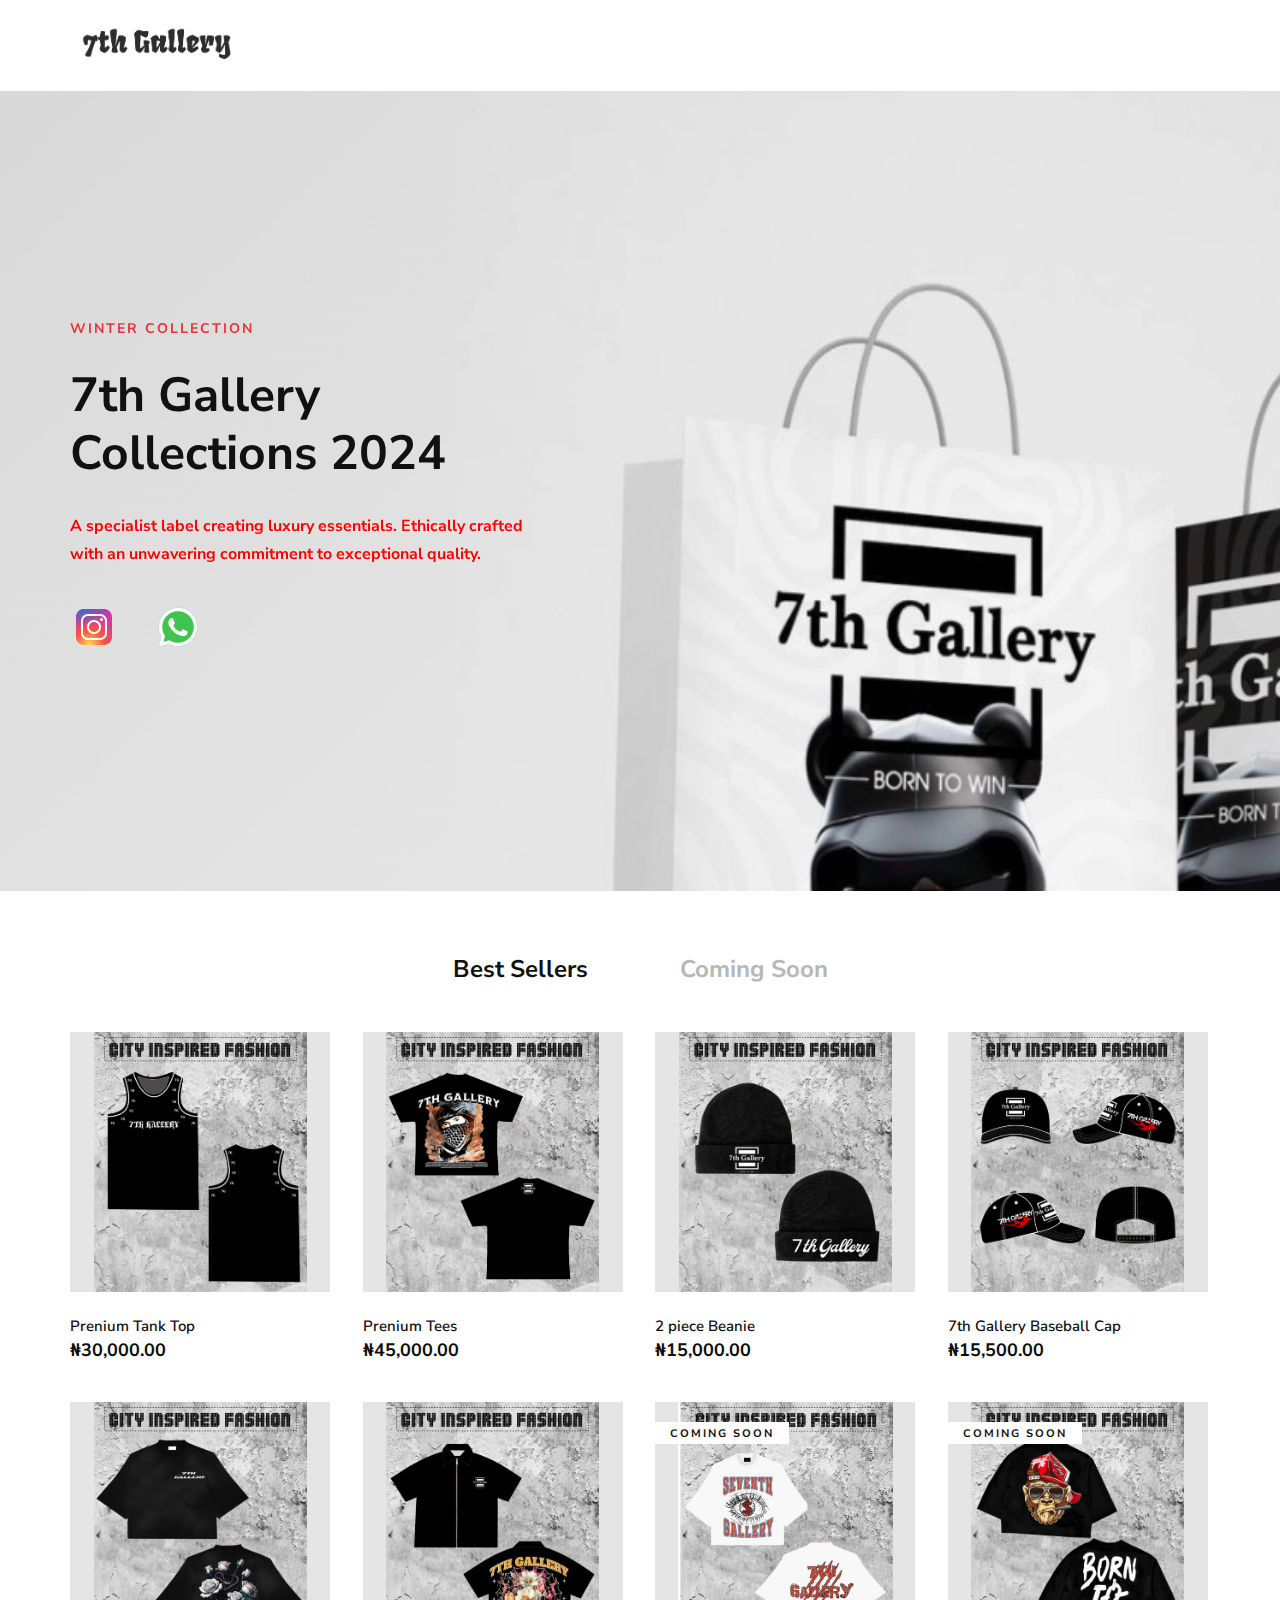
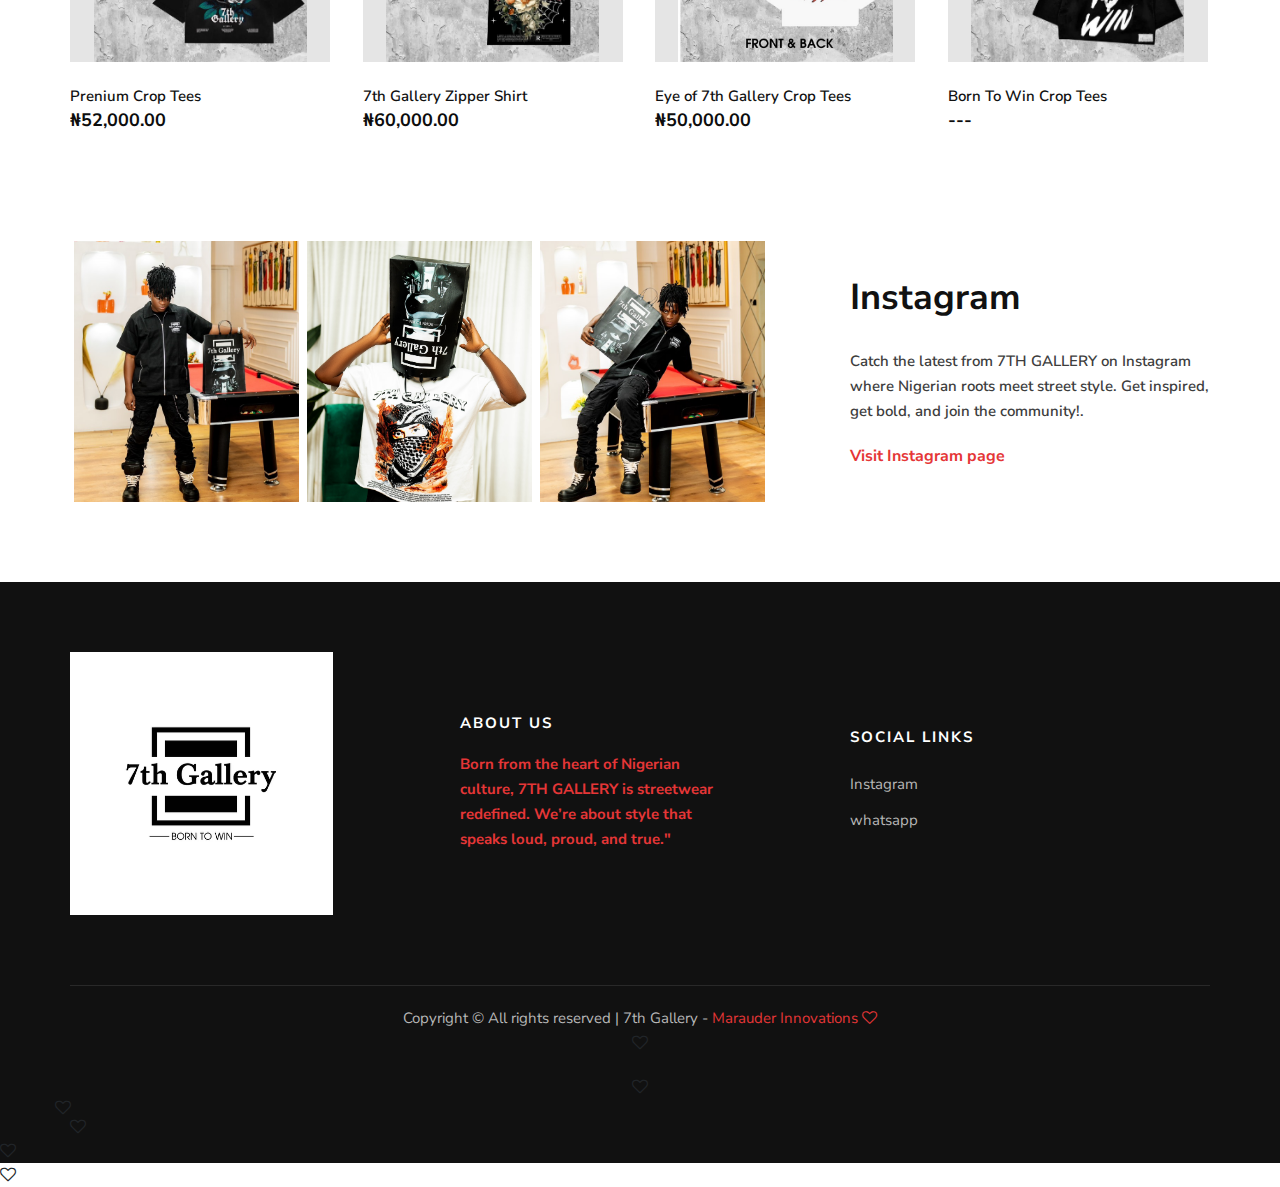
<file: index.html>
<!DOCTYPE html>
<html lang="zxx">

<head>
    <meta charset="UTF-8">
    <meta name="description" content="Male_Fashion Template">
    <meta name="keywords" content="Male_Fashion, unica, creative, html">
    <meta name="viewport" content="width=device-width, initial-scale=1.0">
    <meta http-equiv="X-UA-Compatible" content="ie=edge">
    <title>7th Gallery</title>

    <!-- Google Font -->
    <link href="https://fonts.googleapis.com/css2?family=Nunito+Sans:wght@300;400;600;700;800;900&display=swap"
        rel="stylesheet">

    <!-- Css Styles -->
    <link rel="stylesheet" href="css/bootstrap.min.css" type="text/css">
    <link rel="stylesheet" href="css/font-awesome.min.css" type="text/css">
    <link rel="stylesheet" href="css/elegant-icons.css" type="text/css">
    <link rel="stylesheet" href="css/magnific-popup.css" type="text/css">
    <link rel="stylesheet" href="css/nice-select.css" type="text/css">
    <link rel="stylesheet" href="css/owl.carousel.min.css" type="text/css">
    <link rel="stylesheet" href="css/slicknav.min.css" type="text/css">
    <link rel="stylesheet" href="css/style.css" type="text/css">
</head>

<body>
    <!-- Page Preloder -->
    <div id="preloder">
        <div class="loader"></div>
    </div>

    <!-- Offcanvas Menu Begin -->
    <div class="offcanvas-menu-overlay"></div>
    <div class="offcanvas-menu-wrapper">
        <div class="offcanvas__option">
            <div class="offcanvas__links">
                <a href="#">Sign in</a>
                <a href="#">FAQs</a>
            </div>
            <div class="offcanvas__top__hover">
                <span>Usd <i class="arrow_carrot-down"></i></span>
                <ul>
                    <li>USD</li>
                    <li>EUR</li>
                    <li>USD</li>
                </ul>
            </div>
        </div>
        <div class="offcanvas__nav__option">
            <a href="#" class="search-switch"><img src="img/icon/search.png" alt=""></a>
            <a href="#"><img src="img/icon/heart.png" alt=""></a>
            <a href="#"><img src="img/icon/cart.png" alt=""> <span>0</span></a>
            <div class="price">$0.00</div>
        </div>
        <div id="mobile-menu-wrap"></div>
        <div class="offcanvas__text">
            <p>Free shipping, 30-day return or refund guarantee.</p>
        </div>
    </div>
    <!-- Offcanvas Menu End -->

    <!-- Header Section Begin -->
    <header class="header">
        <div class="container">
            <div class="row">
                <div class="col-lg-3 col-md-3">
                    <div class="header__logo">
                        <a href="./index.html"><img src="img/logo.png" alt=""></a>
                    </div>
                </div>
                <div class="col-lg-6 col-md-6">
                    <nav class="header__menu mobile-menu">
                        <ul>
                            <!-- <li class="active"><a href="./index.html">Home</a></li> -->
                            <!-- <li><a href="./shop.html">Shop</a></li> -->
                            <!-- <li><a href="#">Pages</a>
                                <ul class="dropdown">
                                    <li><a href="./about.html">About Us</a></li>
                                    <li><a href="./shop-details.html">Shop Details</a></li>
                                    <li><a href="./shopping-cart.html">Shopping Cart</a></li>
                                    <li><a href="./checkout.html">Check Out</a></li>
                                    <li><a href="./blog-details.html">Blog Details</a></li>
                                </ul>
                            </li> -->
                            <!-- <li><a href="./blog.html">Blog</a></li> -->
                            <!-- <li><a href="./contact.html">Contacts</a></li> -->
                        </ul>
                    </nav>
                </div>
            </div>
        </div>
    </header>
    <!-- Header Section End -->

    <!-- Hero Section Begin -->
    <section class="hero">
        <div class="hero__slider owl-carousel">
            <div class="hero__items set-bg" data-setbg="img/hero/hero-5-sm.png">
                <div class="container">
                    <div class="row">
                        <div class="col-xl-5 col-lg-7 col-md-8">
                            <div class="hero__text">
                                <h6>Winter Collection</h6>
                                <h2>7th Gallery Collections 2024</h2>
                                <p>A specialist label creating luxury essentials. Ethically crafted with an unwavering
                                    commitment to exceptional quality.</p>
                                <div class="hero__social">
                                    <a target="_blank" href="https://www.instagram.com/7thgallerry/">
                                        <img alt="instagram" src="img/socials/instagram.png" />
                                    </a>
                                    <a target="_blank"
                                        href="https://api.whatsapp.com/send/?phone=2347038961467&text&type=phone_number&app_absent=0">
                                        <img alt="whatsapp" src="img/socials/whataspp.png" />
                                    </a>
                                </div>
                            </div>
                        </div>
                    </div>
                </div>
            </div>
        </div>
    </section>
    <!-- Hero Section End -->

    <!-- Banner Section Begin -->
    <!-- <section class="banner spad">
        <div class="container">
            <div class="row">
                <div class="col-lg-7 offset-lg-4">
                    <div class="banner__item">
                        <div class="banner__item__pic">
                            <img src="img/banner/banner-1.jpg" alt="">
                        </div>
                        <div class="banner__item__text">
                            <h2>Clothing Collections 2030</h2>
                            <a href="#">Shop now</a>
                        </div>
                    </div>
                </div>
                <div class="col-lg-5">
                    <div class="banner__item banner__item--middle">
                        <div class="banner__item__pic">
                            <img src="img/banner/banner-2.jpg" alt="">
                        </div>
                        <div class="banner__item__text">
                            <h2>Accessories</h2>
                            <a href="#">Shop now</a>
                        </div>
                    </div>
                </div>
                <div class="col-lg-7">
                    <div class="banner__item banner__item--last">
                        <div class="banner__item__pic">
                            <img src="img/banner/banner-3.jpg" alt="">
                        </div>
                        <div class="banner__item__text">
                            <h2>Shoes Spring 2030</h2>
                            <a href="#">Shop now</a>
                        </div>
                    </div>
                </div>
            </div>
        </div>
    </section> -->
    <!-- Banner Section End -->

    <!-- Product Section Begin -->
    <section id="product_section" class="product spad">
        <div class="container">
            <div class="row">
                <div class="col-lg-12">
                    <ul class="filter__controls">
                        <li class="active" data-filter="*">Best Sellers</li>
                        <li data-filter=".coming-soon">Coming Soon</li>
                    </ul>
                </div>
            </div>
            <div class="row product__filter">
                <div class="col-lg-3 col-md-6 col-sm-6 col-md-6 col-sm-6 mix">
                    <div class="product__item">
                        <div class="product__item__pic set-bg" data-setbg="img/product/7thgallery-prenium-tank-top.jpg">
                            <ul class="product__hover">
                                <li><a href="#"><img src="img/icon/heart.png" alt=""></a></li>
                            </ul>
                        </div>
                        <div class="product__item__text">
                            <h6>Prenium Tank Top</h6>
                            <a href="#" class="add-cart">+ Add To Cart</a>
                            <h5>₦30,000.00</h5>
                        </div>
                    </div>
                </div>
                <div class="col-lg-3 col-md-6 col-sm-6 col-md-6 col-sm-6 mix">
                    <div class="product__item">
                        <div class="product__item__pic set-bg" data-setbg="img/product/7thgallery-prenium-tees.jpg">
                            <ul class="product__hover">
                                <li><a href="#"><img src="img/icon/heart.png" alt=""></a></li>
                            </ul>
                        </div>
                        <div class="product__item__text">
                            <h6>Prenium Tees</h6>
                            <a href="#" class="add-cart">+ Add To Cart</a>
                            <h5>₦45,000.00</h5>
                        </div>
                    </div>
                </div>
                <div class="col-lg-3 col-md-6 col-sm-6 col-md-6 col-sm-6 mix">
                    <div class="product__item sale">
                        <div class="product__item__pic set-bg" data-setbg="img/product/7thgallery-2piece-beanie.jpg">
                            <ul class="product__hover">
                                <li><a href="#"><img src="img/icon/heart.png" alt=""></a></li>
                            </ul>
                        </div>
                        <div class="product__item__text">
                            <h6>2 piece Beanie</h6>
                            <a href="#" class="add-cart">+ Add To Cart</a>
                            <h5>₦15,000.00</h5>
                        </div>
                    </div>
                </div>
                <div class="col-lg-3 col-md-6 col-sm-6 col-md-6 col-sm-6 mix">
                    <div class="product__item">
                        <div class="product__item__pic set-bg" data-setbg="img/product/7thgallery-baseball-cap.jpg">
                            <ul class="product__hover">
                                <li><a href="#"><img src="img/icon/heart.png" alt=""></a></li>
                            </ul>
                        </div>
                        <div class="product__item__text">
                            <h6>7th Gallery Baseball Cap</h6>
                            <a href="#" class="add-cart">+ Add To Cart</a>
                            <h5>₦15,500.00</h5>
                        </div>
                    </div>
                </div>
                <div class="col-lg-3 col-md-6 col-sm-6 col-md-6 col-sm-6 mix">
                    <div class="product__item">
                        <div class="product__item__pic set-bg"
                            data-setbg="img/product/7thgallery-prenium-crop-tees.jpg">
                            <ul class="product__hover">
                                <li><a href="#"><img src="img/icon/heart.png" alt=""></a></li>
                            </ul>
                        </div>
                        <div class="product__item__text">
                            <h6>Prenium Crop Tees</h6>
                            <a href="#" class="add-cart">+ Add To Cart</a>
                            <h5>₦52,000.00</h5>
                        </div>
                    </div>
                </div>
                <div class="col-lg-3 col-md-6 col-sm-6 col-md-6 col-sm-6 mix">
                    <div class="product__item">
                        <div class="product__item__pic set-bg" data-setbg="img/product/7thgallery-zipper-shirt.jpg">
                            <ul class="product__hover">
                                <li><a href="#"><img src="img/icon/heart.png" alt=""></a></li>
                            </ul>
                        </div>
                        <div class="product__item__text">
                            <h6>7th Gallery Zipper Shirt</h6>
                            <a href="#" class="add-cart">+ Add To Cart</a>
                            <h5>₦60,000.00</h5>
                        </div>
                    </div>
                </div>
                <div class="col-lg-3 col-md-6 col-sm-6 col-md-6 col-sm-6 mix coming-soon">
                    <div class="product__item">
                        <div class="product__item__pic set-bg"
                            data-setbg="img/product/7thgallery-eye-of-7g-crop-tees.jpg">
                            <span class="label">Coming Soon</span>
                            <ul class="product__hover">
                                <li><a href="#"><img src="img/icon/heart.png" alt=""></a></li>
                            </ul>
                        </div>
                        <div class="product__item__text">
                            <h6>Eye of 7th Gallery Crop Tees</h6>
                            <a href="#" class="add-cart">+ Add To Cart</a>
                            <h5>₦50,000.00</h5>
                        </div>
                    </div>
                </div>
                <div class="col-lg-3 col-md-6 col-sm-6 col-md-6 col-sm-6 mix coming-soon">
                    <div class="product__item new">
                        <div class="product__item__pic set-bg"
                            data-setbg="img/product/7thgallery-born-to-win-crop-tees.jpg">
                            <span class="label">Coming Soon</span>
                            <ul class="product__hover">
                                <li><a href="#"><img src="img/icon/heart.png" alt=""></a></li>
                            </ul>
                        </div>
                        <div class="product__item__text">
                            <h6>Born To Win Crop Tees</h6>
                            <a href="#" class="add-cart">+ Add To Cart</a>
                            <!-- <div class="rating">
                                <i class="fa fa-star"></i>
                                <i class="fa fa-star"></i>
                                <i class="fa fa-star"></i>
                                <i class="fa fa-star"></i>
                                <i class="fa fa-star-o"></i>
                            </div> -->
                            <h5>---</h5>
                        </div>
                    </div>
                </div>
            </div>
        </div>
    </section>
    <!-- Product Section End -->

    <!-- Categories Section Begin -->
    <!-- Categories Section End -->

    <!-- Instagram Section Begin -->
    <section class="instagram">
        <div class="container">
            <div class="row">
                <div class="col-lg-8">
                    <div class="instagram__pic">
                        <div class="instagram__pic__item set-bg" data-setbg="img/instagram/insta-1.jpg"></div>
                        <div class="instagram__pic__item set-bg" data-setbg="img/instagram/insta-2.jpeg"></div>
                        <div class="instagram__pic__item set-bg" data-setbg="img/instagram/insta-3.jpg"></div>
                    </div>
                </div>
                <div class="col-lg-4">
                    <div class="instagram__text">
                        <h2>Instagram</h2>
                        <p>Catch the latest from 7TH GALLERY on Instagram where Nigerian roots meet street style. Get
                            inspired, get bold, and join
                            the community!.</p>
                        <a href="https://www.instagram.com/7thgallerry/" target="_blank">Visit Instagram page</a>
                    </div>
                </div>
            </div>
        </div>
    </section>
    <!-- Instagram Section End -->

    <!-- Footer Section Begin -->
    <footer class="footer">
        <div class="container">
            <div class="row">
                <div class="col-lg-3 col-md-6 col-sm-6">
                    <div class="footer__about">
                        <div class="footer__logo">
                            <a href="#"><img src="img/footer-logo.png" alt=""></a>
                        </div>
                    </div>
                </div>
                <div class="col-lg-3 offset-lg-1 col-md-2 col-sm-2">
                    <div class="footer__widget">
                        <h6>About Us</h6>
                        <p>Born from the heart of Nigerian culture, 7TH GALLERY is streetwear redefined. We’re about
                            style that speaks loud, proud,
                            and true."</p>
                    </div>
                </div>
                <div class="col-lg-3 offset-lg-1 col-md-2 col-sm-2">
                    <div class="footer__widget">
                        <h6>Social Links</h6>
                        <ul>
                            <li><a href="https://www.instagram.com/7thgallerry/" target="_blank">Instagram</a></li>
                            <li><a href="https://api.whatsapp.com/send/?phone=2347038961467&text&type=phone_number&app_absent=0"
                                    target="_blank">whatsapp</a></li>
                        </ul>
                    </div>
                </div>
            </div>
            <div class="row">
                <div class="col-lg-12 text-center">
                    <div class="footer__copyright__text">
                        <p>Copyright ©
                            <script>
                                2024
                            </script>
                            All rights reserved | 7th Gallery - <a>Marauder Innovations</a> <i class="fa fa-heart-o"
                                aria-hidden="true">
                        </p>
                    </div>
                </div>
            </div>
        </div>
    </footer>
    <!-- Footer Section End -->

    <!-- Search Begin -->
    <div class="search-model">
        <div class="h-100 d-flex align-items-center justify-content-center">
            <div class="search-close-switch">+</div>
            <form class="search-model-form">
                <input type="text" id="search-input" placeholder="Search here.....">
            </form>
        </div>
    </div>
    <!-- Search End -->

    <!-- Js Plugins -->
    <script src="js/jquery-3.3.1.min.js"></script>
    <script src="js/bootstrap.min.js"></script>
    <script src="js/jquery.nice-select.min.js"></script>
    <script src="js/jquery.nicescroll.min.js"></script>
    <script src="js/jquery.magnific-popup.min.js"></script>
    <script src="js/jquery.countdown.min.js"></script>
    <script src="js/jquery.slicknav.js"></script>
    <script src="js/mixitup.min.js"></script>
    <script src="js/owl.carousel.min.js"></script>
    <script src="js/main.js"></script>
</body>

</html>
</file>
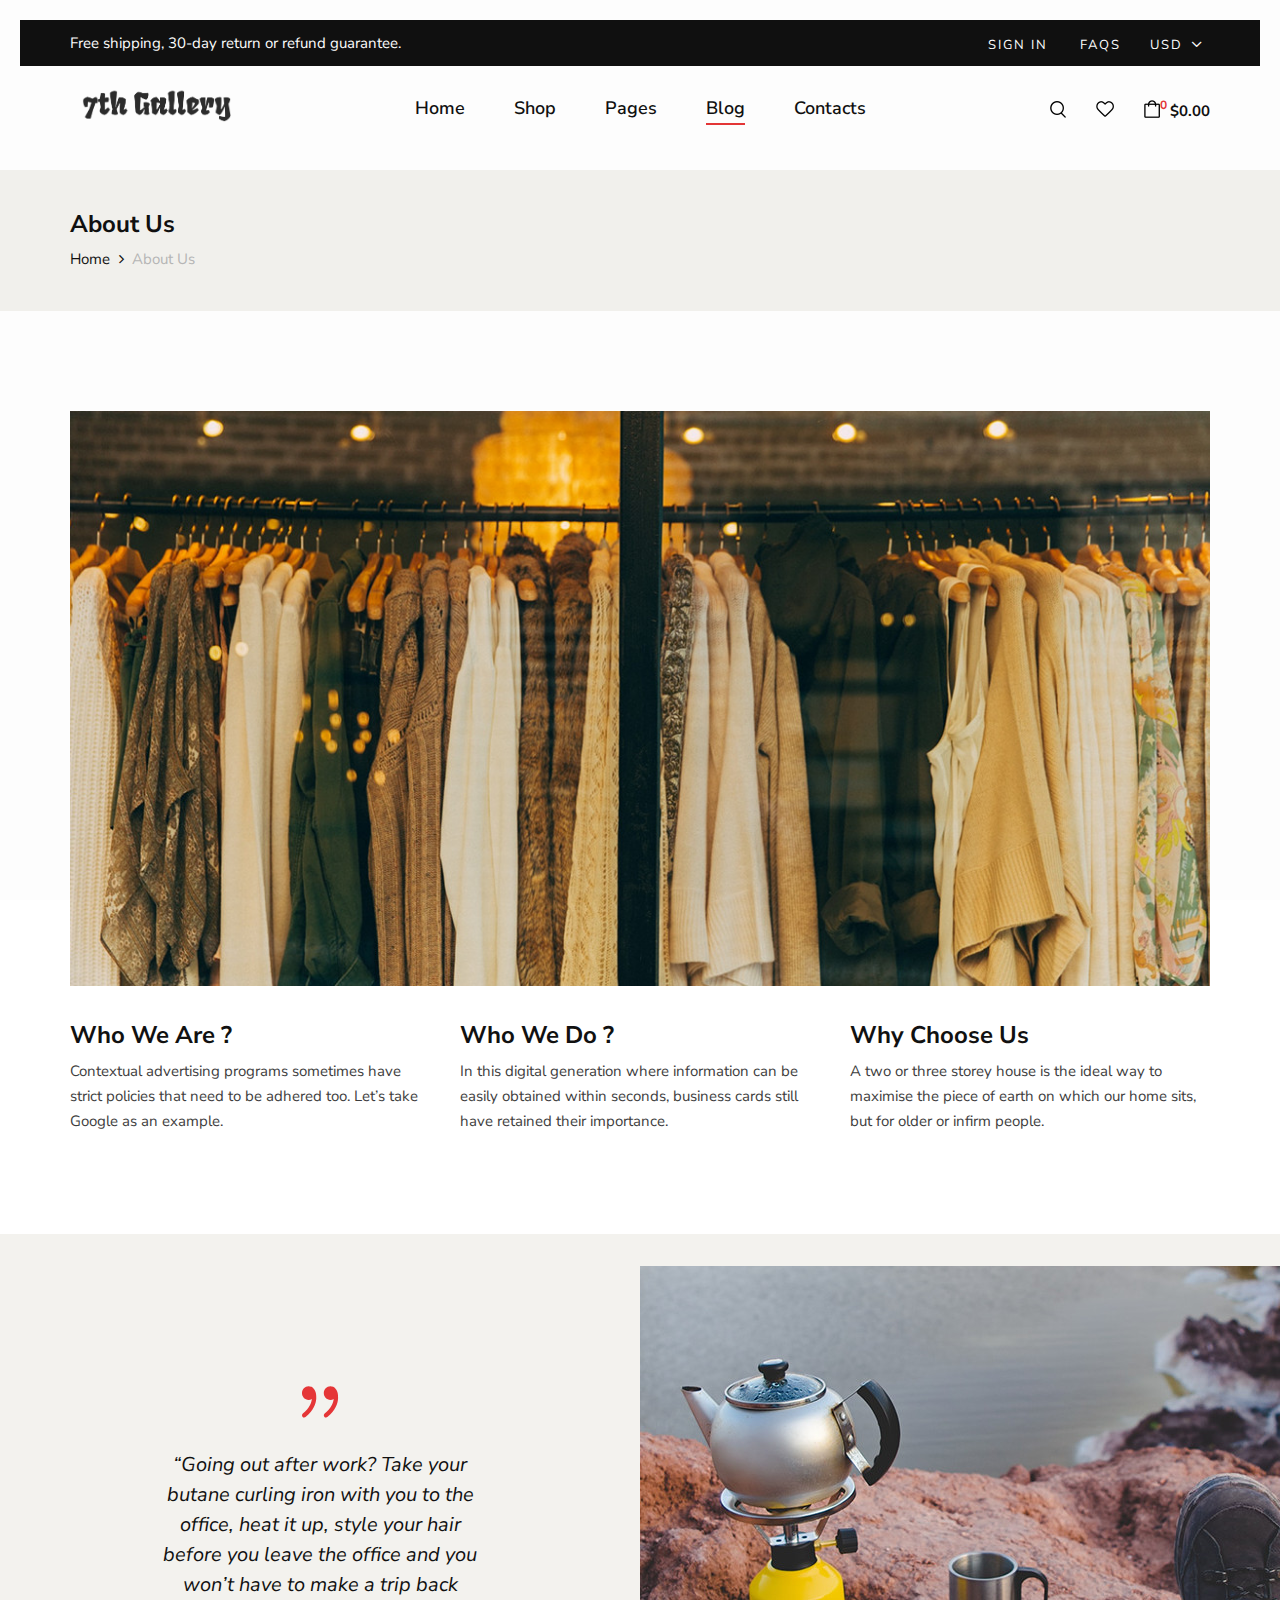
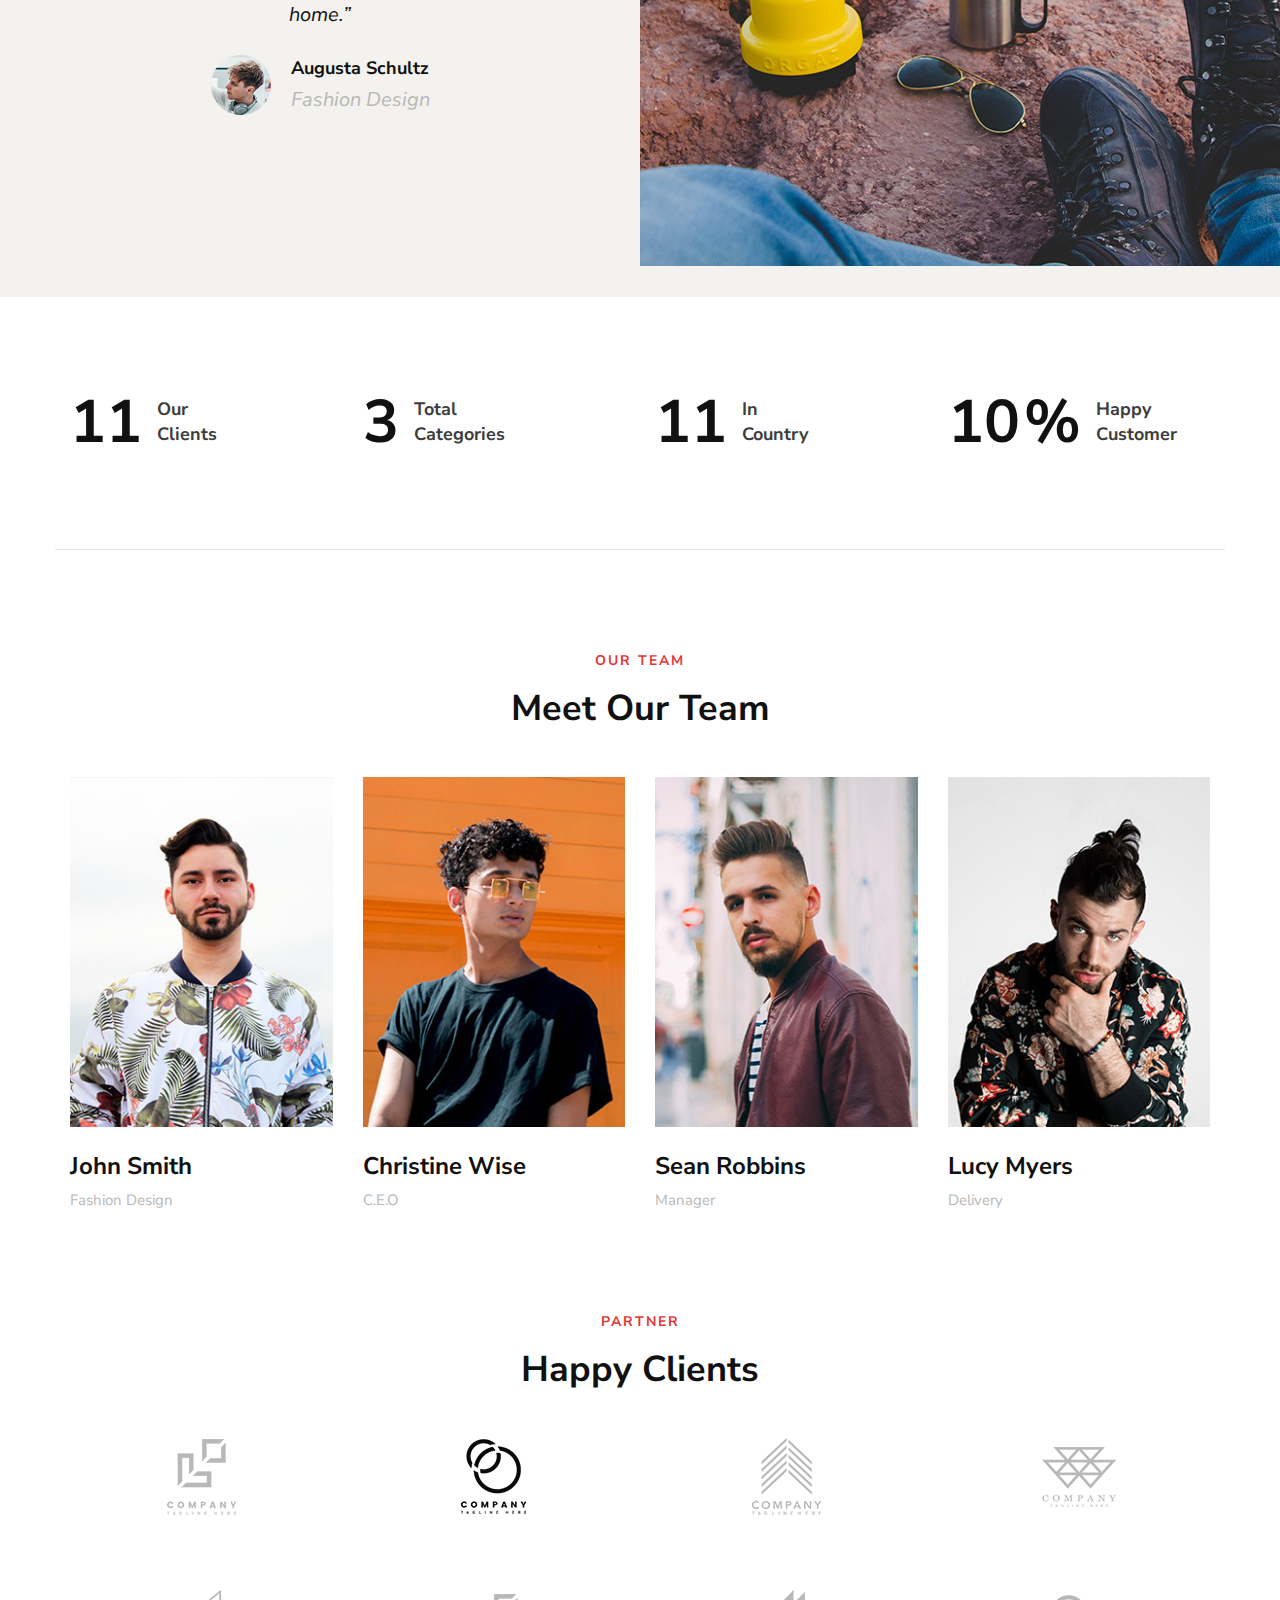
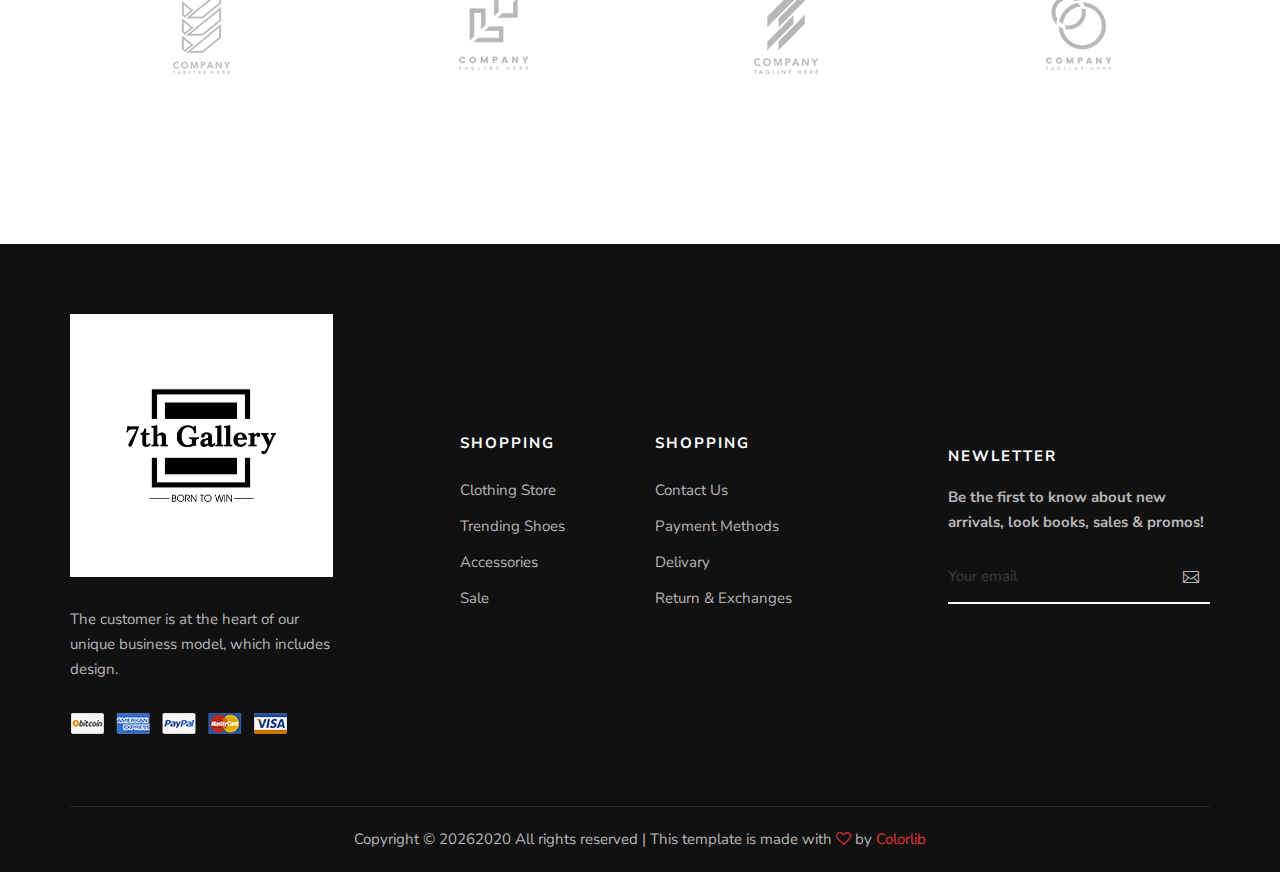
<file: about.html>
<!DOCTYPE html>
<html lang="zxx">

<head>
    <meta charset="UTF-8">
    <meta name="description" content="Male_Fashion Template">
    <meta name="keywords" content="Male_Fashion, unica, creative, html">
    <meta name="viewport" content="width=device-width, initial-scale=1.0">
    <meta http-equiv="X-UA-Compatible" content="ie=edge">
    <title>Male-Fashion | Template</title>

    <!-- Google Font -->
    <link href="https://fonts.googleapis.com/css2?family=Nunito+Sans:wght@300;400;600;700;800;900&display=swap"
    rel="stylesheet">

    <!-- Css Styles -->
    <link rel="stylesheet" href="css/bootstrap.min.css" type="text/css">
    <link rel="stylesheet" href="css/font-awesome.min.css" type="text/css">
    <link rel="stylesheet" href="css/elegant-icons.css" type="text/css">
    <link rel="stylesheet" href="css/magnific-popup.css" type="text/css">
    <link rel="stylesheet" href="css/nice-select.css" type="text/css">
    <link rel="stylesheet" href="css/owl.carousel.min.css" type="text/css">
    <link rel="stylesheet" href="css/slicknav.min.css" type="text/css">
    <link rel="stylesheet" href="css/style.css" type="text/css">
</head>

<body>
    <!-- Page Preloder -->
    <div id="preloder">
        <div class="loader"></div>
    </div>

    <!-- Offcanvas Menu Begin -->
    <div class="offcanvas-menu-overlay"></div>
    <div class="offcanvas-menu-wrapper">
        <div class="offcanvas__option">
            <div class="offcanvas__links">
                <a href="#">Sign in</a>
                <a href="#">FAQs</a>
            </div>
            <div class="offcanvas__top__hover">
                <span>Usd <i class="arrow_carrot-down"></i></span>
                <ul>
                    <li>USD</li>
                    <li>EUR</li>
                    <li>USD</li>
                </ul>
            </div>
        </div>
        <div class="offcanvas__nav__option">
            <a href="#" class="search-switch"><img src="img/icon/search.png" alt=""></a>
            <a href="#"><img src="img/icon/heart.png" alt=""></a>
            <a href="#"><img src="img/icon/cart.png" alt=""> <span>0</span></a>
            <div class="price">$0.00</div>
        </div>
        <div id="mobile-menu-wrap"></div>
        <div class="offcanvas__text">
            <p>Free shipping, 30-day return or refund guarantee.</p>
        </div>
    </div>
    <!-- Offcanvas Menu End -->

    <!-- Header Section Begin -->
    <header class="header">
        <div class="header__top">
            <div class="container">
                <div class="row">
                    <div class="col-lg-6 col-md-7">
                        <div class="header__top__left">
                            <p>Free shipping, 30-day return or refund guarantee.</p>
                        </div>
                    </div>
                    <div class="col-lg-6 col-md-5">
                        <div class="header__top__right">
                            <div class="header__top__links">
                                <a href="#">Sign in</a>
                                <a href="#">FAQs</a>
                            </div>
                            <div class="header__top__hover">
                                <span>Usd <i class="arrow_carrot-down"></i></span>
                                <ul>
                                    <li>USD</li>
                                    <li>EUR</li>
                                    <li>USD</li>
                                </ul>
                            </div>
                        </div>
                    </div>
                </div>
            </div>
        </div>
        <div class="container">
            <div class="row">
                <div class="col-lg-3 col-md-3">
                    <div class="header__logo">
                        <a href="./index.html"><img src="img/logo.png" alt=""></a>
                    </div>
                </div>
                <div class="col-lg-6 col-md-6">
                    <nav class="header__menu mobile-menu">
                        <ul>
                            <li><a href="./index.html">Home</a></li>
                            <li><a href="./shop.html">Shop</a></li>
                            <li><a href="#">Pages</a>
                                <ul class="dropdown">
                                    <li><a href="./about.html">About Us</a></li>
                                    <li><a href="./shop-details.html">Shop Details</a></li>
                                    <li><a href="./shopping-cart.html">Shopping Cart</a></li>
                                    <li><a href="./checkout.html">Check Out</a></li>
                                    <li><a href="./blog-details.html">Blog Details</a></li>
                                </ul>
                            </li>
                            <li class="active"><a href="./blog.html">Blog</a></li>
                            <li><a href="./contact.html">Contacts</a></li>
                        </ul>
                    </nav>
                </div>
                <div class="col-lg-3 col-md-3">
                    <div class="header__nav__option">
                        <a href="#" class="search-switch"><img src="img/icon/search.png" alt=""></a>
                        <a href="#"><img src="img/icon/heart.png" alt=""></a>
                        <a href="#"><img src="img/icon/cart.png" alt=""> <span>0</span></a>
                        <div class="price">$0.00</div>
                    </div>
                </div>
            </div>
            <div class="canvas__open"><i class="fa fa-bars"></i></div>
        </div>
    </header>
    <!-- Header Section End -->

    <!-- Breadcrumb Section Begin -->
    <section class="breadcrumb-option">
        <div class="container">
            <div class="row">
                <div class="col-lg-12">
                    <div class="breadcrumb__text">
                        <h4>About Us</h4>
                        <div class="breadcrumb__links">
                            <a href="./index.html">Home</a>
                            <span>About Us</span>
                        </div>
                    </div>
                </div>
            </div>
        </div>
    </section>
    <!-- Breadcrumb Section End -->

    <!-- About Section Begin -->
    <section class="about spad">
        <div class="container">
            <div class="row">
                <div class="col-lg-12">
                    <div class="about__pic">
                        <img src="img/about/about-us.jpg" alt="">
                    </div>
                </div>
            </div>
            <div class="row">
                <div class="col-lg-4 col-md-4 col-sm-6">
                    <div class="about__item">
                        <h4>Who We Are ?</h4>
                        <p>Contextual advertising programs sometimes have strict policies that need to be adhered too.
                        Let’s take Google as an example.</p>
                    </div>
                </div>
                <div class="col-lg-4 col-md-4 col-sm-6">
                    <div class="about__item">
                        <h4>Who We Do ?</h4>
                        <p>In this digital generation where information can be easily obtained within seconds, business
                        cards still have retained their importance.</p>
                    </div>
                </div>
                <div class="col-lg-4 col-md-4 col-sm-6">
                    <div class="about__item">
                        <h4>Why Choose Us</h4>
                        <p>A two or three storey house is the ideal way to maximise the piece of earth on which our home
                        sits, but for older or infirm people.</p>
                    </div>
                </div>
            </div>
        </div>
    </section>
    <!-- About Section End -->

    <!-- Testimonial Section Begin -->
    <section class="testimonial">
        <div class="container-fluid">
            <div class="row">
                <div class="col-lg-6 p-0">
                    <div class="testimonial__text">
                        <span class="icon_quotations"></span>
                        <p>“Going out after work? Take your butane curling iron with you to the office, heat it up,
                            style your hair before you leave the office and you won’t have to make a trip back home.”
                        </p>
                        <div class="testimonial__author">
                            <div class="testimonial__author__pic">
                                <img src="img/about/testimonial-author.jpg" alt="">
                            </div>
                            <div class="testimonial__author__text">
                                <h5>Augusta Schultz</h5>
                                <p>Fashion Design</p>
                            </div>
                        </div>
                    </div>
                </div>
                <div class="col-lg-6 p-0">
                    <div class="testimonial__pic set-bg" data-setbg="img/about/testimonial-pic.jpg"></div>
                </div>
            </div>
        </div>
    </section>
    <!-- Testimonial Section End -->

    <!-- Counter Section Begin -->
    <section class="counter spad">
        <div class="container">
            <div class="row">
                <div class="col-lg-3 col-md-6 col-sm-6">
                    <div class="counter__item">
                        <div class="counter__item__number">
                            <h2 class="cn_num">102</h2>
                        </div>
                        <span>Our <br />Clients</span>
                    </div>
                </div>
                <div class="col-lg-3 col-md-6 col-sm-6">
                    <div class="counter__item">
                        <div class="counter__item__number">
                            <h2 class="cn_num">30</h2>
                        </div>
                        <span>Total <br />Categories</span>
                    </div>
                </div>
                <div class="col-lg-3 col-md-6 col-sm-6">
                    <div class="counter__item">
                        <div class="counter__item__number">
                            <h2 class="cn_num">102</h2>
                        </div>
                        <span>In <br />Country</span>
                    </div>
                </div>
                <div class="col-lg-3 col-md-6 col-sm-6">
                    <div class="counter__item">
                        <div class="counter__item__number">
                            <h2 class="cn_num">98</h2>
                            <strong>%</strong>
                        </div>
                        <span>Happy <br />Customer</span>
                    </div>
                </div>
            </div>
        </div>
    </section>
    <!-- Counter Section End -->

    <!-- Team Section Begin -->
    <section class="team spad">
        <div class="container">
            <div class="row">
                <div class="col-lg-12">
                    <div class="section-title">
                        <span>Our Team</span>
                        <h2>Meet Our Team</h2>
                    </div>
                </div>
            </div>
            <div class="row">
                <div class="col-lg-3 col-md-6 col-sm-6">
                    <div class="team__item">
                        <img src="img/about/team-1.jpg" alt="">
                        <h4>John Smith</h4>
                        <span>Fashion Design</span>
                    </div>
                </div>
                <div class="col-lg-3 col-md-6 col-sm-6">
                    <div class="team__item">
                        <img src="img/about/team-2.jpg" alt="">
                        <h4>Christine Wise</h4>
                        <span>C.E.O</span>
                    </div>
                </div>
                <div class="col-lg-3 col-md-6 col-sm-6">
                    <div class="team__item">
                        <img src="img/about/team-3.jpg" alt="">
                        <h4>Sean Robbins</h4>
                        <span>Manager</span>
                    </div>
                </div>
                <div class="col-lg-3 col-md-6 col-sm-6">
                    <div class="team__item">
                        <img src="img/about/team-4.jpg" alt="">
                        <h4>Lucy Myers</h4>
                        <span>Delivery</span>
                    </div>
                </div>
            </div>
        </div>
    </section>
    <!-- Team Section End -->

    <!-- Client Section Begin -->
    <section class="clients spad">
        <div class="container">
            <div class="row">
                <div class="col-lg-12">
                    <div class="section-title">
                        <span>Partner</span>
                        <h2>Happy Clients</h2>
                    </div>
                </div>
            </div>
            <div class="row">
                <div class="col-lg-3 col-md-4 col-sm-4 col-6">
                    <a href="#" class="client__item"><img src="img/clients/client-1.png" alt=""></a>
                </div>
                <div class="col-lg-3 col-md-4 col-sm-4 col-6">
                    <a href="#" class="client__item"><img src="img/clients/client-2.png" alt=""></a>
                </div>
                <div class="col-lg-3 col-md-4 col-sm-4 col-6">
                    <a href="#" class="client__item"><img src="img/clients/client-3.png" alt=""></a>
                </div>
                <div class="col-lg-3 col-md-4 col-sm-4 col-6">
                    <a href="#" class="client__item"><img src="img/clients/client-4.png" alt=""></a>
                </div>
                <div class="col-lg-3 col-md-4 col-sm-4 col-6">
                    <a href="#" class="client__item"><img src="img/clients/client-5.png" alt=""></a>
                </div>
                <div class="col-lg-3 col-md-4 col-sm-4 col-6">
                    <a href="#" class="client__item"><img src="img/clients/client-6.png" alt=""></a>
                </div>
                <div class="col-lg-3 col-md-4 col-sm-4 col-6">
                    <a href="#" class="client__item"><img src="img/clients/client-7.png" alt=""></a>
                </div>
                <div class="col-lg-3 col-md-4 col-sm-4 col-6">
                    <a href="#" class="client__item"><img src="img/clients/client-8.png" alt=""></a>
                </div>
            </div>
        </div>
    </section>
    <!-- Client Section End -->

    <!-- Footer Section Begin -->
    <footer class="footer">
        <div class="container">
            <div class="row">
                <div class="col-lg-3 col-md-6 col-sm-6">
                    <div class="footer__about">
                        <div class="footer__logo">
                            <a href="#"><img src="img/footer-logo.png" alt=""></a>
                        </div>
                        <p>The customer is at the heart of our unique business model, which includes design.</p>
                        <a href="#"><img src="img/payment.png" alt=""></a>
                    </div>
                </div>
                <div class="col-lg-2 offset-lg-1 col-md-3 col-sm-6">
                    <div class="footer__widget">
                        <h6>Shopping</h6>
                        <ul>
                            <li><a href="#">Clothing Store</a></li>
                            <li><a href="#">Trending Shoes</a></li>
                            <li><a href="#">Accessories</a></li>
                            <li><a href="#">Sale</a></li>
                        </ul>
                    </div>
                </div>
                <div class="col-lg-2 col-md-3 col-sm-6">
                    <div class="footer__widget">
                        <h6>Shopping</h6>
                        <ul>
                            <li><a href="#">Contact Us</a></li>
                            <li><a href="#">Payment Methods</a></li>
                            <li><a href="#">Delivary</a></li>
                            <li><a href="#">Return & Exchanges</a></li>
                        </ul>
                    </div>
                </div>
                <div class="col-lg-3 offset-lg-1 col-md-6 col-sm-6">
                    <div class="footer__widget">
                        <h6>NewLetter</h6>
                        <div class="footer__newslatter">
                            <p>Be the first to know about new arrivals, look books, sales & promos!</p>
                            <form action="#">
                                <input type="text" placeholder="Your email">
                                <button type="submit"><span class="icon_mail_alt"></span></button>
                            </form>
                        </div>
                    </div>
                </div>
            </div>
            <div class="row">
                <div class="col-lg-12 text-center">
                    <div class="footer__copyright__text">
                        <!-- Link back to Colorlib can't be removed. Template is licensed under CC BY 3.0. -->
                        <p>Copyright ©
                            <script>
                                document.write(new Date().getFullYear());
                            </script>2020
                            All rights reserved | This template is made with <i class="fa fa-heart-o"
                            aria-hidden="true"></i> by <a href="https://colorlib.com" target="_blank">Colorlib</a>
                        </p>
                        <!-- Link back to Colorlib can't be removed. Template is licensed under CC BY 3.0. -->
                    </div>
                </div>
            </div>
        </div>
    </footer>
    <!-- Footer Section End -->

    <!-- Search Begin -->
    <div class="search-model">
        <div class="h-100 d-flex align-items-center justify-content-center">
            <div class="search-close-switch">+</div>
            <form class="search-model-form">
                <input type="text" id="search-input" placeholder="Search here.....">
            </form>
        </div>
    </div>
    <!-- Search End -->

    <!-- Js Plugins -->
    <script src="js/jquery-3.3.1.min.js"></script>
    <script src="js/bootstrap.min.js"></script>
    <script src="js/jquery.nice-select.min.js"></script>
    <script src="js/jquery.nicescroll.min.js"></script>
    <script src="js/jquery.magnific-popup.min.js"></script>
    <script src="js/jquery.countdown.min.js"></script>
    <script src="js/jquery.slicknav.js"></script>
    <script src="js/mixitup.min.js"></script>
    <script src="js/owl.carousel.min.js"></script>
    <script src="js/main.js"></script>
</body>

</html>
</file>
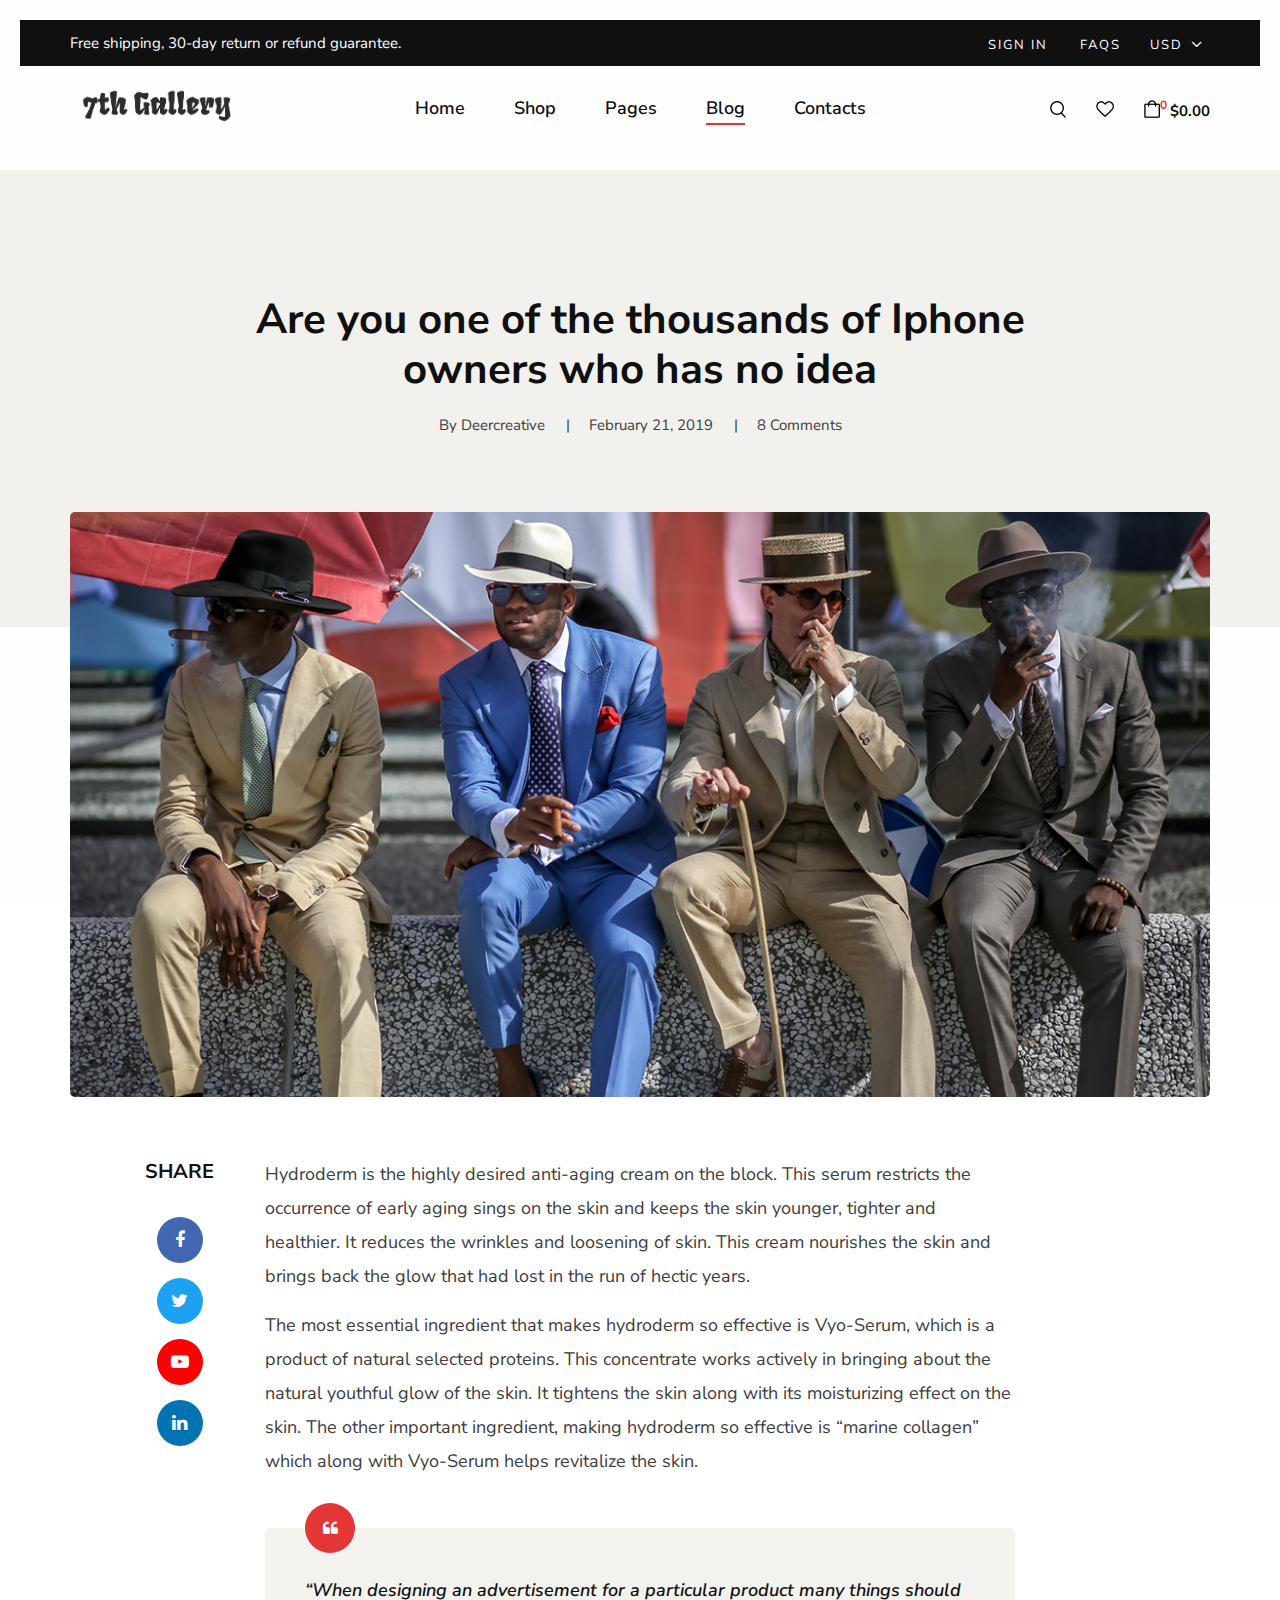
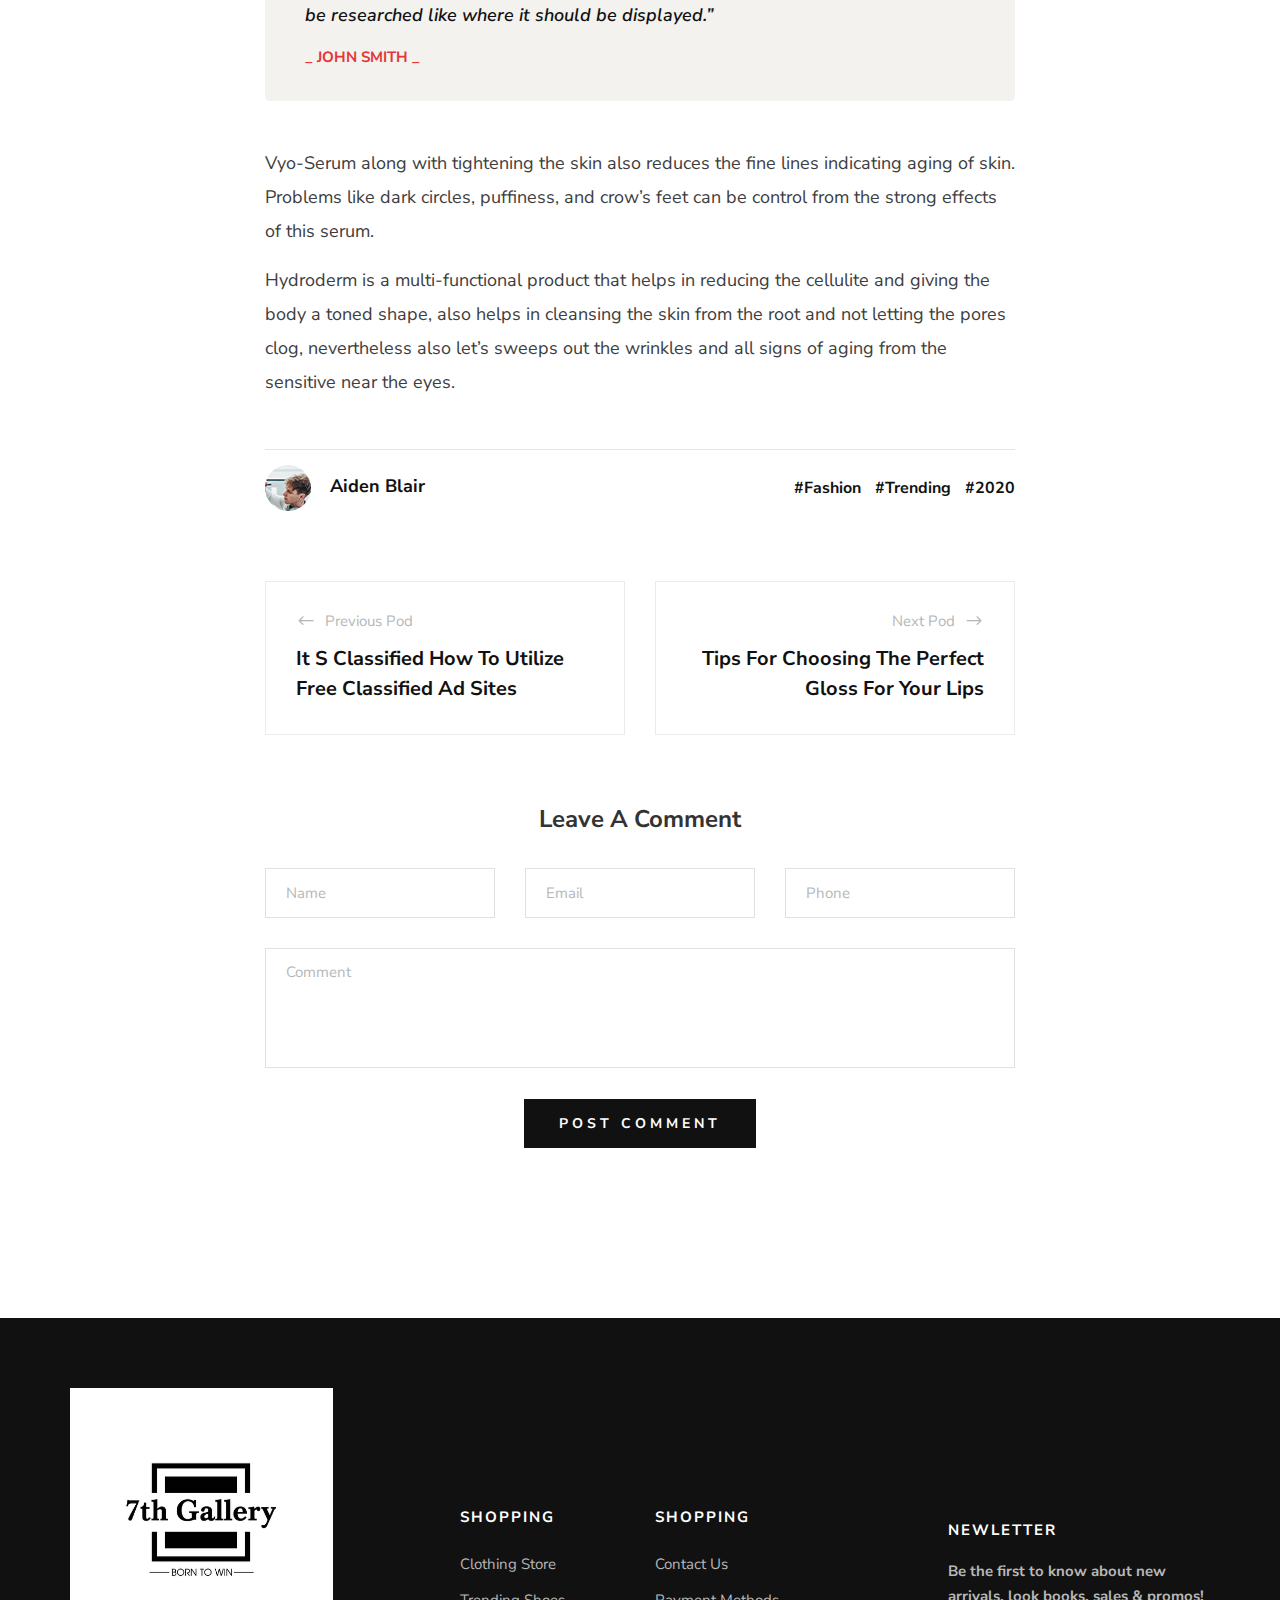
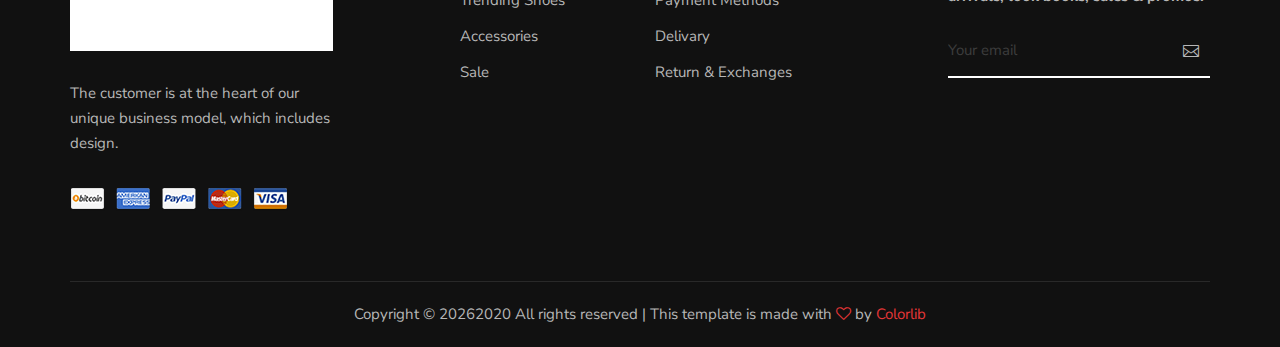
<file: blog-details.html>
<!DOCTYPE html>
<html lang="zxx">

<head>
    <meta charset="UTF-8">
    <meta name="description" content="Male_Fashion Template">
    <meta name="keywords" content="Male_Fashion, unica, creative, html">
    <meta name="viewport" content="width=device-width, initial-scale=1.0">
    <meta http-equiv="X-UA-Compatible" content="ie=edge">
    <title>Male-Fashion | Template</title>

    <!-- Google Font -->
    <link href="https://fonts.googleapis.com/css2?family=Nunito+Sans:wght@300;400;600;700;800;900&display=swap"
        rel="stylesheet">

    <!-- Css Styles -->
    <link rel="stylesheet" href="css/bootstrap.min.css" type="text/css">
    <link rel="stylesheet" href="css/font-awesome.min.css" type="text/css">
    <link rel="stylesheet" href="css/elegant-icons.css" type="text/css">
    <link rel="stylesheet" href="css/magnific-popup.css" type="text/css">
    <link rel="stylesheet" href="css/nice-select.css" type="text/css">
    <link rel="stylesheet" href="css/owl.carousel.min.css" type="text/css">
    <link rel="stylesheet" href="css/slicknav.min.css" type="text/css">
    <link rel="stylesheet" href="css/style.css" type="text/css">
</head>

<body>
    <!-- Page Preloder -->
    <div id="preloder">
        <div class="loader"></div>
    </div>

    <!-- Offcanvas Menu Begin -->
    <div class="offcanvas-menu-overlay"></div>
    <div class="offcanvas-menu-wrapper">
        <div class="offcanvas__option">
            <div class="offcanvas__links">
                <a href="#">Sign in</a>
                <a href="#">FAQs</a>
            </div>
            <div class="offcanvas__top__hover">
                <span>Usd <i class="arrow_carrot-down"></i></span>
                <ul>
                    <li>USD</li>
                    <li>EUR</li>
                    <li>USD</li>
                </ul>
            </div>
        </div>
        <div class="offcanvas__nav__option">
            <a href="#" class="search-switch"><img src="img/icon/search.png" alt=""></a>
            <a href="#"><img src="img/icon/heart.png" alt=""></a>
            <a href="#"><img src="img/icon/cart.png" alt=""> <span>0</span></a>
            <div class="price">$0.00</div>
        </div>
        <div id="mobile-menu-wrap"></div>
        <div class="offcanvas__text">
            <p>Free shipping, 30-day return or refund guarantee.</p>
        </div>
    </div>
    <!-- Offcanvas Menu End -->

    <!-- Header Section Begin -->
    <header class="header">
        <div class="header__top">
            <div class="container">
                <div class="row">
                    <div class="col-lg-6 col-md-7">
                        <div class="header__top__left">
                            <p>Free shipping, 30-day return or refund guarantee.</p>
                        </div>
                    </div>
                    <div class="col-lg-6 col-md-5">
                        <div class="header__top__right">
                            <div class="header__top__links">
                                <a href="#">Sign in</a>
                                <a href="#">FAQs</a>
                            </div>
                            <div class="header__top__hover">
                                <span>Usd <i class="arrow_carrot-down"></i></span>
                                <ul>
                                    <li>USD</li>
                                    <li>EUR</li>
                                    <li>USD</li>
                                </ul>
                            </div>
                        </div>
                    </div>
                </div>
            </div>
        </div>
        <div class="container">
            <div class="row">
                <div class="col-lg-3 col-md-3">
                    <div class="header__logo">
                        <a href="./index.html"><img src="img/logo.png" alt=""></a>
                    </div>
                </div>
                <div class="col-lg-6 col-md-6">
                    <nav class="header__menu mobile-menu">
                        <ul>
                            <li><a href="./index.html">Home</a></li>
                            <li><a href="./shop.html">Shop</a></li>
                            <li><a href="#">Pages</a>
                                <ul class="dropdown">
                                    <li><a href="./about.html">About Us</a></li>
                                    <li><a href="./shop-details.html">Shop Details</a></li>
                                    <li><a href="./shopping-cart.html">Shopping Cart</a></li>
                                    <li><a href="./checkout.html">Check Out</a></li>
                                    <li><a href="./blog-details.html">Blog Details</a></li>
                                </ul>
                            </li>
                            <li class="active"><a href="./blog.html">Blog</a></li>
                            <li><a href="./contact.html">Contacts</a></li>
                        </ul>
                    </nav>
                </div>
                <div class="col-lg-3 col-md-3">
                    <div class="header__nav__option">
                        <a href="#" class="search-switch"><img src="img/icon/search.png" alt=""></a>
                        <a href="#"><img src="img/icon/heart.png" alt=""></a>
                        <a href="#"><img src="img/icon/cart.png" alt=""> <span>0</span></a>
                        <div class="price">$0.00</div>
                    </div>
                </div>
            </div>
            <div class="canvas__open"><i class="fa fa-bars"></i></div>
        </div>
    </header>
    <!-- Header Section End -->

    <!-- Blog Details Hero Begin -->
    <section class="blog-hero spad">
        <div class="container">
            <div class="row d-flex justify-content-center">
                <div class="col-lg-9 text-center">
                    <div class="blog__hero__text">
                        <h2>Are you one of the thousands of Iphone owners who has no idea</h2>
                        <ul>
                            <li>By Deercreative</li>
                            <li>February 21, 2019</li>
                            <li>8 Comments</li>
                        </ul>
                    </div>
                </div>
            </div>
        </div>
    </section>
    <!-- Blog Details Hero End -->

    <!-- Blog Details Section Begin -->
    <section class="blog-details spad">
        <div class="container">
            <div class="row d-flex justify-content-center">
                <div class="col-lg-12">
                    <div class="blog__details__pic">
                        <img src="img/blog/details/blog-details.jpg" alt="">
                    </div>
                </div>
                <div class="col-lg-8">
                    <div class="blog__details__content">
                        <div class="blog__details__share">
                            <span>share</span>
                            <ul>
                                <li><a href="#"><i class="fa fa-facebook"></i></a></li>
                                <li><a href="#" class="twitter"><i class="fa fa-twitter"></i></a></li>
                                <li><a href="#" class="youtube"><i class="fa fa-youtube-play"></i></a></li>
                                <li><a href="#" class="linkedin"><i class="fa fa-linkedin"></i></a></li>
                            </ul>
                        </div>
                        <div class="blog__details__text">
                            <p>Hydroderm is the highly desired anti-aging cream on the block. This serum restricts the
                                occurrence of early aging sings on the skin and keeps the skin younger, tighter and
                                healthier. It reduces the wrinkles and loosening of skin. This cream nourishes the skin
                                and brings back the glow that had lost in the run of hectic years.</p>
                            <p>The most essential ingredient that makes hydroderm so effective is Vyo-Serum, which is a
                                product of natural selected proteins. This concentrate works actively in bringing about
                                the natural youthful glow of the skin. It tightens the skin along with its moisturizing
                                effect on the skin. The other important ingredient, making hydroderm so effective is
                                “marine collagen” which along with Vyo-Serum helps revitalize the skin.</p>
                        </div>
                        <div class="blog__details__quote">
                            <i class="fa fa-quote-left"></i>
                            <p>“When designing an advertisement for a particular product many things should be
                                researched like where it should be displayed.”</p>
                            <h6>_ John Smith _</h6>
                        </div>
                        <div class="blog__details__text">
                            <p>Vyo-Serum along with tightening the skin also reduces the fine lines indicating aging of
                                skin. Problems like dark circles, puffiness, and crow’s feet can be control from the
                                strong effects of this serum.</p>
                            <p>Hydroderm is a multi-functional product that helps in reducing the cellulite and giving
                                the body a toned shape, also helps in cleansing the skin from the root and not letting
                                the pores clog, nevertheless also let’s sweeps out the wrinkles and all signs of aging
                                from the sensitive near the eyes.</p>
                        </div>
                        <div class="blog__details__option">
                            <div class="row">
                                <div class="col-lg-6 col-md-6 col-sm-6">
                                    <div class="blog__details__author">
                                        <div class="blog__details__author__pic">
                                            <img src="img/blog/details/blog-author.jpg" alt="">
                                        </div>
                                        <div class="blog__details__author__text">
                                            <h5>Aiden Blair</h5>
                                        </div>
                                    </div>
                                </div>
                                <div class="col-lg-6 col-md-6 col-sm-6">
                                    <div class="blog__details__tags">
                                        <a href="#">#Fashion</a>
                                        <a href="#">#Trending</a>
                                        <a href="#">#2020</a>
                                    </div>
                                </div>
                            </div>
                        </div>
                        <div class="blog__details__btns">
                            <div class="row">
                                <div class="col-lg-6 col-md-6 col-sm-6">
                                    <a href="" class="blog__details__btns__item">
                                        <p><span class="arrow_left"></span> Previous Pod</p>
                                        <h5>It S Classified How To Utilize Free Classified Ad Sites</h5>
                                    </a>
                                </div>
                                <div class="col-lg-6 col-md-6 col-sm-6">
                                    <a href="" class="blog__details__btns__item blog__details__btns__item--next">
                                        <p>Next Pod <span class="arrow_right"></span></p>
                                        <h5>Tips For Choosing The Perfect Gloss For Your Lips</h5>
                                    </a>
                                </div>
                            </div>
                        </div>
                        <div class="blog__details__comment">
                            <h4>Leave A Comment</h4>
                            <form action="#">
                                <div class="row">
                                    <div class="col-lg-4 col-md-4">
                                        <input type="text" placeholder="Name">
                                    </div>
                                    <div class="col-lg-4 col-md-4">
                                        <input type="text" placeholder="Email">
                                    </div>
                                    <div class="col-lg-4 col-md-4">
                                        <input type="text" placeholder="Phone">
                                    </div>
                                    <div class="col-lg-12 text-center">
                                        <textarea placeholder="Comment"></textarea>
                                        <button type="submit" class="site-btn">Post Comment</button>
                                    </div>
                                </div>
                            </form>
                        </div>
                    </div>
                </div>
            </div>
        </div>
    </section>
    <!-- Blog Details Section End -->

    <!-- Footer Section Begin -->
    <footer class="footer">
        <div class="container">
            <div class="row">
                <div class="col-lg-3 col-md-6 col-sm-6">
                    <div class="footer__about">
                        <div class="footer__logo">
                            <a href="#"><img src="img/footer-logo.png" alt=""></a>
                        </div>
                        <p>The customer is at the heart of our unique business model, which includes design.</p>
                        <a href="#"><img src="img/payment.png" alt=""></a>
                    </div>
                </div>
                <div class="col-lg-2 offset-lg-1 col-md-3 col-sm-6">
                    <div class="footer__widget">
                        <h6>Shopping</h6>
                        <ul>
                            <li><a href="#">Clothing Store</a></li>
                            <li><a href="#">Trending Shoes</a></li>
                            <li><a href="#">Accessories</a></li>
                            <li><a href="#">Sale</a></li>
                        </ul>
                    </div>
                </div>
                <div class="col-lg-2 col-md-3 col-sm-6">
                    <div class="footer__widget">
                        <h6>Shopping</h6>
                        <ul>
                            <li><a href="#">Contact Us</a></li>
                            <li><a href="#">Payment Methods</a></li>
                            <li><a href="#">Delivary</a></li>
                            <li><a href="#">Return & Exchanges</a></li>
                        </ul>
                    </div>
                </div>
                <div class="col-lg-3 offset-lg-1 col-md-6 col-sm-6">
                    <div class="footer__widget">
                        <h6>NewLetter</h6>
                        <div class="footer__newslatter">
                            <p>Be the first to know about new arrivals, look books, sales & promos!</p>
                            <form action="#">
                                <input type="text" placeholder="Your email">
                                <button type="submit"><span class="icon_mail_alt"></span></button>
                            </form>
                        </div>
                    </div>
                </div>
            </div>
            <div class="row">
                <div class="col-lg-12 text-center">
                    <div class="footer__copyright__text">
                        <!-- Link back to Colorlib can't be removed. Template is licensed under CC BY 3.0. -->
                        <p>Copyright ©
                            <script>
                                document.write(new Date().getFullYear());
                            </script>2020
                            All rights reserved | This template is made with <i class="fa fa-heart-o"
                                aria-hidden="true"></i> by <a href="https://colorlib.com" target="_blank">Colorlib</a>
                        </p>
                        <!-- Link back to Colorlib can't be removed. Template is licensed under CC BY 3.0. -->
                    </div>
                </div>
            </div>
        </div>
    </footer>
    <!-- Footer Section End -->

    <!-- Search Begin -->
    <div class="search-model">
        <div class="h-100 d-flex align-items-center justify-content-center">
            <div class="search-close-switch">+</div>
            <form class="search-model-form">
                <input type="text" id="search-input" placeholder="Search here.....">
            </form>
        </div>
    </div>
    <!-- Search End -->

    <!-- Js Plugins -->
    <script src="js/jquery-3.3.1.min.js"></script>
    <script src="js/bootstrap.min.js"></script>
    <script src="js/jquery.nice-select.min.js"></script>
    <script src="js/jquery.nicescroll.min.js"></script>
    <script src="js/jquery.magnific-popup.min.js"></script>
    <script src="js/jquery.countdown.min.js"></script>
    <script src="js/jquery.slicknav.js"></script>
    <script src="js/mixitup.min.js"></script>
    <script src="js/owl.carousel.min.js"></script>
    <script src="js/main.js"></script>
</body>

</html>
</file>
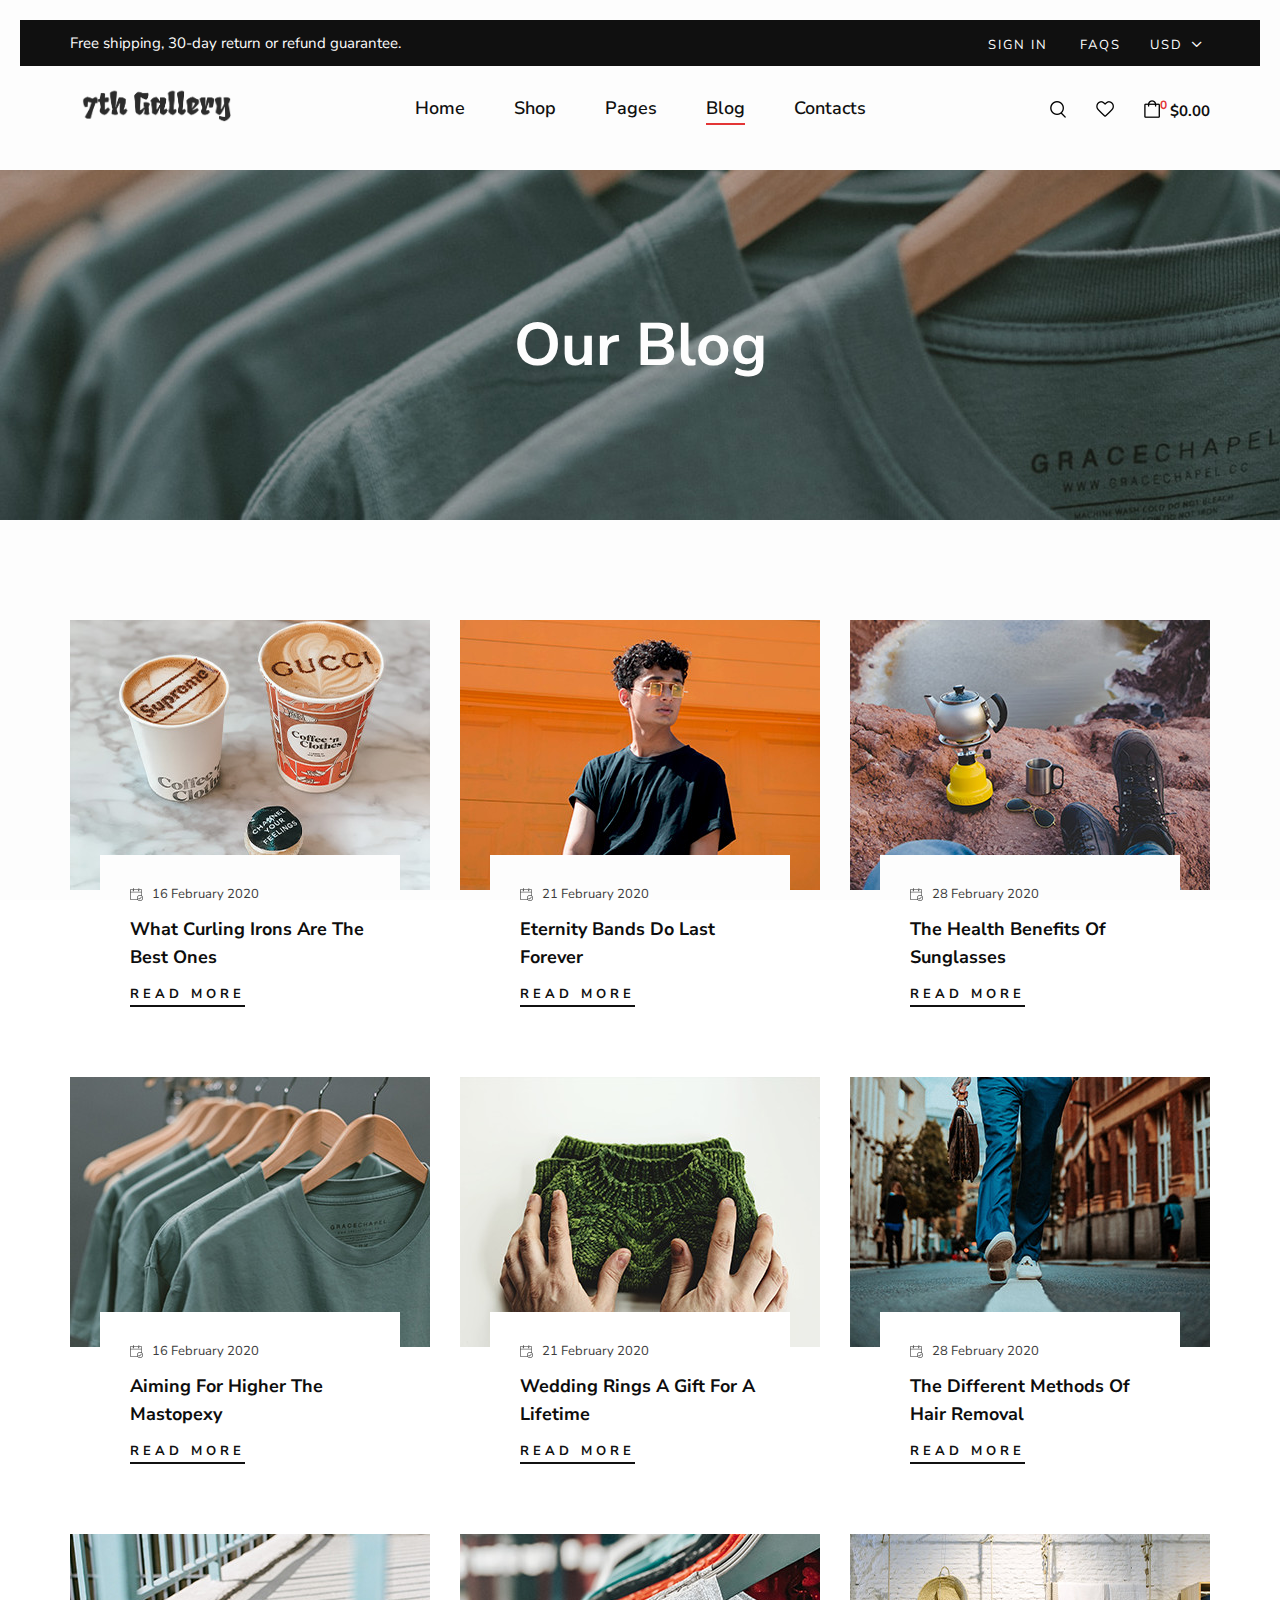
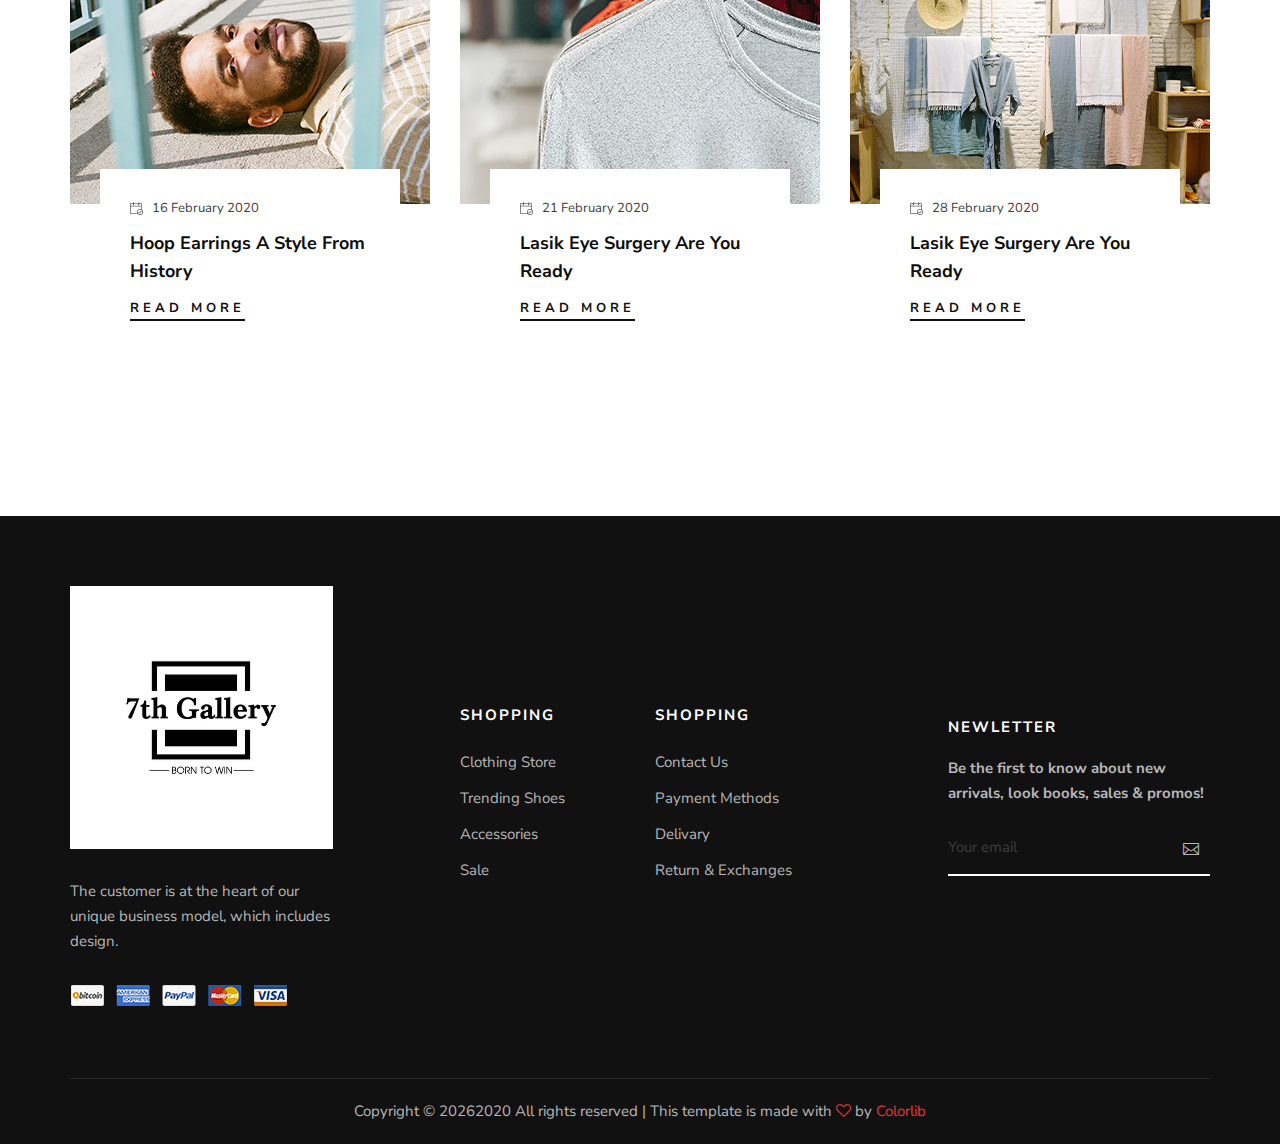
<file: blog.html>
<!DOCTYPE html>
<html lang="zxx">

<head>
    <meta charset="UTF-8">
    <meta name="description" content="Male_Fashion Template">
    <meta name="keywords" content="Male_Fashion, unica, creative, html">
    <meta name="viewport" content="width=device-width, initial-scale=1.0">
    <meta http-equiv="X-UA-Compatible" content="ie=edge">
    <title>Male-Fashion | Template</title>

    <!-- Google Font -->
    <link href="https://fonts.googleapis.com/css2?family=Nunito+Sans:wght@300;400;600;700;800;900&display=swap"
        rel="stylesheet">

    <!-- Css Styles -->
    <link rel="stylesheet" href="css/bootstrap.min.css" type="text/css">
    <link rel="stylesheet" href="css/font-awesome.min.css" type="text/css">
    <link rel="stylesheet" href="css/elegant-icons.css" type="text/css">
    <link rel="stylesheet" href="css/magnific-popup.css" type="text/css">
    <link rel="stylesheet" href="css/nice-select.css" type="text/css">
    <link rel="stylesheet" href="css/owl.carousel.min.css" type="text/css">
    <link rel="stylesheet" href="css/slicknav.min.css" type="text/css">
    <link rel="stylesheet" href="css/style.css" type="text/css">
</head>

<body>
    <!-- Page Preloder -->
    <div id="preloder">
        <div class="loader"></div>
    </div>

    <!-- Offcanvas Menu Begin -->
    <div class="offcanvas-menu-overlay"></div>
    <div class="offcanvas-menu-wrapper">
        <div class="offcanvas__option">
            <div class="offcanvas__links">
                <a href="#">Sign in</a>
                <a href="#">FAQs</a>
            </div>
            <div class="offcanvas__top__hover">
                <span>Usd <i class="arrow_carrot-down"></i></span>
                <ul>
                    <li>USD</li>
                    <li>EUR</li>
                    <li>USD</li>
                </ul>
            </div>
        </div>
        <div class="offcanvas__nav__option">
            <a href="#" class="search-switch"><img src="img/icon/search.png" alt=""></a>
            <a href="#"><img src="img/icon/heart.png" alt=""></a>
            <a href="#"><img src="img/icon/cart.png" alt=""> <span>0</span></a>
            <div class="price">$0.00</div>
        </div>
        <div id="mobile-menu-wrap"></div>
        <div class="offcanvas__text">
            <p>Free shipping, 30-day return or refund guarantee.</p>
        </div>
    </div>
    <!-- Offcanvas Menu End -->

    <!-- Header Section Begin -->
    <header class="header">
        <div class="header__top">
            <div class="container">
                <div class="row">
                    <div class="col-lg-6 col-md-7">
                        <div class="header__top__left">
                            <p>Free shipping, 30-day return or refund guarantee.</p>
                        </div>
                    </div>
                    <div class="col-lg-6 col-md-5">
                        <div class="header__top__right">
                            <div class="header__top__links">
                                <a href="#">Sign in</a>
                                <a href="#">FAQs</a>
                            </div>
                            <div class="header__top__hover">
                                <span>Usd <i class="arrow_carrot-down"></i></span>
                                <ul>
                                    <li>USD</li>
                                    <li>EUR</li>
                                    <li>USD</li>
                                </ul>
                            </div>
                        </div>
                    </div>
                </div>
            </div>
        </div>
        <div class="container">
            <div class="row">
                <div class="col-lg-3 col-md-3">
                    <div class="header__logo">
                        <a href="./index.html"><img src="img/logo.png" alt=""></a>
                    </div>
                </div>
                <div class="col-lg-6 col-md-6">
                    <nav class="header__menu mobile-menu">
                        <ul>
                            <li><a href="./index.html">Home</a></li>
                            <li><a href="./shop.html">Shop</a></li>
                            <li><a href="#">Pages</a>
                                <ul class="dropdown">
                                    <li><a href="./about.html">About Us</a></li>
                                    <li><a href="./shop-details.html">Shop Details</a></li>
                                    <li><a href="./shopping-cart.html">Shopping Cart</a></li>
                                    <li><a href="./checkout.html">Check Out</a></li>
                                    <li><a href="./blog-details.html">Blog Details</a></li>
                                </ul>
                            </li>
                            <li class="active"><a href="./blog.html">Blog</a></li>
                            <li><a href="./contact.html">Contacts</a></li>
                        </ul>
                    </nav>
                </div>
                <div class="col-lg-3 col-md-3">
                    <div class="header__nav__option">
                        <a href="#" class="search-switch"><img src="img/icon/search.png" alt=""></a>
                        <a href="#"><img src="img/icon/heart.png" alt=""></a>
                        <a href="#"><img src="img/icon/cart.png" alt=""> <span>0</span></a>
                        <div class="price">$0.00</div>
                    </div>
                </div>
            </div>
            <div class="canvas__open"><i class="fa fa-bars"></i></div>
        </div>
    </header>
    <!-- Header Section End -->

    <!-- Breadcrumb Section Begin -->
    <section class="breadcrumb-blog set-bg" data-setbg="img/breadcrumb-bg.jpg">
        <div class="container">
            <div class="row">
                <div class="col-lg-12">
                    <h2>Our Blog</h2>
                </div>
            </div>
        </div>
    </section>
    <!-- Breadcrumb Section End -->

    <!-- Blog Section Begin -->
    <section class="blog spad">
        <div class="container">
            <div class="row">
                <div class="col-lg-4 col-md-6 col-sm-6">
                    <div class="blog__item">
                        <div class="blog__item__pic set-bg" data-setbg="img/blog/blog-1.jpg"></div>
                        <div class="blog__item__text">
                            <span><img src="img/icon/calendar.png" alt=""> 16 February 2020</span>
                            <h5>What Curling Irons Are The Best Ones</h5>
                            <a href="#">Read More</a>
                        </div>
                    </div>
                </div>
                <div class="col-lg-4 col-md-6 col-sm-6">
                    <div class="blog__item">
                        <div class="blog__item__pic set-bg" data-setbg="img/blog/blog-2.jpg"></div>
                        <div class="blog__item__text">
                            <span><img src="img/icon/calendar.png" alt=""> 21 February 2020</span>
                            <h5>Eternity Bands Do Last Forever</h5>
                            <a href="#">Read More</a>
                        </div>
                    </div>
                </div>
                <div class="col-lg-4 col-md-6 col-sm-6">
                    <div class="blog__item">
                        <div class="blog__item__pic set-bg" data-setbg="img/blog/blog-3.jpg"></div>
                        <div class="blog__item__text">
                            <span><img src="img/icon/calendar.png" alt=""> 28 February 2020</span>
                            <h5>The Health Benefits Of Sunglasses</h5>
                            <a href="#">Read More</a>
                        </div>
                    </div>
                </div>
                <div class="col-lg-4 col-md-6 col-sm-6">
                    <div class="blog__item">
                        <div class="blog__item__pic set-bg" data-setbg="img/blog/blog-4.jpg"></div>
                        <div class="blog__item__text">
                            <span><img src="img/icon/calendar.png" alt=""> 16 February 2020</span>
                            <h5>Aiming For Higher The Mastopexy</h5>
                            <a href="#">Read More</a>
                        </div>
                    </div>
                </div>
                <div class="col-lg-4 col-md-6 col-sm-6">
                    <div class="blog__item">
                        <div class="blog__item__pic set-bg" data-setbg="img/blog/blog-5.jpg"></div>
                        <div class="blog__item__text">
                            <span><img src="img/icon/calendar.png" alt=""> 21 February 2020</span>
                            <h5>Wedding Rings A Gift For A Lifetime</h5>
                            <a href="#">Read More</a>
                        </div>
                    </div>
                </div>
                <div class="col-lg-4 col-md-6 col-sm-6">
                    <div class="blog__item">
                        <div class="blog__item__pic set-bg" data-setbg="img/blog/blog-6.jpg"></div>
                        <div class="blog__item__text">
                            <span><img src="img/icon/calendar.png" alt=""> 28 February 2020</span>
                            <h5>The Different Methods Of Hair Removal</h5>
                            <a href="#">Read More</a>
                        </div>
                    </div>
                </div>
                <div class="col-lg-4 col-md-6 col-sm-6">
                    <div class="blog__item">
                        <div class="blog__item__pic set-bg" data-setbg="img/blog/blog-7.jpg"></div>
                        <div class="blog__item__text">
                            <span><img src="img/icon/calendar.png" alt=""> 16 February 2020</span>
                            <h5>Hoop Earrings A Style From History</h5>
                            <a href="#">Read More</a>
                        </div>
                    </div>
                </div>
                <div class="col-lg-4 col-md-6 col-sm-6">
                    <div class="blog__item">
                        <div class="blog__item__pic set-bg" data-setbg="img/blog/blog-8.jpg"></div>
                        <div class="blog__item__text">
                            <span><img src="img/icon/calendar.png" alt=""> 21 February 2020</span>
                            <h5>Lasik Eye Surgery Are You Ready</h5>
                            <a href="#">Read More</a>
                        </div>
                    </div>
                </div>
                <div class="col-lg-4 col-md-6 col-sm-6">
                    <div class="blog__item">
                        <div class="blog__item__pic set-bg" data-setbg="img/blog/blog-9.jpg"></div>
                        <div class="blog__item__text">
                            <span><img src="img/icon/calendar.png" alt=""> 28 February 2020</span>
                            <h5>Lasik Eye Surgery Are You Ready</h5>
                            <a href="#">Read More</a>
                        </div>
                    </div>
                </div>
            </div>
        </div>
    </section>
    <!-- Blog Section End -->

    <!-- Footer Section Begin -->
    <footer class="footer">
        <div class="container">
            <div class="row">
                <div class="col-lg-3 col-md-6 col-sm-6">
                    <div class="footer__about">
                        <div class="footer__logo">
                            <a href="#"><img src="img/footer-logo.png" alt=""></a>
                        </div>
                        <p>The customer is at the heart of our unique business model, which includes design.</p>
                        <a href="#"><img src="img/payment.png" alt=""></a>
                    </div>
                </div>
                <div class="col-lg-2 offset-lg-1 col-md-3 col-sm-6">
                    <div class="footer__widget">
                        <h6>Shopping</h6>
                        <ul>
                            <li><a href="#">Clothing Store</a></li>
                            <li><a href="#">Trending Shoes</a></li>
                            <li><a href="#">Accessories</a></li>
                            <li><a href="#">Sale</a></li>
                        </ul>
                    </div>
                </div>
                <div class="col-lg-2 col-md-3 col-sm-6">
                    <div class="footer__widget">
                        <h6>Shopping</h6>
                        <ul>
                            <li><a href="#">Contact Us</a></li>
                            <li><a href="#">Payment Methods</a></li>
                            <li><a href="#">Delivary</a></li>
                            <li><a href="#">Return & Exchanges</a></li>
                        </ul>
                    </div>
                </div>
                <div class="col-lg-3 offset-lg-1 col-md-6 col-sm-6">
                    <div class="footer__widget">
                        <h6>NewLetter</h6>
                        <div class="footer__newslatter">
                            <p>Be the first to know about new arrivals, look books, sales & promos!</p>
                            <form action="#">
                                <input type="text" placeholder="Your email">
                                <button type="submit"><span class="icon_mail_alt"></span></button>
                            </form>
                        </div>
                    </div>
                </div>
            </div>
            <div class="row">
                <div class="col-lg-12 text-center">
                    <div class="footer__copyright__text">
                        <!-- Link back to Colorlib can't be removed. Template is licensed under CC BY 3.0. -->
                        <p>Copyright ©
                            <script>
                                document.write(new Date().getFullYear());
                            </script>2020
                            All rights reserved | This template is made with <i class="fa fa-heart-o"
                                aria-hidden="true"></i> by <a href="https://colorlib.com" target="_blank">Colorlib</a>
                        </p>
                        <!-- Link back to Colorlib can't be removed. Template is licensed under CC BY 3.0. -->
                    </div>
                </div>
            </div>
        </div>
    </footer>
    <!-- Footer Section End -->

    <!-- Search Begin -->
    <div class="search-model">
        <div class="h-100 d-flex align-items-center justify-content-center">
            <div class="search-close-switch">+</div>
            <form class="search-model-form">
                <input type="text" id="search-input" placeholder="Search here.....">
            </form>
        </div>
    </div>
    <!-- Search End -->

    <!-- Js Plugins -->
    <script src="js/jquery-3.3.1.min.js"></script>
    <script src="js/bootstrap.min.js"></script>
    <script src="js/jquery.nice-select.min.js"></script>
    <script src="js/jquery.nicescroll.min.js"></script>
    <script src="js/jquery.magnific-popup.min.js"></script>
    <script src="js/jquery.countdown.min.js"></script>
    <script src="js/jquery.slicknav.js"></script>
    <script src="js/mixitup.min.js"></script>
    <script src="js/owl.carousel.min.js"></script>
    <script src="js/main.js"></script>
</body>

</html>
</file>
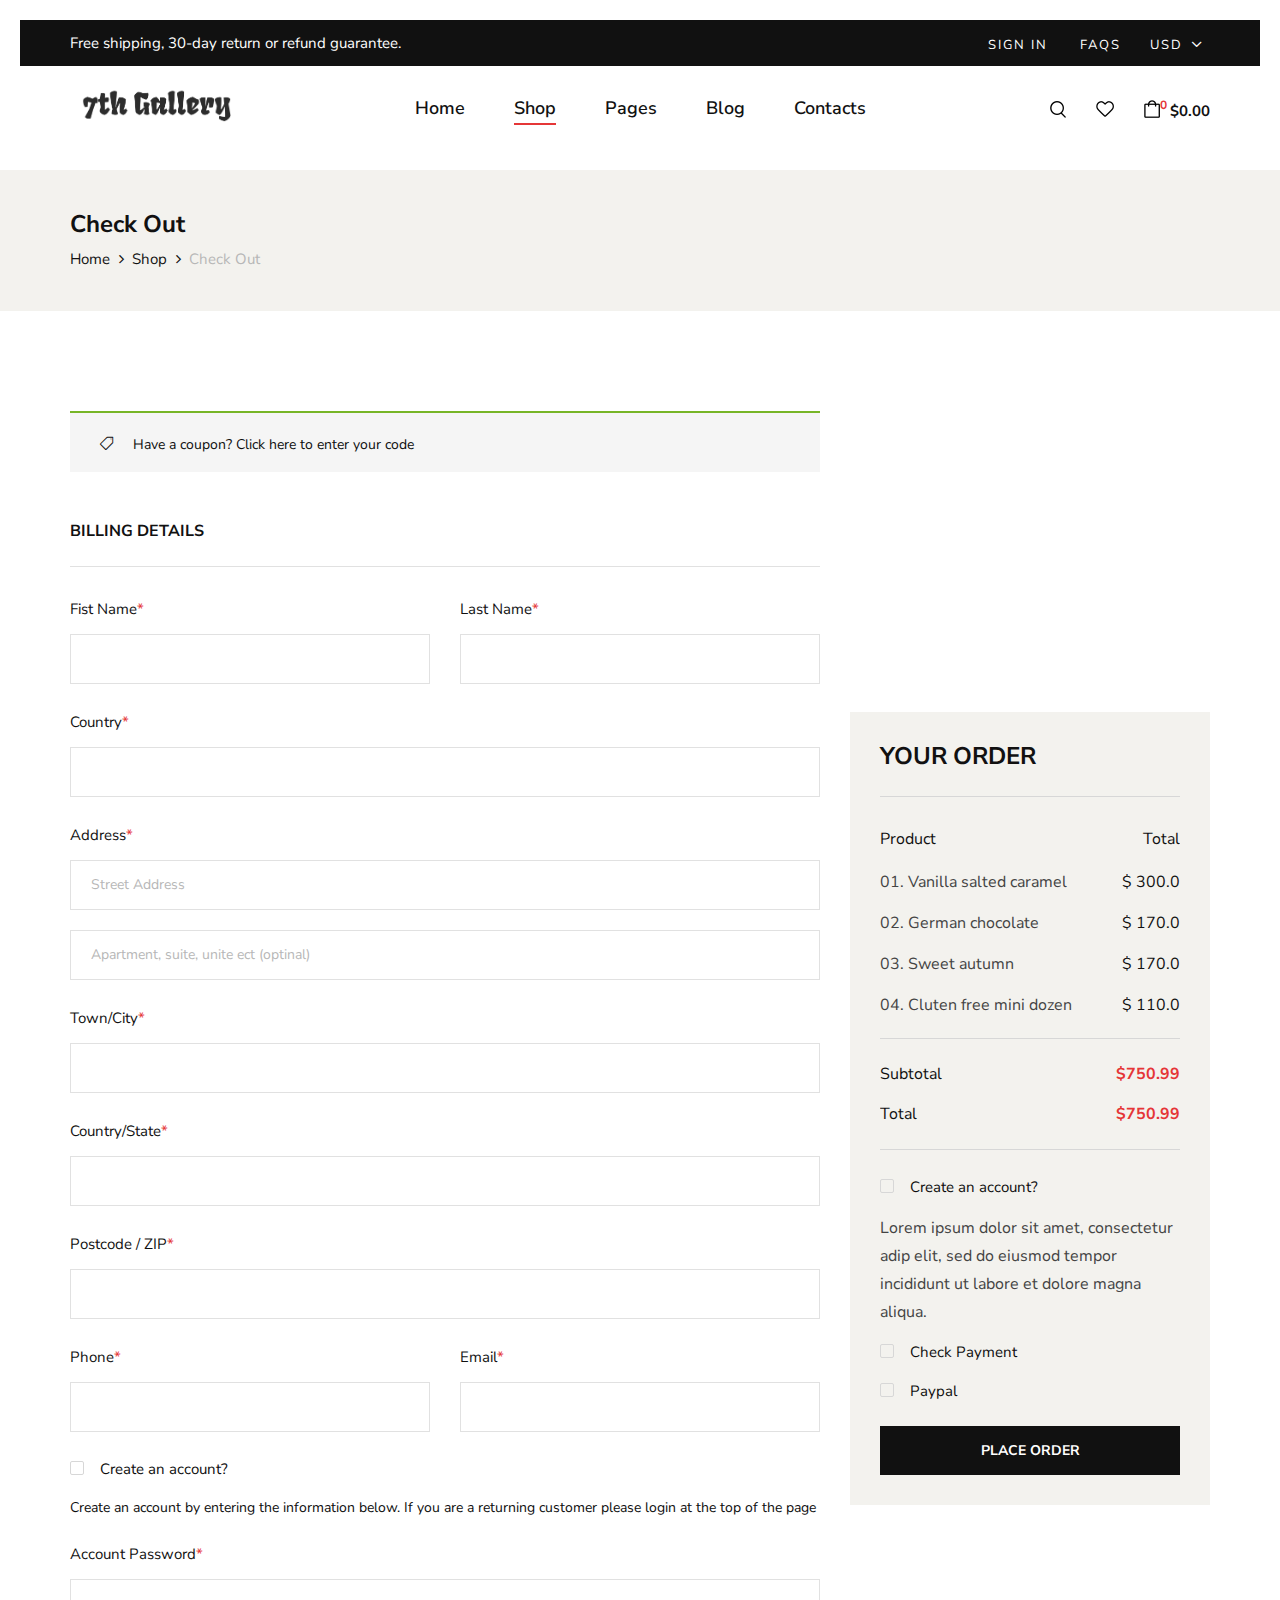
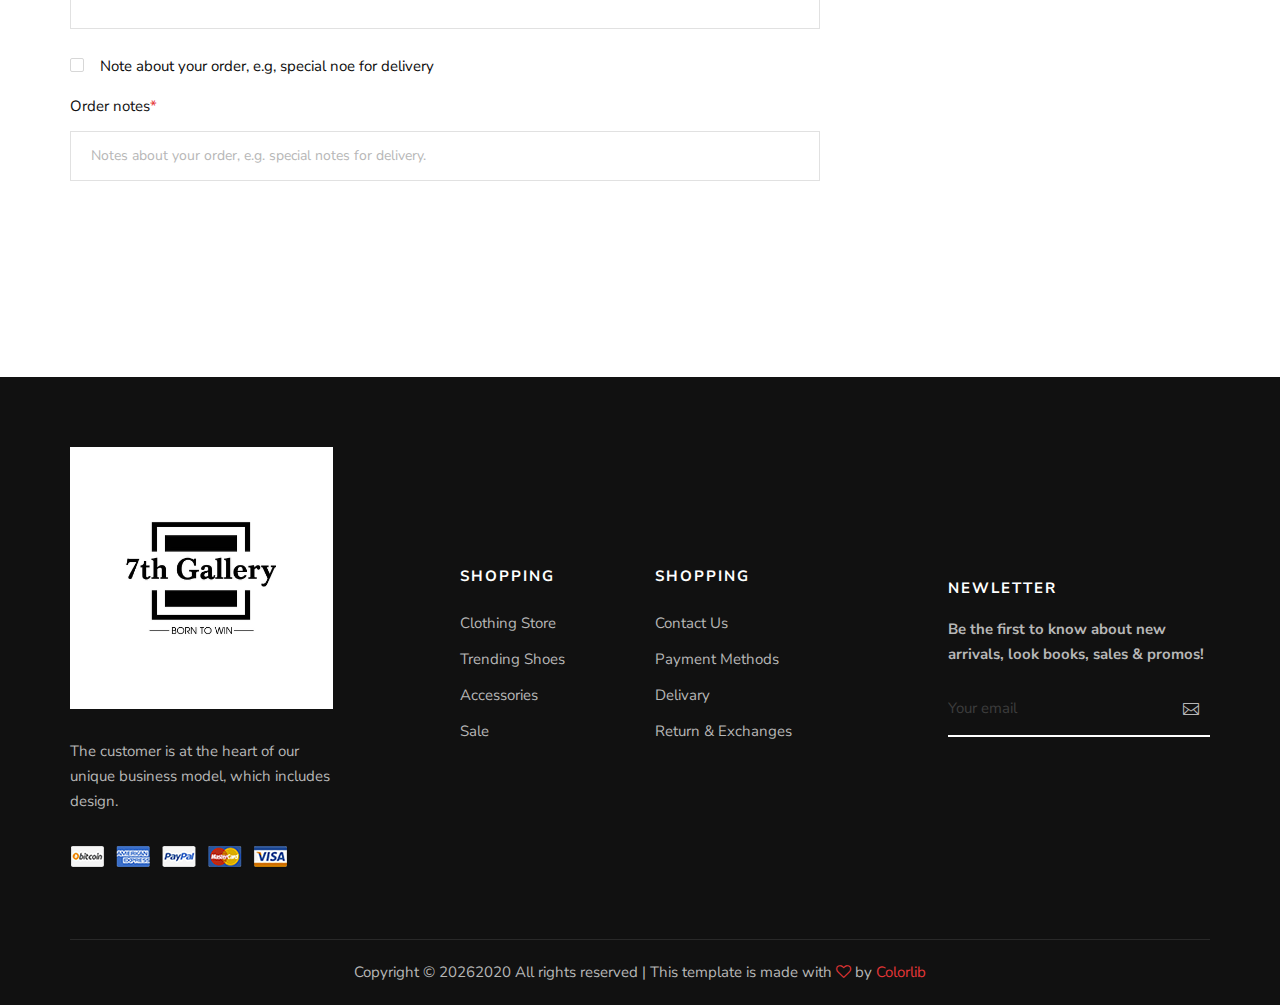
<file: checkout.html>
<!DOCTYPE html>
<html lang="zxx">

<head>
    <meta charset="UTF-8">
    <meta name="description" content="Male_Fashion Template">
    <meta name="keywords" content="Male_Fashion, unica, creative, html">
    <meta name="viewport" content="width=device-width, initial-scale=1.0">
    <meta http-equiv="X-UA-Compatible" content="ie=edge">
    <title>Male-Fashion | Template</title>

    <!-- Google Font -->
    <link href="https://fonts.googleapis.com/css2?family=Nunito+Sans:wght@300;400;600;700;800;900&display=swap"
    rel="stylesheet">

    <!-- Css Styles -->
    <link rel="stylesheet" href="css/bootstrap.min.css" type="text/css">
    <link rel="stylesheet" href="css/font-awesome.min.css" type="text/css">
    <link rel="stylesheet" href="css/elegant-icons.css" type="text/css">
    <link rel="stylesheet" href="css/magnific-popup.css" type="text/css">
    <link rel="stylesheet" href="css/nice-select.css" type="text/css">
    <link rel="stylesheet" href="css/owl.carousel.min.css" type="text/css">
    <link rel="stylesheet" href="css/slicknav.min.css" type="text/css">
    <link rel="stylesheet" href="css/style.css" type="text/css">
</head>

<body>
    <!-- Page Preloder -->
    <div id="preloder">
        <div class="loader"></div>
    </div>

    <!-- Offcanvas Menu Begin -->
    <div class="offcanvas-menu-overlay"></div>
    <div class="offcanvas-menu-wrapper">
        <div class="offcanvas__option">
            <div class="offcanvas__links">
                <a href="#">Sign in</a>
                <a href="#">FAQs</a>
            </div>
            <div class="offcanvas__top__hover">
                <span>Usd <i class="arrow_carrot-down"></i></span>
                <ul>
                    <li>USD</li>
                    <li>EUR</li>
                    <li>USD</li>
                </ul>
            </div>
        </div>
        <div class="offcanvas__nav__option">
            <a href="#" class="search-switch"><img src="img/icon/search.png" alt=""></a>
            <a href="#"><img src="img/icon/heart.png" alt=""></a>
            <a href="#"><img src="img/icon/cart.png" alt=""> <span>0</span></a>
            <div class="price">$0.00</div>
        </div>
        <div id="mobile-menu-wrap"></div>
        <div class="offcanvas__text">
            <p>Free shipping, 30-day return or refund guarantee.</p>
        </div>
    </div>
    <!-- Offcanvas Menu End -->

    <!-- Header Section Begin -->
    <header class="header">
        <div class="header__top">
            <div class="container">
                <div class="row">
                    <div class="col-lg-6 col-md-7">
                        <div class="header__top__left">
                            <p>Free shipping, 30-day return or refund guarantee.</p>
                        </div>
                    </div>
                    <div class="col-lg-6 col-md-5">
                        <div class="header__top__right">
                            <div class="header__top__links">
                                <a href="#">Sign in</a>
                                <a href="#">FAQs</a>
                            </div>
                            <div class="header__top__hover">
                                <span>Usd <i class="arrow_carrot-down"></i></span>
                                <ul>
                                    <li>USD</li>
                                    <li>EUR</li>
                                    <li>USD</li>
                                </ul>
                            </div>
                        </div>
                    </div>
                </div>
            </div>
        </div>
        <div class="container">
            <div class="row">
                <div class="col-lg-3 col-md-3">
                    <div class="header__logo">
                        <a href="./index.html"><img src="img/logo.png" alt=""></a>
                    </div>
                </div>
                <div class="col-lg-6 col-md-6">
                    <nav class="header__menu mobile-menu">
                        <ul>
                            <li><a href="./index.html">Home</a></li>
                            <li class="active"><a href="./shop.html">Shop</a></li>
                            <li><a href="#">Pages</a>
                                <ul class="dropdown">
                                    <li><a href="./about.html">About Us</a></li>
                                    <li><a href="./shop-details.html">Shop Details</a></li>
                                    <li><a href="./shopping-cart.html">Shopping Cart</a></li>
                                    <li><a href="./checkout.html">Check Out</a></li>
                                    <li><a href="./blog-details.html">Blog Details</a></li>
                                </ul>
                            </li>
                            <li><a href="./blog.html">Blog</a></li>
                            <li><a href="./contact.html">Contacts</a></li>
                        </ul>
                    </nav>
                </div>
                <div class="col-lg-3 col-md-3">
                    <div class="header__nav__option">
                        <a href="#" class="search-switch"><img src="img/icon/search.png" alt=""></a>
                        <a href="#"><img src="img/icon/heart.png" alt=""></a>
                        <a href="#"><img src="img/icon/cart.png" alt=""> <span>0</span></a>
                        <div class="price">$0.00</div>
                    </div>
                </div>
            </div>
            <div class="canvas__open"><i class="fa fa-bars"></i></div>
        </div>
    </header>
    <!-- Header Section End -->

    <!-- Breadcrumb Section Begin -->
    <section class="breadcrumb-option">
        <div class="container">
            <div class="row">
                <div class="col-lg-12">
                    <div class="breadcrumb__text">
                        <h4>Check Out</h4>
                        <div class="breadcrumb__links">
                            <a href="./index.html">Home</a>
                            <a href="./shop.html">Shop</a>
                            <span>Check Out</span>
                        </div>
                    </div>
                </div>
            </div>
        </div>
    </section>
    <!-- Breadcrumb Section End -->

    <!-- Checkout Section Begin -->
    <section class="checkout spad">
        <div class="container">
            <div class="checkout__form">
                <form action="#">
                    <div class="row">
                        <div class="col-lg-8 col-md-6">
                            <h6 class="coupon__code"><span class="icon_tag_alt"></span> Have a coupon? <a href="#">Click
                            here</a> to enter your code</h6>
                            <h6 class="checkout__title">Billing Details</h6>
                            <div class="row">
                                <div class="col-lg-6">
                                    <div class="checkout__input">
                                        <p>Fist Name<span>*</span></p>
                                        <input type="text">
                                    </div>
                                </div>
                                <div class="col-lg-6">
                                    <div class="checkout__input">
                                        <p>Last Name<span>*</span></p>
                                        <input type="text">
                                    </div>
                                </div>
                            </div>
                            <div class="checkout__input">
                                <p>Country<span>*</span></p>
                                <input type="text">
                            </div>
                            <div class="checkout__input">
                                <p>Address<span>*</span></p>
                                <input type="text" placeholder="Street Address" class="checkout__input__add">
                                <input type="text" placeholder="Apartment, suite, unite ect (optinal)">
                            </div>
                            <div class="checkout__input">
                                <p>Town/City<span>*</span></p>
                                <input type="text">
                            </div>
                            <div class="checkout__input">
                                <p>Country/State<span>*</span></p>
                                <input type="text">
                            </div>
                            <div class="checkout__input">
                                <p>Postcode / ZIP<span>*</span></p>
                                <input type="text">
                            </div>
                            <div class="row">
                                <div class="col-lg-6">
                                    <div class="checkout__input">
                                        <p>Phone<span>*</span></p>
                                        <input type="text">
                                    </div>
                                </div>
                                <div class="col-lg-6">
                                    <div class="checkout__input">
                                        <p>Email<span>*</span></p>
                                        <input type="text">
                                    </div>
                                </div>
                            </div>
                            <div class="checkout__input__checkbox">
                                <label for="acc">
                                    Create an account?
                                    <input type="checkbox" id="acc">
                                    <span class="checkmark"></span>
                                </label>
                                <p>Create an account by entering the information below. If you are a returning customer
                                please login at the top of the page</p>
                            </div>
                            <div class="checkout__input">
                                <p>Account Password<span>*</span></p>
                                <input type="text">
                            </div>
                            <div class="checkout__input__checkbox">
                                <label for="diff-acc">
                                    Note about your order, e.g, special noe for delivery
                                    <input type="checkbox" id="diff-acc">
                                    <span class="checkmark"></span>
                                </label>
                            </div>
                            <div class="checkout__input">
                                <p>Order notes<span>*</span></p>
                                <input type="text"
                                placeholder="Notes about your order, e.g. special notes for delivery.">
                            </div>
                        </div>
                        <div class="col-lg-4 col-md-6">
                            <div class="checkout__order">
                                <h4 class="order__title">Your order</h4>
                                <div class="checkout__order__products">Product <span>Total</span></div>
                                <ul class="checkout__total__products">
                                    <li>01. Vanilla salted caramel <span>$ 300.0</span></li>
                                    <li>02. German chocolate <span>$ 170.0</span></li>
                                    <li>03. Sweet autumn <span>$ 170.0</span></li>
                                    <li>04. Cluten free mini dozen <span>$ 110.0</span></li>
                                </ul>
                                <ul class="checkout__total__all">
                                    <li>Subtotal <span>$750.99</span></li>
                                    <li>Total <span>$750.99</span></li>
                                </ul>
                                <div class="checkout__input__checkbox">
                                    <label for="acc-or">
                                        Create an account?
                                        <input type="checkbox" id="acc-or">
                                        <span class="checkmark"></span>
                                    </label>
                                </div>
                                <p>Lorem ipsum dolor sit amet, consectetur adip elit, sed do eiusmod tempor incididunt
                                ut labore et dolore magna aliqua.</p>
                                <div class="checkout__input__checkbox">
                                    <label for="payment">
                                        Check Payment
                                        <input type="checkbox" id="payment">
                                        <span class="checkmark"></span>
                                    </label>
                                </div>
                                <div class="checkout__input__checkbox">
                                    <label for="paypal">
                                        Paypal
                                        <input type="checkbox" id="paypal">
                                        <span class="checkmark"></span>
                                    </label>
                                </div>
                                <button type="submit" class="site-btn">PLACE ORDER</button>
                            </div>
                        </div>
                    </div>
                </form>
            </div>
        </div>
    </section>
    <!-- Checkout Section End -->

    <!-- Footer Section Begin -->
    <footer class="footer">
        <div class="container">
            <div class="row">
                <div class="col-lg-3 col-md-6 col-sm-6">
                    <div class="footer__about">
                        <div class="footer__logo">
                            <a href="#"><img src="img/footer-logo.png" alt=""></a>
                        </div>
                        <p>The customer is at the heart of our unique business model, which includes design.</p>
                        <a href="#"><img src="img/payment.png" alt=""></a>
                    </div>
                </div>
                <div class="col-lg-2 offset-lg-1 col-md-3 col-sm-6">
                    <div class="footer__widget">
                        <h6>Shopping</h6>
                        <ul>
                            <li><a href="#">Clothing Store</a></li>
                            <li><a href="#">Trending Shoes</a></li>
                            <li><a href="#">Accessories</a></li>
                            <li><a href="#">Sale</a></li>
                        </ul>
                    </div>
                </div>
                <div class="col-lg-2 col-md-3 col-sm-6">
                    <div class="footer__widget">
                        <h6>Shopping</h6>
                        <ul>
                            <li><a href="#">Contact Us</a></li>
                            <li><a href="#">Payment Methods</a></li>
                            <li><a href="#">Delivary</a></li>
                            <li><a href="#">Return & Exchanges</a></li>
                        </ul>
                    </div>
                </div>
                <div class="col-lg-3 offset-lg-1 col-md-6 col-sm-6">
                    <div class="footer__widget">
                        <h6>NewLetter</h6>
                        <div class="footer__newslatter">
                            <p>Be the first to know about new arrivals, look books, sales & promos!</p>
                            <form action="#">
                                <input type="text" placeholder="Your email">
                                <button type="submit"><span class="icon_mail_alt"></span></button>
                            </form>
                        </div>
                    </div>
                </div>
            </div>
            <div class="row">
                <div class="col-lg-12 text-center">
                    <div class="footer__copyright__text">
                        <!-- Link back to Colorlib can't be removed. Template is licensed under CC BY 3.0. -->
                        <p>Copyright ©
                            <script>
                                document.write(new Date().getFullYear());
                            </script>2020
                            All rights reserved | This template is made with <i class="fa fa-heart-o"
                            aria-hidden="true"></i> by <a href="https://colorlib.com" target="_blank">Colorlib</a>
                        </p>
                        <!-- Link back to Colorlib can't be removed. Template is licensed under CC BY 3.0. -->
                    </div>
                </div>
            </div>
        </div>
    </footer>
    <!-- Footer Section End -->

    <!-- Search Begin -->
    <div class="search-model">
        <div class="h-100 d-flex align-items-center justify-content-center">
            <div class="search-close-switch">+</div>
            <form class="search-model-form">
                <input type="text" id="search-input" placeholder="Search here.....">
            </form>
        </div>
    </div>
    <!-- Search End -->

    <!-- Js Plugins -->
    <script src="js/jquery-3.3.1.min.js"></script>
    <script src="js/bootstrap.min.js"></script>
    <script src="js/jquery.nice-select.min.js"></script>
    <script src="js/jquery.nicescroll.min.js"></script>
    <script src="js/jquery.magnific-popup.min.js"></script>
    <script src="js/jquery.countdown.min.js"></script>
    <script src="js/jquery.slicknav.js"></script>
    <script src="js/mixitup.min.js"></script>
    <script src="js/owl.carousel.min.js"></script>
    <script src="js/main.js"></script>
</body>

</html>
</file>
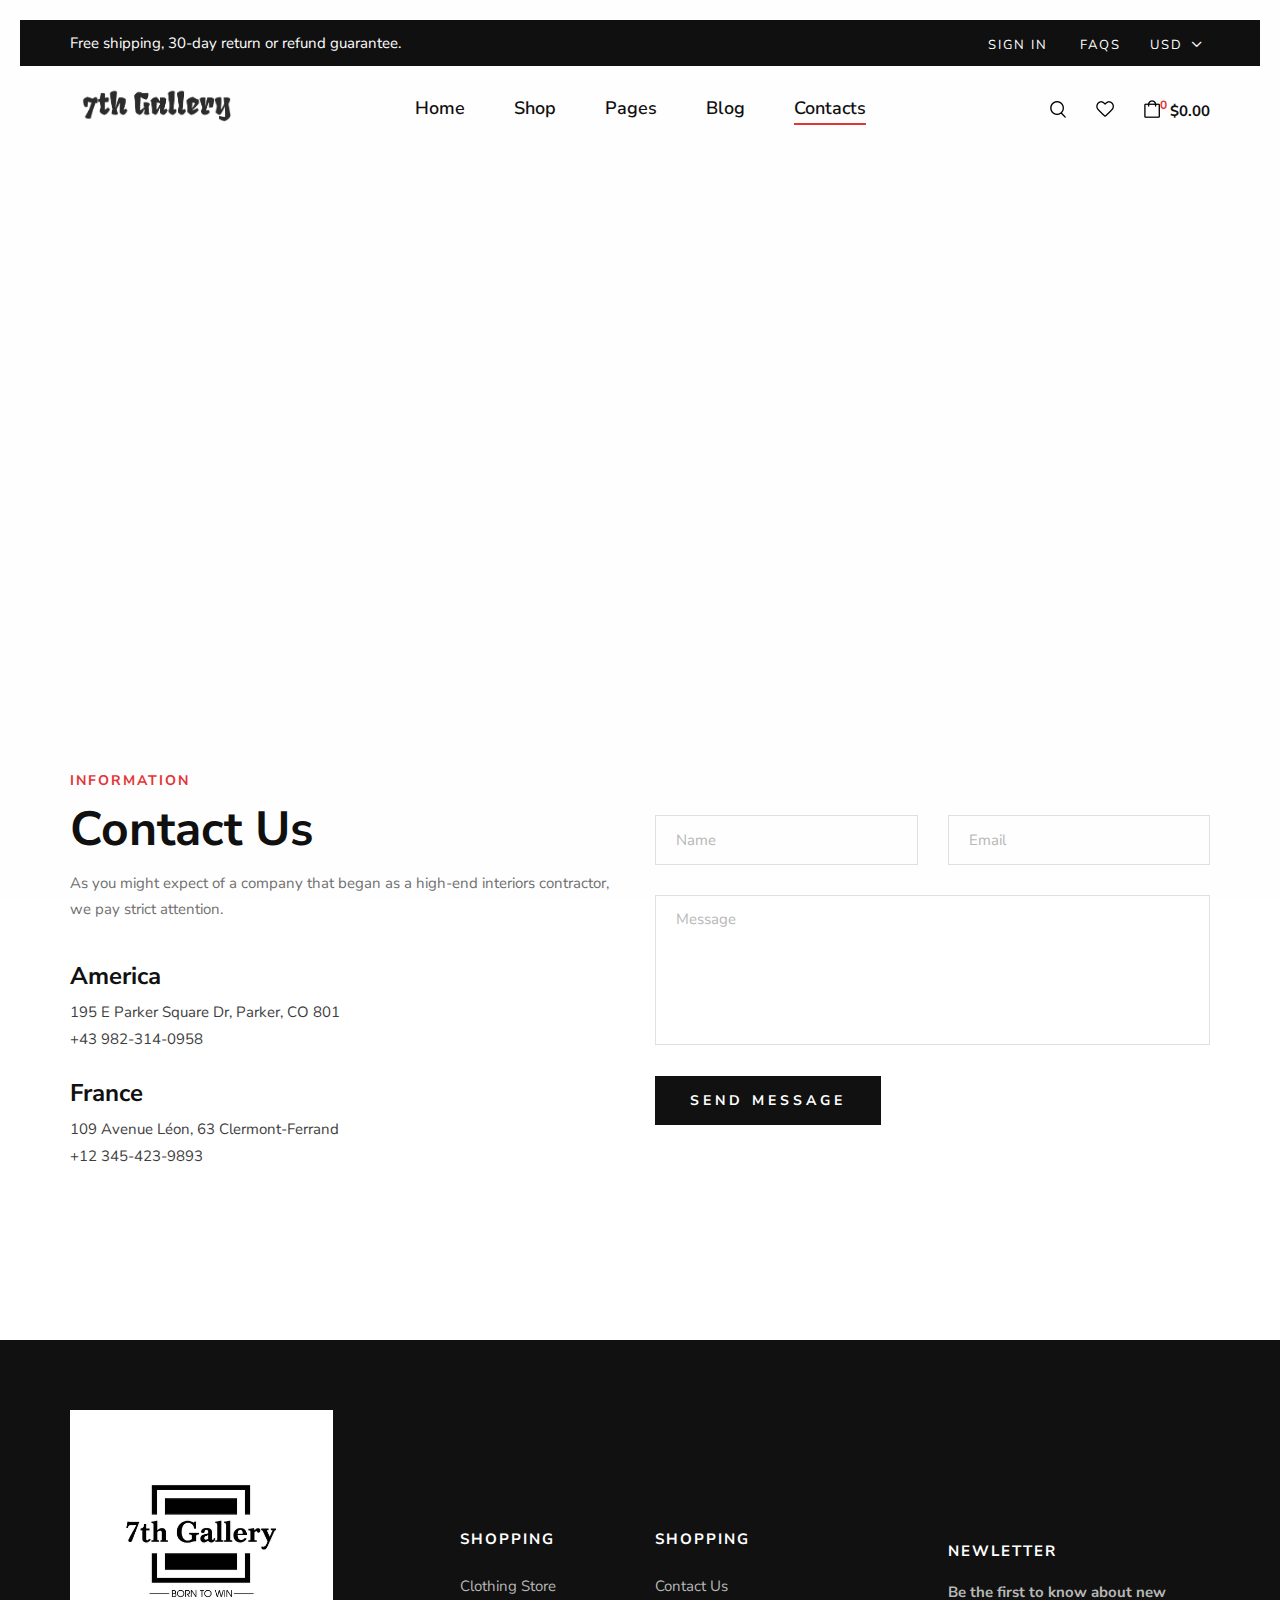
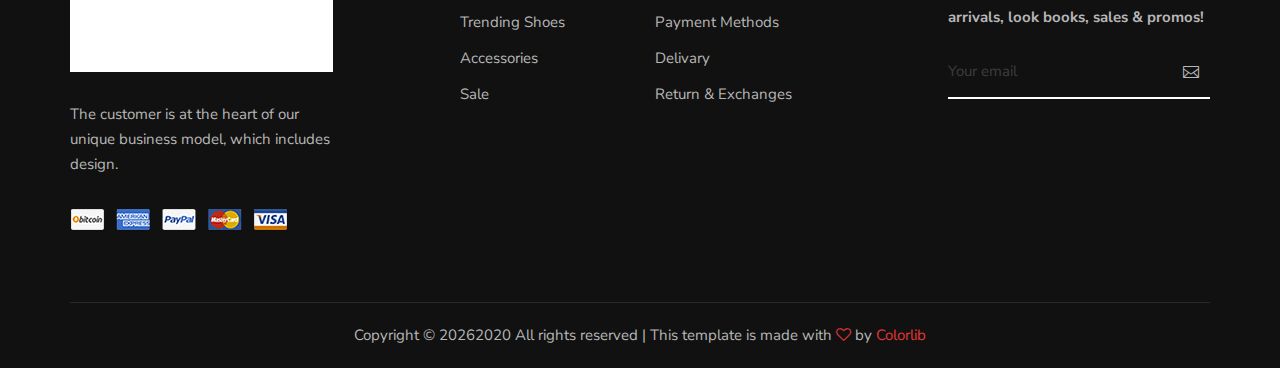
<file: contact.html>
<!DOCTYPE html>
<html lang="zxx">

<head>
    <meta charset="UTF-8">
    <meta name="description" content="Male_Fashion Template">
    <meta name="keywords" content="Male_Fashion, unica, creative, html">
    <meta name="viewport" content="width=device-width, initial-scale=1.0">
    <meta http-equiv="X-UA-Compatible" content="ie=edge">
    <title>Male-Fashion | Template</title>

    <!-- Google Font -->
    <link href="https://fonts.googleapis.com/css2?family=Nunito+Sans:wght@300;400;600;700;800;900&display=swap"
        rel="stylesheet">

    <!-- Css Styles -->
    <link rel="stylesheet" href="css/bootstrap.min.css" type="text/css">
    <link rel="stylesheet" href="css/font-awesome.min.css" type="text/css">
    <link rel="stylesheet" href="css/elegant-icons.css" type="text/css">
    <link rel="stylesheet" href="css/magnific-popup.css" type="text/css">
    <link rel="stylesheet" href="css/nice-select.css" type="text/css">
    <link rel="stylesheet" href="css/owl.carousel.min.css" type="text/css">
    <link rel="stylesheet" href="css/slicknav.min.css" type="text/css">
    <link rel="stylesheet" href="css/style.css" type="text/css">
</head>

<body>
    <!-- Page Preloder -->
    <div id="preloder">
        <div class="loader"></div>
    </div>

    <!-- Offcanvas Menu Begin -->
    <div class="offcanvas-menu-overlay"></div>
    <div class="offcanvas-menu-wrapper">
        <div class="offcanvas__option">
            <div class="offcanvas__links">
                <a href="#">Sign in</a>
                <a href="#">FAQs</a>
            </div>
            <div class="offcanvas__top__hover">
                <span>Usd <i class="arrow_carrot-down"></i></span>
                <ul>
                    <li>USD</li>
                    <li>EUR</li>
                    <li>USD</li>
                </ul>
            </div>
        </div>
        <div class="offcanvas__nav__option">
            <a href="#" class="search-switch"><img src="img/icon/search.png" alt=""></a>
            <a href="#"><img src="img/icon/heart.png" alt=""></a>
            <a href="#"><img src="img/icon/cart.png" alt=""> <span>0</span></a>
            <div class="price">$0.00</div>
        </div>
        <div id="mobile-menu-wrap"></div>
        <div class="offcanvas__text">
            <p>Free shipping, 30-day return or refund guarantee.</p>
        </div>
    </div>
    <!-- Offcanvas Menu End -->

    <!-- Header Section Begin -->
    <header class="header">
        <div class="header__top">
            <div class="container">
                <div class="row">
                    <div class="col-lg-6 col-md-7">
                        <div class="header__top__left">
                            <p>Free shipping, 30-day return or refund guarantee.</p>
                        </div>
                    </div>
                    <div class="col-lg-6 col-md-5">
                        <div class="header__top__right">
                            <div class="header__top__links">
                                <a href="#">Sign in</a>
                                <a href="#">FAQs</a>
                            </div>
                            <div class="header__top__hover">
                                <span>Usd <i class="arrow_carrot-down"></i></span>
                                <ul>
                                    <li>USD</li>
                                    <li>EUR</li>
                                    <li>USD</li>
                                </ul>
                            </div>
                        </div>
                    </div>
                </div>
            </div>
        </div>
        <div class="container">
            <div class="row">
                <div class="col-lg-3 col-md-3">
                    <div class="header__logo">
                        <a href="./index.html"><img src="img/logo.png" alt=""></a>
                    </div>
                </div>
                <div class="col-lg-6 col-md-6">
                    <nav class="header__menu mobile-menu">
                        <ul>
                            <li><a href="./index.html">Home</a></li>
                            <li><a href="./shop.html">Shop</a></li>
                            <li><a href="#">Pages</a>
                                <ul class="dropdown">
                                    <li><a href="./about.html">About Us</a></li>
                                    <li><a href="./shop-details.html">Shop Details</a></li>
                                    <li><a href="./shopping-cart.html">Shopping Cart</a></li>
                                    <li><a href="./checkout.html">Check Out</a></li>
                                    <li><a href="./blog-details.html">Blog Details</a></li>
                                </ul>
                            </li>
                            <li><a href="./blog.html">Blog</a></li>
                            <li class="active"><a href="./contact.html">Contacts</a></li>
                        </ul>
                    </nav>
                </div>
                <div class="col-lg-3 col-md-3">
                    <div class="header__nav__option">
                        <a href="#" class="search-switch"><img src="img/icon/search.png" alt=""></a>
                        <a href="#"><img src="img/icon/heart.png" alt=""></a>
                        <a href="#"><img src="img/icon/cart.png" alt=""> <span>0</span></a>
                        <div class="price">$0.00</div>
                    </div>
                </div>
            </div>
            <div class="canvas__open"><i class="fa fa-bars"></i></div>
        </div>
    </header>
    <!-- Header Section End -->

    <!-- Map Begin -->
    <div class="map">
        <iframe src="https://www.google.com/maps/embed?pb=!1m18!1m12!1m3!1d111551.9926412813!2d-90.27317134641879!3d38.606612219170856!2m3!1f0!2f0!3f0!3m2!1i1024!2i768!4f13.1!3m3!1m2!1s0x54eab584e432360b%3A0x1c3bb99243deb742!2sUnited%20States!5e0!3m2!1sen!2sbd!4v1597926938024!5m2!1sen!2sbd" height="500" style="border:0;" allowfullscreen="" aria-hidden="false" tabindex="0"></iframe>
    </div>
    <!-- Map End -->

    <!-- Contact Section Begin -->
    <section class="contact spad">
        <div class="container">
            <div class="row">
                <div class="col-lg-6 col-md-6">
                    <div class="contact__text">
                        <div class="section-title">
                            <span>Information</span>
                            <h2>Contact Us</h2>
                            <p>As you might expect of a company that began as a high-end interiors contractor, we pay
                                strict attention.</p>
                        </div>
                        <ul>
                            <li>
                                <h4>America</h4>
                                <p>195 E Parker Square Dr, Parker, CO 801 <br />+43 982-314-0958</p>
                            </li>
                            <li>
                                <h4>France</h4>
                                <p>109 Avenue Léon, 63 Clermont-Ferrand <br />+12 345-423-9893</p>
                            </li>
                        </ul>
                    </div>
                </div>
                <div class="col-lg-6 col-md-6">
                    <div class="contact__form">
                        <form action="#">
                            <div class="row">
                                <div class="col-lg-6">
                                    <input type="text" placeholder="Name">
                                </div>
                                <div class="col-lg-6">
                                    <input type="text" placeholder="Email">
                                </div>
                                <div class="col-lg-12">
                                    <textarea placeholder="Message"></textarea>
                                    <button type="submit" class="site-btn">Send Message</button>
                                </div>
                            </div>
                        </form>
                    </div>
                </div>
            </div>
        </div>
    </section>
    <!-- Contact Section End -->

    <!-- Footer Section Begin -->
    <footer class="footer">
        <div class="container">
            <div class="row">
                <div class="col-lg-3 col-md-6 col-sm-6">
                    <div class="footer__about">
                        <div class="footer__logo">
                            <a href="#"><img src="img/footer-logo.png" alt=""></a>
                        </div>
                        <p>The customer is at the heart of our unique business model, which includes design.</p>
                        <a href="#"><img src="img/payment.png" alt=""></a>
                    </div>
                </div>
                <div class="col-lg-2 offset-lg-1 col-md-3 col-sm-6">
                    <div class="footer__widget">
                        <h6>Shopping</h6>
                        <ul>
                            <li><a href="#">Clothing Store</a></li>
                            <li><a href="#">Trending Shoes</a></li>
                            <li><a href="#">Accessories</a></li>
                            <li><a href="#">Sale</a></li>
                        </ul>
                    </div>
                </div>
                <div class="col-lg-2 col-md-3 col-sm-6">
                    <div class="footer__widget">
                        <h6>Shopping</h6>
                        <ul>
                            <li><a href="#">Contact Us</a></li>
                            <li><a href="#">Payment Methods</a></li>
                            <li><a href="#">Delivary</a></li>
                            <li><a href="#">Return & Exchanges</a></li>
                        </ul>
                    </div>
                </div>
                <div class="col-lg-3 offset-lg-1 col-md-6 col-sm-6">
                    <div class="footer__widget">
                        <h6>NewLetter</h6>
                        <div class="footer__newslatter">
                            <p>Be the first to know about new arrivals, look books, sales & promos!</p>
                            <form action="#">
                                <input type="text" placeholder="Your email">
                                <button type="submit"><span class="icon_mail_alt"></span></button>
                            </form>
                        </div>
                    </div>
                </div>
            </div>
            <div class="row">
                <div class="col-lg-12 text-center">
                    <div class="footer__copyright__text">
                        <!-- Link back to Colorlib can't be removed. Template is licensed under CC BY 3.0. -->
                        <p>Copyright ©
                            <script>
                                document.write(new Date().getFullYear());
                            </script>2020
                            All rights reserved | This template is made with <i class="fa fa-heart-o"
                                aria-hidden="true"></i> by <a href="https://colorlib.com" target="_blank">Colorlib</a>
                        </p>
                        <!-- Link back to Colorlib can't be removed. Template is licensed under CC BY 3.0. -->
                    </div>
                </div>
            </div>
        </div>
    </footer>
    <!-- Footer Section End -->

    <!-- Search Begin -->
    <div class="search-model">
        <div class="h-100 d-flex align-items-center justify-content-center">
            <div class="search-close-switch">+</div>
            <form class="search-model-form">
                <input type="text" id="search-input" placeholder="Search here.....">
            </form>
        </div>
    </div>
    <!-- Search End -->

    <!-- Js Plugins -->
    <script src="js/jquery-3.3.1.min.js"></script>
    <script src="js/bootstrap.min.js"></script>
    <script src="js/jquery.nice-select.min.js"></script>
    <script src="js/jquery.nicescroll.min.js"></script>
    <script src="js/jquery.magnific-popup.min.js"></script>
    <script src="js/jquery.countdown.min.js"></script>
    <script src="js/jquery.slicknav.js"></script>
    <script src="js/mixitup.min.js"></script>
    <script src="js/owl.carousel.min.js"></script>
    <script src="js/main.js"></script>
</body>

</html>
</file>
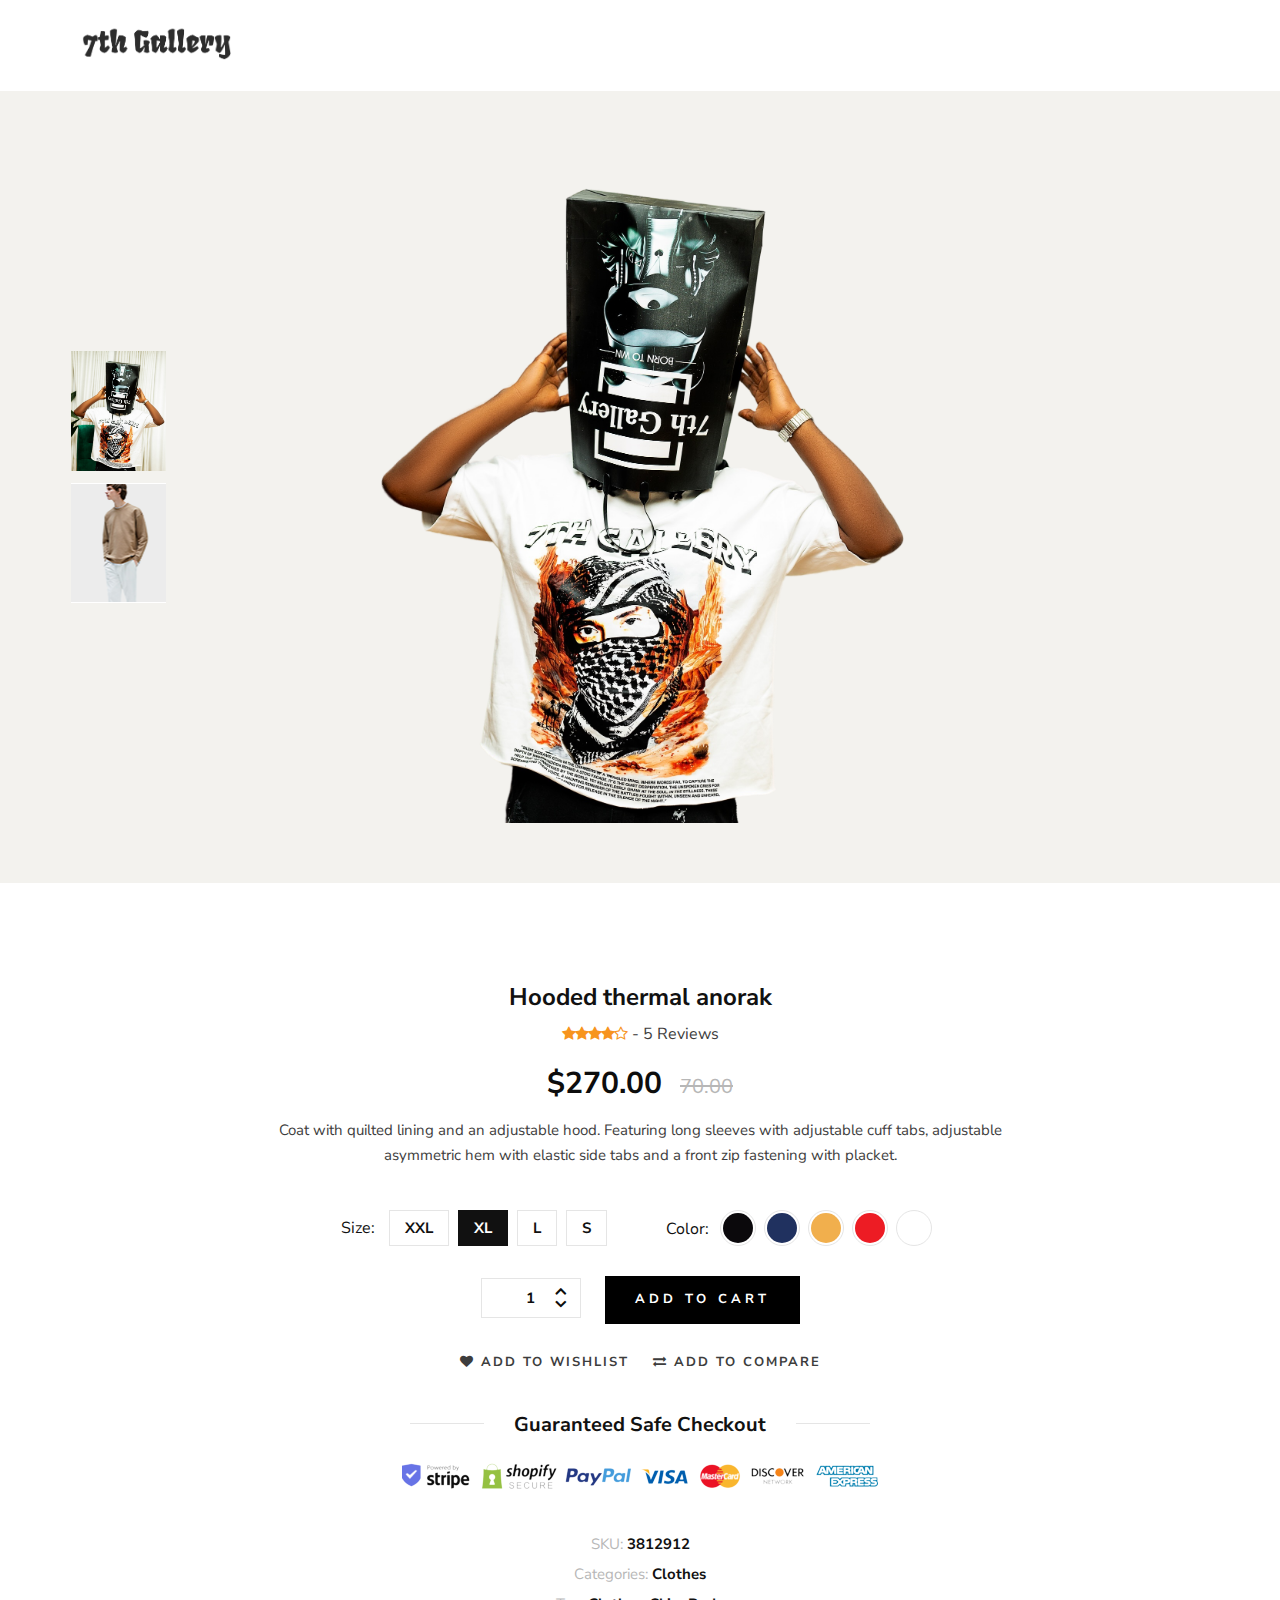
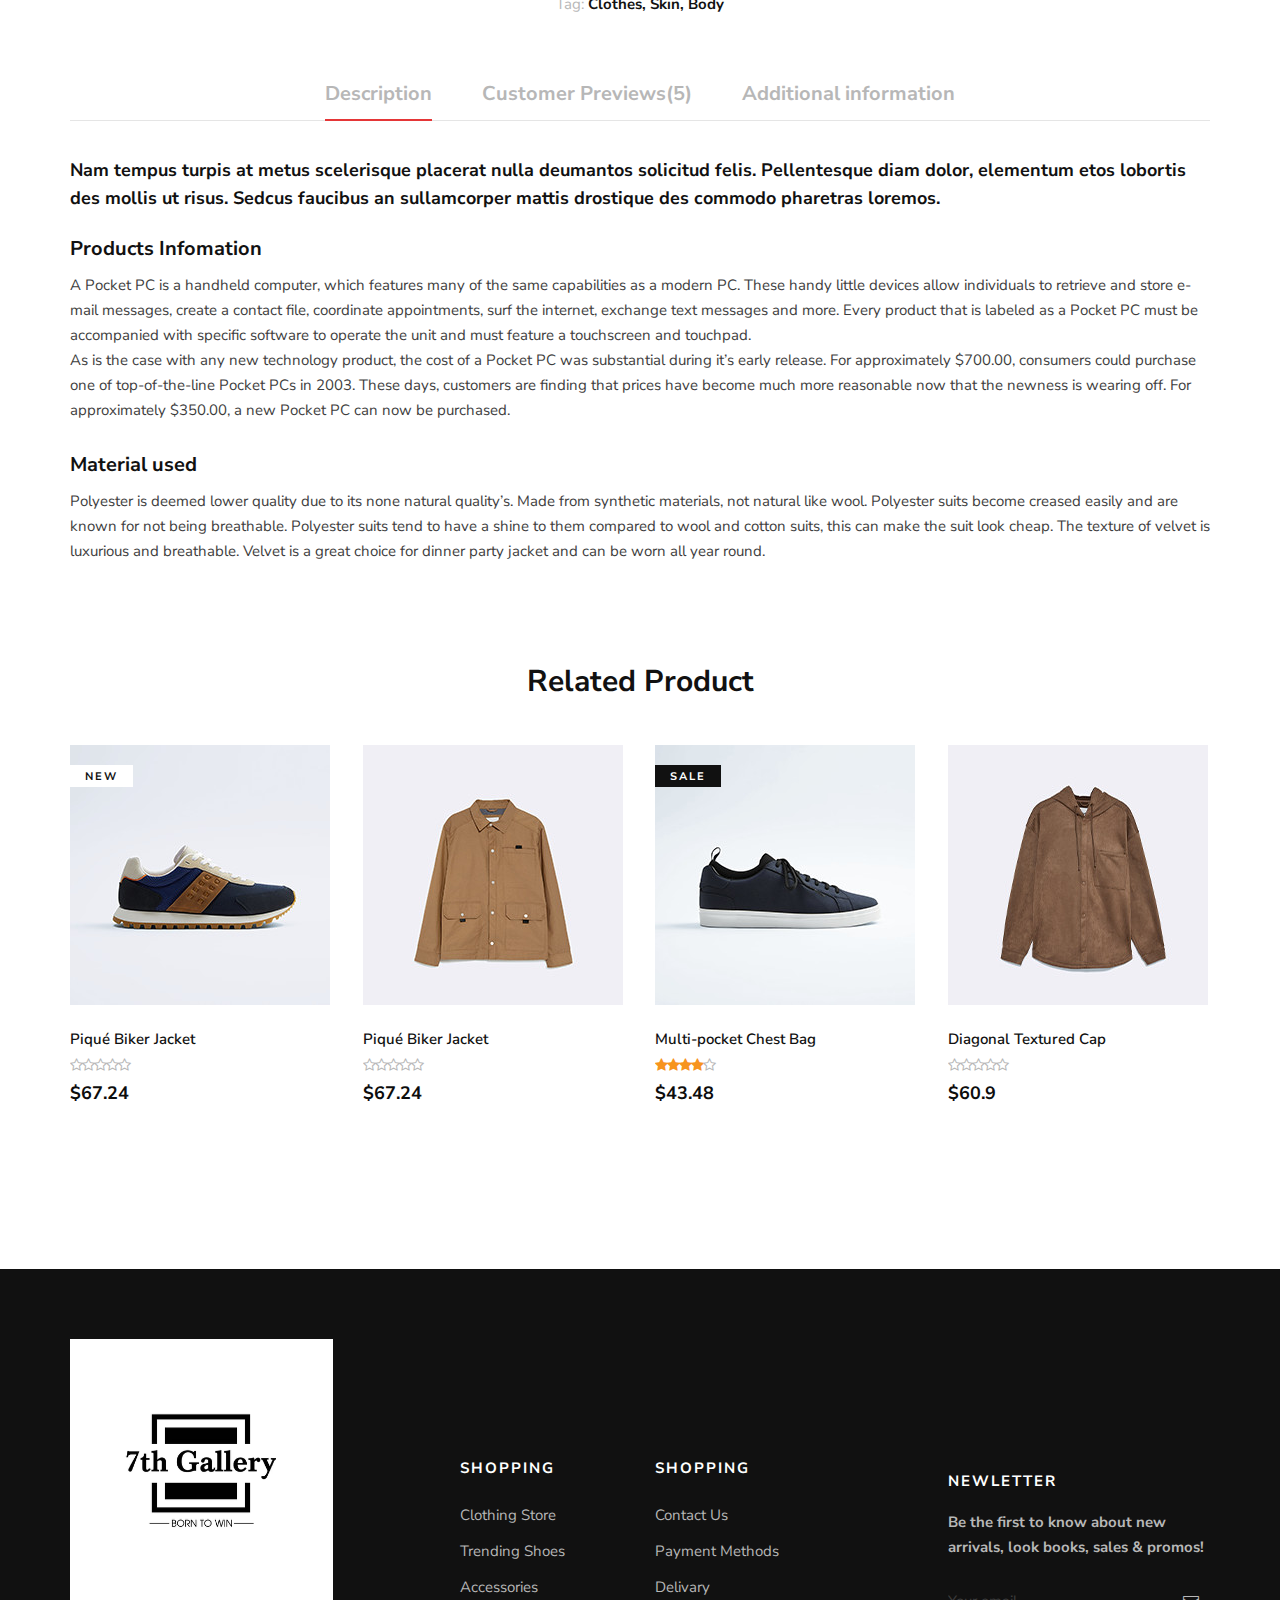
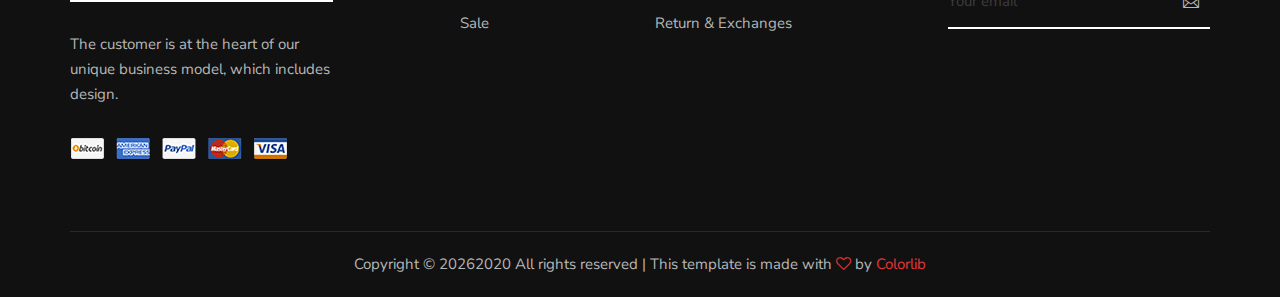
<file: shop-details.html>
<!DOCTYPE html>
<html lang="zxx">

<head>
    <meta charset="UTF-8">
    <meta name="description" content="Male_Fashion Template">
    <meta name="keywords" content="Male_Fashion, unica, creative, html">
    <meta name="viewport" content="width=device-width, initial-scale=1.0">
    <meta http-equiv="X-UA-Compatible" content="ie=edge">
    <title>7th Gallery</title>

    <!-- Google Font -->
    <link href="https://fonts.googleapis.com/css2?family=Nunito+Sans:wght@300;400;600;700;800;900&display=swap"
        rel="stylesheet">

    <!-- Css Styles -->
    <link rel="stylesheet" href="css/bootstrap.min.css" type="text/css">
    <link rel="stylesheet" href="css/font-awesome.min.css" type="text/css">
    <link rel="stylesheet" href="css/elegant-icons.css" type="text/css">
    <link rel="stylesheet" href="css/magnific-popup.css" type="text/css">
    <link rel="stylesheet" href="css/nice-select.css" type="text/css">
    <link rel="stylesheet" href="css/owl.carousel.min.css" type="text/css">
    <link rel="stylesheet" href="css/slicknav.min.css" type="text/css">
    <link rel="stylesheet" href="css/style.css" type="text/css">
</head>

<body>
    <!-- Page Preloder -->
    <div id="preloder">
        <div class="loader"></div>
    </div>

    <!-- Offcanvas Menu Begin -->
    <div class="offcanvas-menu-overlay"></div>
    <div class="offcanvas-menu-wrapper">
        <div class="offcanvas__option">
            <div class="offcanvas__links">
                <a href="#">Sign in</a>
                <a href="#">FAQs</a>
            </div>
            <div class="offcanvas__top__hover">
                <span>Usd <i class="arrow_carrot-down"></i></span>
                <ul>
                    <li>USD</li>
                    <li>EUR</li>
                    <li>USD</li>
                </ul>
            </div>
        </div>
        <div class="offcanvas__nav__option">
            <a href="#" class="search-switch"><img src="img/icon/search.png" alt=""></a>
            <a href="#"><img src="img/icon/heart.png" alt=""></a>
            <a href="#"><img src="img/icon/cart.png" alt=""> <span>0</span></a>
            <div class="price">$0.00</div>
        </div>
        <div id="mobile-menu-wrap"></div>
        <div class="offcanvas__text">
            <p>Free shipping, 30-day return or refund guarantee.</p>
        </div>
    </div>
    <!-- Offcanvas Menu End -->

    <!-- Header Section Begin -->
    <header class="header">
        <div class="container">
            <div class="row">
                <div class="col-lg-3 col-md-3">
                    <div class="header__logo">
                        <a href="./inex.html"><img src="img/logo.png" alt=""></a>
                    </div>
                </div>
                <div class="col-lg-6 col-md-6">
                    <nav class="header__menu mobile-menu">
                        <ul>
                            <!-- <li><a href="./inex.html">Home</a></li>
                            <li class="active"><a href="./shop.html">Shop</a></li>
                            <li><a href="#">Pages</a>
                                <ul class="dropdown">
                                    <li><a href="./about.html">About Us</a></li>
                                    <li><a href="./shop-details.html">Shop Details</a></li>
                                    <li><a href="./shopping-cart.html">Shopping Cart</a></li>
                                    <li><a href="./checkout.html">Check Out</a></li>
                                    <li><a href="./blog-details.html">Blog Details</a></li>
                                </ul>
                            </li>
                            <li><a href="./blog.html">Blog</a></li>
                            <li><a href="./contact.html">Contacts</a></li> -->
                        </ul>
                    </nav>
                </div>
            </div>
            <!-- <div class="canvas__open"><i class="fa fa-bars"></i></div> -->
        </div>
    </header>
    <!-- Header Section End -->

    <!-- Shop Details Section Begin -->
    <section class="shop-details">
        <div class="product__details__pic">
            <div class="container">
                <div class="row">
                    <div class="col-lg-3 col-md-3">
                        <ul class="nav nav-tabs" role="tablist">
                            <li class="nav-item">
                                <a class="nav-link active" data-toggle="tab" href="#tabs-1" role="tab">
                                    <div class="product__thumb__pic set-bg" data-setbg="img/shop-details/thumb-1.jpeg">
                                    </div>
                                </a>
                            </li>
                            <li class="nav-item">
                                <a class="nav-link" data-toggle="tab" href="#tabs-2" role="tab">
                                    <div class="product__thumb__pic set-bg" data-setbg="img/shop-details/thumb-2.png">
                                    </div>
                                </a>
                            </li>
                        </ul>
                    </div>
                    <div class="col-lg-6 col-md-9">
                        <div class="tab-content">
                            <div class="tab-pane active" id="tabs-1" role="tabpanel">
                                <div class="product__details__pic__item">
                                    <img src="img/shop-details/product-big-1.png" alt="">
                                </div>
                            </div>
                            <div class="tab-pane" id="tabs-2" role="tabpanel">
                                <div class="product__details__pic__item">
                                    <img src="img/shop-details/product-big-3.png" alt="">
                                </div>
                            </div>
                            <div class="tab-pane" id="tabs-3" role="tabpanel">
                                <div class="product__details__pic__item">
                                    <img src="img/shop-details/product-big.png" alt="">
                                </div>
                            </div>
                            <div class="tab-pane" id="tabs-4" role="tabpanel">
                                <div class="product__details__pic__item">
                                    <img src="img/shop-details/product-big-4.png" alt="">
                                    <a href="https://www.youtube.com/watch?v=8PJ3_p7VqHw&list=RD8PJ3_p7VqHw&start_radio=1"
                                        class="video-popup"><i class="fa fa-play"></i></a>
                                </div>
                            </div>
                        </div>
                    </div>
                </div>
            </div>
        </div>
        <div class="product__details__content">
            <div class="container">
                <div class="row d-flex justify-content-center">
                    <div class="col-lg-8">
                        <div class="product__details__text">
                            <h4>Hooded thermal anorak</h4>
                            <div class="rating">
                                <i class="fa fa-star"></i>
                                <i class="fa fa-star"></i>
                                <i class="fa fa-star"></i>
                                <i class="fa fa-star"></i>
                                <i class="fa fa-star-o"></i>
                                <span> - 5 Reviews</span>
                            </div>
                            <h3>$270.00 <span>70.00</span></h3>
                            <p>Coat with quilted lining and an adjustable hood. Featuring long sleeves with adjustable
                                cuff tabs, adjustable asymmetric hem with elastic side tabs and a front zip fastening
                                with placket.</p>
                            <div class="product__details__option">
                                <div class="product__details__option__size">
                                    <span>Size:</span>
                                    <label for="xxl">xxl
                                        <input type="radio" id="xxl">
                                    </label>
                                    <label class="active" for="xl">xl
                                        <input type="radio" id="xl">
                                    </label>
                                    <label for="l">l
                                        <input type="radio" id="l">
                                    </label>
                                    <label for="sm">s
                                        <input type="radio" id="sm">
                                    </label>
                                </div>
                                <div class="product__details__option__color">
                                    <span>Color:</span>
                                    <label class="c-1" for="sp-1">
                                        <input type="radio" id="sp-1">
                                    </label>
                                    <label class="c-2" for="sp-2">
                                        <input type="radio" id="sp-2">
                                    </label>
                                    <label class="c-3" for="sp-3">
                                        <input type="radio" id="sp-3">
                                    </label>
                                    <label class="c-4" for="sp-4">
                                        <input type="radio" id="sp-4">
                                    </label>
                                    <label class="c-9" for="sp-9">
                                        <input type="radio" id="sp-9">
                                    </label>
                                </div>
                            </div>
                            <div class="product__details__cart__option">
                                <div class="quantity">
                                    <div class="pro-qty">
                                        <input type="text" value="1">
                                    </div>
                                </div>
                                <a href="#" class="primary-btn">add to cart</a>
                            </div>
                            <div class="product__details__btns__option">
                                <a href="#"><i class="fa fa-heart"></i> add to wishlist</a>
                                <a href="#"><i class="fa fa-exchange"></i> Add To Compare</a>
                            </div>
                            <div class="product__details__last__option">
                                <h5><span>Guaranteed Safe Checkout</span></h5>
                                <img src="img/shop-details/details-payment.png" alt="">
                                <ul>
                                    <li><span>SKU:</span> 3812912</li>
                                    <li><span>Categories:</span> Clothes</li>
                                    <li><span>Tag:</span> Clothes, Skin, Body</li>
                                </ul>
                            </div>
                        </div>
                    </div>
                </div>
                <div class="row">
                    <div class="col-lg-12">
                        <div class="product__details__tab">
                            <ul class="nav nav-tabs" role="tablist">
                                <li class="nav-item">
                                    <a class="nav-link active" data-toggle="tab" href="#tabs-5"
                                        role="tab">Description</a>
                                </li>
                                <li class="nav-item">
                                    <a class="nav-link" data-toggle="tab" href="#tabs-6" role="tab">Customer
                                        Previews(5)</a>
                                </li>
                                <li class="nav-item">
                                    <a class="nav-link" data-toggle="tab" href="#tabs-7" role="tab">Additional
                                        information</a>
                                </li>
                            </ul>
                            <div class="tab-content">
                                <div class="tab-pane active" id="tabs-5" role="tabpanel">
                                    <div class="product__details__tab__content">
                                        <p class="note">Nam tempus turpis at metus scelerisque placerat nulla deumantos
                                            solicitud felis. Pellentesque diam dolor, elementum etos lobortis des mollis
                                            ut risus. Sedcus faucibus an sullamcorper mattis drostique des commodo
                                            pharetras loremos.</p>
                                        <div class="product__details__tab__content__item">
                                            <h5>Products Infomation</h5>
                                            <p>A Pocket PC is a handheld computer, which features many of the same
                                                capabilities as a modern PC. These handy little devices allow
                                                individuals to retrieve and store e-mail messages, create a contact
                                                file, coordinate appointments, surf the internet, exchange text messages
                                                and more. Every product that is labeled as a Pocket PC must be
                                                accompanied with specific software to operate the unit and must feature
                                                a touchscreen and touchpad.</p>
                                            <p>As is the case with any new technology product, the cost of a Pocket PC
                                                was substantial during it’s early release. For approximately $700.00,
                                                consumers could purchase one of top-of-the-line Pocket PCs in 2003.
                                                These days, customers are finding that prices have become much more
                                                reasonable now that the newness is wearing off. For approximately
                                                $350.00, a new Pocket PC can now be purchased.</p>
                                        </div>
                                        <div class="product__details__tab__content__item">
                                            <h5>Material used</h5>
                                            <p>Polyester is deemed lower quality due to its none natural quality’s. Made
                                                from synthetic materials, not natural like wool. Polyester suits become
                                                creased easily and are known for not being breathable. Polyester suits
                                                tend to have a shine to them compared to wool and cotton suits, this can
                                                make the suit look cheap. The texture of velvet is luxurious and
                                                breathable. Velvet is a great choice for dinner party jacket and can be
                                                worn all year round.</p>
                                        </div>
                                    </div>
                                </div>
                                <div class="tab-pane" id="tabs-6" role="tabpanel">
                                    <div class="product__details__tab__content">
                                        <div class="product__details__tab__content__item">
                                            <h5>Products Infomation</h5>
                                            <p>A Pocket PC is a handheld computer, which features many of the same
                                                capabilities as a modern PC. These handy little devices allow
                                                individuals to retrieve and store e-mail messages, create a contact
                                                file, coordinate appointments, surf the internet, exchange text messages
                                                and more. Every product that is labeled as a Pocket PC must be
                                                accompanied with specific software to operate the unit and must feature
                                                a touchscreen and touchpad.</p>
                                            <p>As is the case with any new technology product, the cost of a Pocket PC
                                                was substantial during it’s early release. For approximately $700.00,
                                                consumers could purchase one of top-of-the-line Pocket PCs in 2003.
                                                These days, customers are finding that prices have become much more
                                                reasonable now that the newness is wearing off. For approximately
                                                $350.00, a new Pocket PC can now be purchased.</p>
                                        </div>
                                        <div class="product__details__tab__content__item">
                                            <h5>Material used</h5>
                                            <p>Polyester is deemed lower quality due to its none natural quality’s. Made
                                                from synthetic materials, not natural like wool. Polyester suits become
                                                creased easily and are known for not being breathable. Polyester suits
                                                tend to have a shine to them compared to wool and cotton suits, this can
                                                make the suit look cheap. The texture of velvet is luxurious and
                                                breathable. Velvet is a great choice for dinner party jacket and can be
                                                worn all year round.</p>
                                        </div>
                                    </div>
                                </div>
                                <div class="tab-pane" id="tabs-7" role="tabpanel">
                                    <div class="product__details__tab__content">
                                        <p class="note">Nam tempus turpis at metus scelerisque placerat nulla deumantos
                                            solicitud felis. Pellentesque diam dolor, elementum etos lobortis des mollis
                                            ut risus. Sedcus faucibus an sullamcorper mattis drostique des commodo
                                            pharetras loremos.</p>
                                        <div class="product__details__tab__content__item">
                                            <h5>Products Infomation</h5>
                                            <p>A Pocket PC is a handheld computer, which features many of the same
                                                capabilities as a modern PC. These handy little devices allow
                                                individuals to retrieve and store e-mail messages, create a contact
                                                file, coordinate appointments, surf the internet, exchange text messages
                                                and more. Every product that is labeled as a Pocket PC must be
                                                accompanied with specific software to operate the unit and must feature
                                                a touchscreen and touchpad.</p>
                                            <p>As is the case with any new technology product, the cost of a Pocket PC
                                                was substantial during it’s early release. For approximately $700.00,
                                                consumers could purchase one of top-of-the-line Pocket PCs in 2003.
                                                These days, customers are finding that prices have become much more
                                                reasonable now that the newness is wearing off. For approximately
                                                $350.00, a new Pocket PC can now be purchased.</p>
                                        </div>
                                        <div class="product__details__tab__content__item">
                                            <h5>Material used</h5>
                                            <p>Polyester is deemed lower quality due to its none natural quality’s. Made
                                                from synthetic materials, not natural like wool. Polyester suits become
                                                creased easily and are known for not being breathable. Polyester suits
                                                tend to have a shine to them compared to wool and cotton suits, this can
                                                make the suit look cheap. The texture of velvet is luxurious and
                                                breathable. Velvet is a great choice for dinner party jacket and can be
                                                worn all year round.</p>
                                        </div>
                                    </div>
                                </div>
                            </div>
                        </div>
                    </div>
                </div>
            </div>
        </div>
    </section>
    <!-- Shop Details Section End -->

    <!-- Related Section Begin -->
    <section class="related spad">
        <div class="container">
            <div class="row">
                <div class="col-lg-12">
                    <h3 class="related-title">Related Product</h3>
                </div>
            </div>
            <div class="row">
                <div class="col-lg-3 col-md-6 col-sm-6 col-sm-6">
                    <div class="product__item">
                        <div class="product__item__pic set-bg" data-setbg="img/product/product-1.jpg">
                            <span class="label">New</span>
                            <ul class="product__hover">
                                <li><a href="#"><img src="img/icon/heart.png" alt=""></a></li>
                                <li><a href="#"><img src="img/icon/compare.png" alt=""> <span>Compare</span></a></li>
                                <li><a href="#"><img src="img/icon/search.png" alt=""></a></li>
                            </ul>
                        </div>
                        <div class="product__item__text">
                            <h6>Piqué Biker Jacket</h6>
                            <a href="#" class="add-cart">+ Add To Cart</a>
                            <div class="rating">
                                <i class="fa fa-star-o"></i>
                                <i class="fa fa-star-o"></i>
                                <i class="fa fa-star-o"></i>
                                <i class="fa fa-star-o"></i>
                                <i class="fa fa-star-o"></i>
                            </div>
                            <h5>$67.24</h5>
                            <div class="product__color__select">
                                <label for="pc-1">
                                    <input type="radio" id="pc-1">
                                </label>
                                <label class="active black" for="pc-2">
                                    <input type="radio" id="pc-2">
                                </label>
                                <label class="grey" for="pc-3">
                                    <input type="radio" id="pc-3">
                                </label>
                            </div>
                        </div>
                    </div>
                </div>
                <div class="col-lg-3 col-md-6 col-sm-6 col-sm-6">
                    <div class="product__item">
                        <div class="product__item__pic set-bg" data-setbg="img/product/product-2.jpg">
                            <ul class="product__hover">
                                <li><a href="#"><img src="img/icon/heart.png" alt=""></a></li>
                                <li><a href="#"><img src="img/icon/compare.png" alt=""> <span>Compare</span></a></li>
                                <li><a href="#"><img src="img/icon/search.png" alt=""></a></li>
                            </ul>
                        </div>
                        <div class="product__item__text">
                            <h6>Piqué Biker Jacket</h6>
                            <a href="#" class="add-cart">+ Add To Cart</a>
                            <div class="rating">
                                <i class="fa fa-star-o"></i>
                                <i class="fa fa-star-o"></i>
                                <i class="fa fa-star-o"></i>
                                <i class="fa fa-star-o"></i>
                                <i class="fa fa-star-o"></i>
                            </div>
                            <h5>$67.24</h5>
                            <div class="product__color__select">
                                <label for="pc-4">
                                    <input type="radio" id="pc-4">
                                </label>
                                <label class="active black" for="pc-5">
                                    <input type="radio" id="pc-5">
                                </label>
                                <label class="grey" for="pc-6">
                                    <input type="radio" id="pc-6">
                                </label>
                            </div>
                        </div>
                    </div>
                </div>
                <div class="col-lg-3 col-md-6 col-sm-6 col-sm-6">
                    <div class="product__item sale">
                        <div class="product__item__pic set-bg" data-setbg="img/product/product-3.jpg">
                            <span class="label">Sale</span>
                            <ul class="product__hover">
                                <li><a href="#"><img src="img/icon/heart.png" alt=""></a></li>
                                <li><a href="#"><img src="img/icon/compare.png" alt=""> <span>Compare</span></a></li>
                                <li><a href="#"><img src="img/icon/search.png" alt=""></a></li>
                            </ul>
                        </div>
                        <div class="product__item__text">
                            <h6>Multi-pocket Chest Bag</h6>
                            <a href="#" class="add-cart">+ Add To Cart</a>
                            <div class="rating">
                                <i class="fa fa-star"></i>
                                <i class="fa fa-star"></i>
                                <i class="fa fa-star"></i>
                                <i class="fa fa-star"></i>
                                <i class="fa fa-star-o"></i>
                            </div>
                            <h5>$43.48</h5>
                            <div class="product__color__select">
                                <label for="pc-7">
                                    <input type="radio" id="pc-7">
                                </label>
                                <label class="active black" for="pc-8">
                                    <input type="radio" id="pc-8">
                                </label>
                                <label class="grey" for="pc-9">
                                    <input type="radio" id="pc-9">
                                </label>
                            </div>
                        </div>
                    </div>
                </div>
                <div class="col-lg-3 col-md-6 col-sm-6 col-sm-6">
                    <div class="product__item">
                        <div class="product__item__pic set-bg" data-setbg="img/product/product-4.jpg">
                            <ul class="product__hover">
                                <li><a href="#"><img src="img/icon/heart.png" alt=""></a></li>
                                <li><a href="#"><img src="img/icon/compare.png" alt=""> <span>Compare</span></a></li>
                                <li><a href="#"><img src="img/icon/search.png" alt=""></a></li>
                            </ul>
                        </div>
                        <div class="product__item__text">
                            <h6>Diagonal Textured Cap</h6>
                            <a href="#" class="add-cart">+ Add To Cart</a>
                            <div class="rating">
                                <i class="fa fa-star-o"></i>
                                <i class="fa fa-star-o"></i>
                                <i class="fa fa-star-o"></i>
                                <i class="fa fa-star-o"></i>
                                <i class="fa fa-star-o"></i>
                            </div>
                            <h5>$60.9</h5>
                            <div class="product__color__select">
                                <label for="pc-10">
                                    <input type="radio" id="pc-10">
                                </label>
                                <label class="active black" for="pc-11">
                                    <input type="radio" id="pc-11">
                                </label>
                                <label class="grey" for="pc-12">
                                    <input type="radio" id="pc-12">
                                </label>
                            </div>
                        </div>
                    </div>
                </div>
            </div>
        </div>
    </section>
    <!-- Related Section End -->

    <!-- Footer Section Begin -->
    <footer class="footer">
        <div class="container">
            <div class="row">
                <div class="col-lg-3 col-md-6 col-sm-6">
                    <div class="footer__about">
                        <div class="footer__logo">
                            <a href="#"><img src="img/footer-logo.png" alt=""></a>
                        </div>
                        <p>The customer is at the heart of our unique business model, which includes design.</p>
                        <a href="#"><img src="img/payment.png" alt=""></a>
                    </div>
                </div>
                <div class="col-lg-2 offset-lg-1 col-md-3 col-sm-6">
                    <div class="footer__widget">
                        <h6>Shopping</h6>
                        <ul>
                            <li><a href="#">Clothing Store</a></li>
                            <li><a href="#">Trending Shoes</a></li>
                            <li><a href="#">Accessories</a></li>
                            <li><a href="#">Sale</a></li>
                        </ul>
                    </div>
                </div>
                <div class="col-lg-2 col-md-3 col-sm-6">
                    <div class="footer__widget">
                        <h6>Shopping</h6>
                        <ul>
                            <li><a href="#">Contact Us</a></li>
                            <li><a href="#">Payment Methods</a></li>
                            <li><a href="#">Delivary</a></li>
                            <li><a href="#">Return & Exchanges</a></li>
                        </ul>
                    </div>
                </div>
                <div class="col-lg-3 offset-lg-1 col-md-6 col-sm-6">
                    <div class="footer__widget">
                        <h6>NewLetter</h6>
                        <div class="footer__newslatter">
                            <p>Be the first to know about new arrivals, look books, sales & promos!</p>
                            <form action="#">
                                <input type="text" placeholder="Your email">
                                <button type="submit"><span class="icon_mail_alt"></span></button>
                            </form>
                        </div>
                    </div>
                </div>
            </div>
            <div class="row">
                <div class="col-lg-12 text-center">
                    <div class="footer__copyright__text">
                        <!-- Link back to Colorlib can't be removed. Template is licensed under CC BY 3.0. -->
                        <p>Copyright ©
                            <script>
                                document.write(new Date().getFullYear());
                            </script>2020
                            All rights reserved | This template is made with <i class="fa fa-heart-o"
                                aria-hidden="true"></i> by <a href="https://colorlib.com" target="_blank">Colorlib</a>
                        </p>
                        <!-- Link back to Colorlib can't be removed. Template is licensed under CC BY 3.0. -->
                    </div>
                </div>
            </div>
        </div>
    </footer>
    <!-- Footer Section End -->

    <!-- Search Begin -->
    <div class="search-model">
        <div class="h-100 d-flex align-items-center justify-content-center">
            <div class="search-close-switch">+</div>
            <form class="search-model-form">
                <input type="text" id="search-input" placeholder="Search here.....">
            </form>
        </div>
    </div>
    <!-- Search End -->

    <!-- Js Plugins -->
    <script src="js/jquery-3.3.1.min.js"></script>
    <script src="js/bootstrap.min.js"></script>
    <script src="js/jquery.nice-select.min.js"></script>
    <script src="js/jquery.nicescroll.min.js"></script>
    <script src="js/jquery.magnific-popup.min.js"></script>
    <script src="js/jquery.countdown.min.js"></script>
    <script src="js/jquery.slicknav.js"></script>
    <script src="js/mixitup.min.js"></script>
    <script src="js/owl.carousel.min.js"></script>
    <script src="js/main.js"></script>
</body>

</html>
</file>
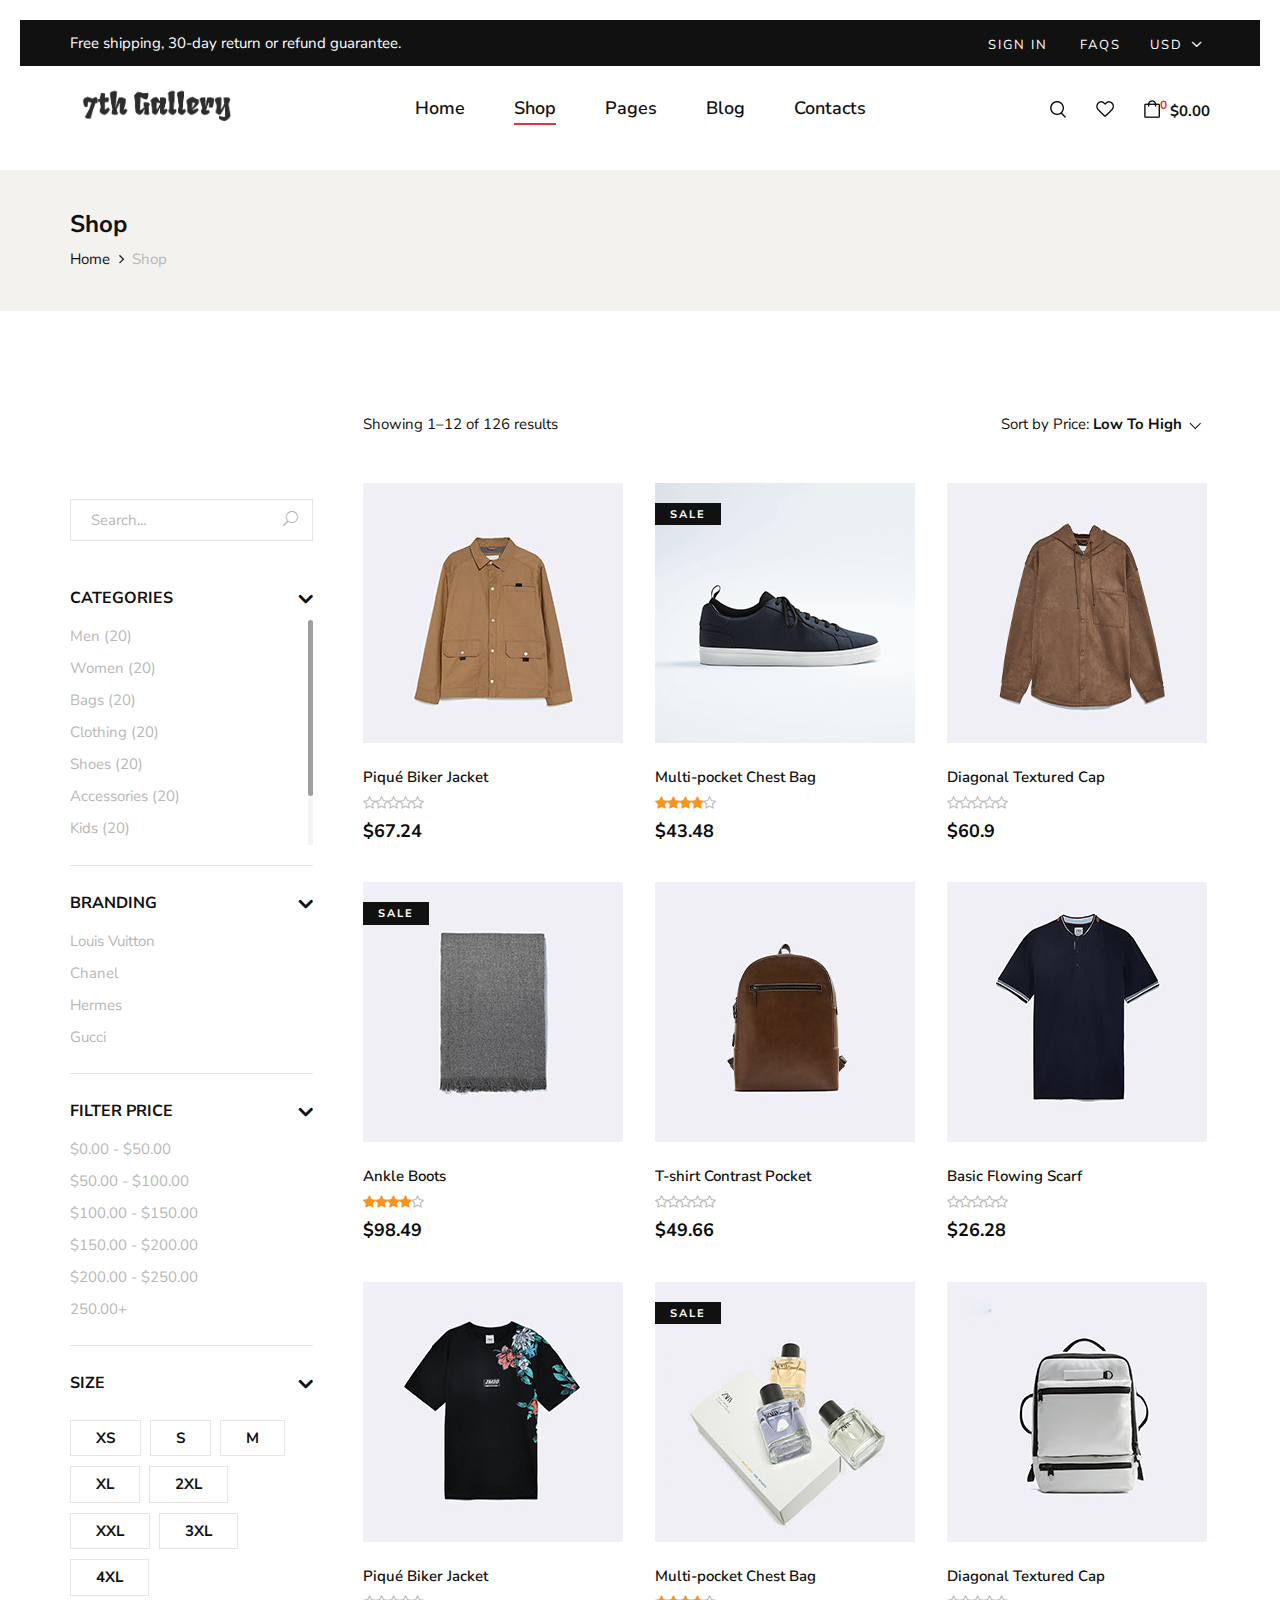
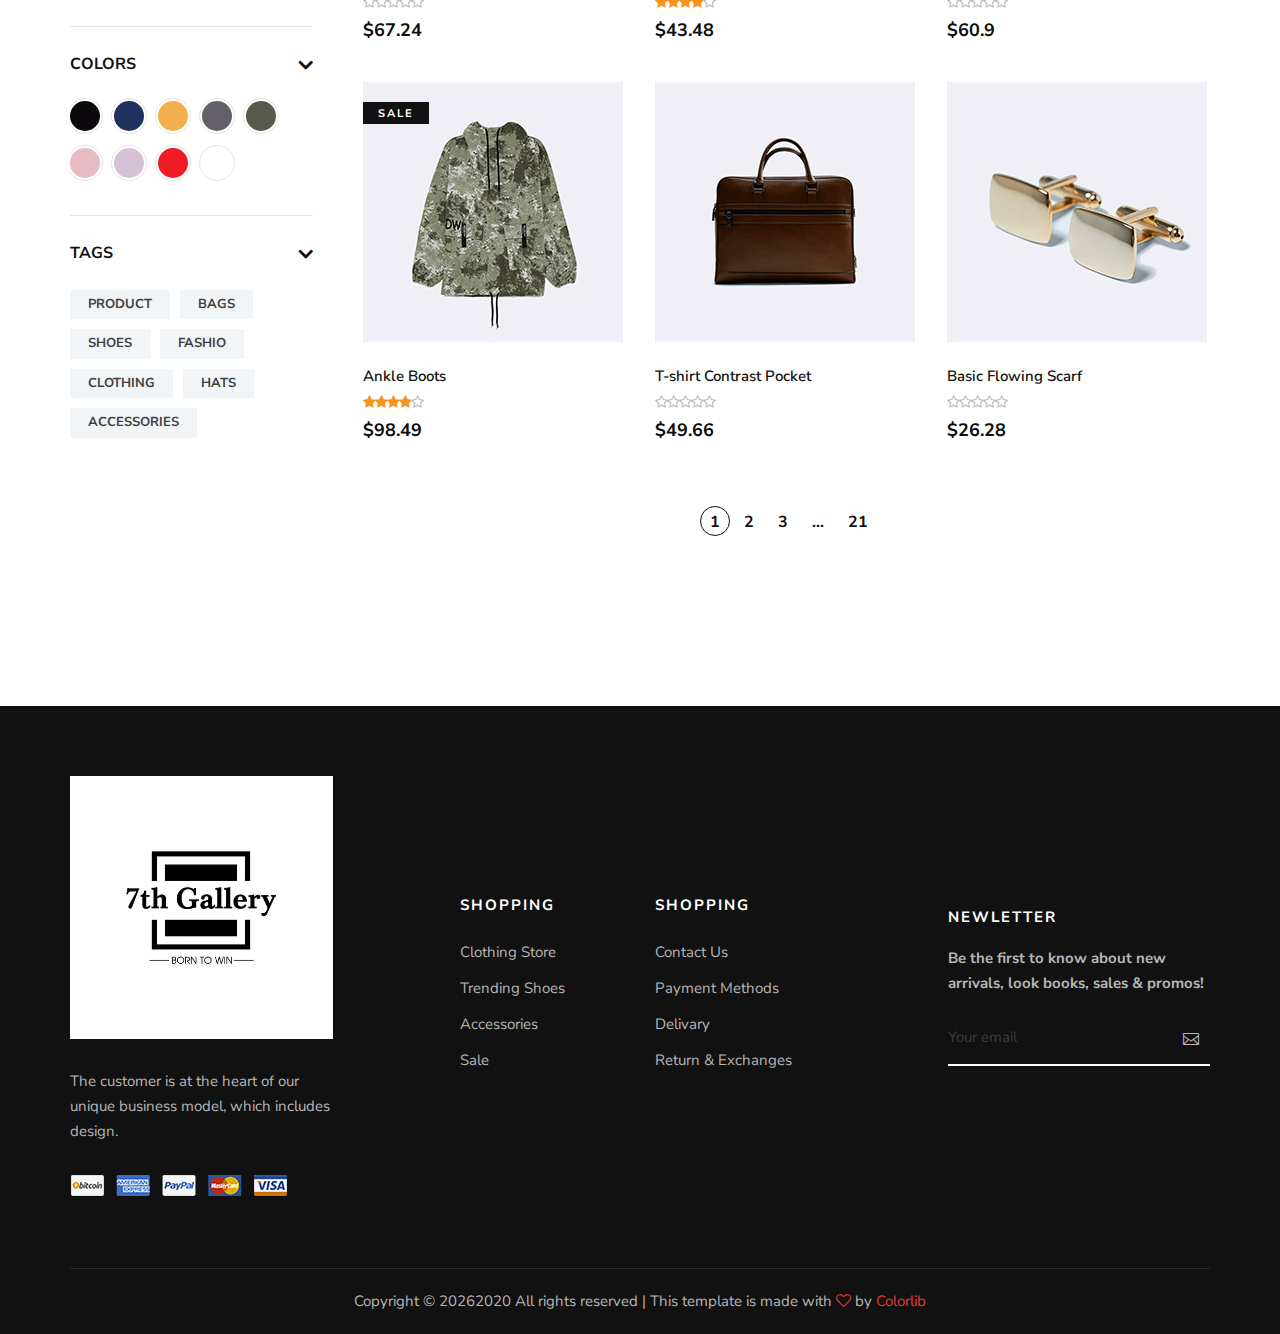
<file: shop.html>
<!DOCTYPE html>
<html lang="zxx">

<head>
    <meta charset="UTF-8">
    <meta name="description" content="Male_Fashion Template">
    <meta name="keywords" content="Male_Fashion, unica, creative, html">
    <meta name="viewport" content="width=device-width, initial-scale=1.0">
    <meta http-equiv="X-UA-Compatible" content="ie=edge">
    <title>Male-Fashion | Template</title>

    <!-- Google Font -->
    <link href="https://fonts.googleapis.com/css2?family=Nunito+Sans:wght@300;400;600;700;800;900&display=swap"
    rel="stylesheet">

    <!-- Css Styles -->
    <link rel="stylesheet" href="css/bootstrap.min.css" type="text/css">
    <link rel="stylesheet" href="css/font-awesome.min.css" type="text/css">
    <link rel="stylesheet" href="css/elegant-icons.css" type="text/css">
    <link rel="stylesheet" href="css/magnific-popup.css" type="text/css">
    <link rel="stylesheet" href="css/nice-select.css" type="text/css">
    <link rel="stylesheet" href="css/owl.carousel.min.css" type="text/css">
    <link rel="stylesheet" href="css/slicknav.min.css" type="text/css">
    <link rel="stylesheet" href="css/style.css" type="text/css">
</head>

<body>
    <!-- Page Preloder -->
    <div id="preloder">
        <div class="loader"></div>
    </div>

    <!-- Offcanvas Menu Begin -->
    <div class="offcanvas-menu-overlay"></div>
    <div class="offcanvas-menu-wrapper">
        <div class="offcanvas__option">
            <div class="offcanvas__links">
                <a href="#">Sign in</a>
                <a href="#">FAQs</a>
            </div>
            <div class="offcanvas__top__hover">
                <span>Usd <i class="arrow_carrot-down"></i></span>
                <ul>
                    <li>USD</li>
                    <li>EUR</li>
                    <li>USD</li>
                </ul>
            </div>
        </div>
        <div class="offcanvas__nav__option">
            <a href="#" class="search-switch"><img src="img/icon/search.png" alt=""></a>
            <a href="#"><img src="img/icon/heart.png" alt=""></a>
            <a href="#"><img src="img/icon/cart.png" alt=""> <span>0</span></a>
            <div class="price">$0.00</div>
        </div>
        <div id="mobile-menu-wrap"></div>
        <div class="offcanvas__text">
            <p>Free shipping, 30-day return or refund guarantee.</p>
        </div>
    </div>
    <!-- Offcanvas Menu End -->

    <!-- Header Section Begin -->
    <header class="header">
        <div class="header__top">
            <div class="container">
                <div class="row">
                    <div class="col-lg-6 col-md-7">
                        <div class="header__top__left">
                            <p>Free shipping, 30-day return or refund guarantee.</p>
                        </div>
                    </div>
                    <div class="col-lg-6 col-md-5">
                        <div class="header__top__right">
                            <div class="header__top__links">
                                <a href="#">Sign in</a>
                                <a href="#">FAQs</a>
                            </div>
                            <div class="header__top__hover">
                                <span>Usd <i class="arrow_carrot-down"></i></span>
                                <ul>
                                    <li>USD</li>
                                    <li>EUR</li>
                                    <li>USD</li>
                                </ul>
                            </div>
                        </div>
                    </div>
                </div>
            </div>
        </div>
        <div class="container">
            <div class="row">
                <div class="col-lg-3 col-md-3">
                    <div class="header__logo">
                        <a href="./index.html"><img src="img/logo.png" alt=""></a>
                    </div>
                </div>
                <div class="col-lg-6 col-md-6">
                    <nav class="header__menu mobile-menu">
                        <ul>
                            <li><a href="./index.html">Home</a></li>
                            <li class="active"><a href="./shop.html">Shop</a></li>
                            <li><a href="#">Pages</a>
                                <ul class="dropdown">
                                    <li><a href="./about.html">About Us</a></li>
                                    <li><a href="./shop-details.html">Shop Details</a></li>
                                    <li><a href="./shopping-cart.html">Shopping Cart</a></li>
                                    <li><a href="./checkout.html">Check Out</a></li>
                                    <li><a href="./blog-details.html">Blog Details</a></li>
                                </ul>
                            </li>
                            <li><a href="./blog.html">Blog</a></li>
                            <li><a href="./contact.html">Contacts</a></li>
                        </ul>
                    </nav>
                </div>
                <div class="col-lg-3 col-md-3">
                    <div class="header__nav__option">
                        <a href="#" class="search-switch"><img src="img/icon/search.png" alt=""></a>
                        <a href="#"><img src="img/icon/heart.png" alt=""></a>
                        <a href="#"><img src="img/icon/cart.png" alt=""> <span>0</span></a>
                        <div class="price">$0.00</div>
                    </div>
                </div>
            </div>
            <div class="canvas__open"><i class="fa fa-bars"></i></div>
        </div>
    </header>
    <!-- Header Section End -->

    <!-- Breadcrumb Section Begin -->
    <section class="breadcrumb-option">
        <div class="container">
            <div class="row">
                <div class="col-lg-12">
                    <div class="breadcrumb__text">
                        <h4>Shop</h4>
                        <div class="breadcrumb__links">
                            <a href="./index.html">Home</a>
                            <span>Shop</span>
                        </div>
                    </div>
                </div>
            </div>
        </div>
    </section>
    <!-- Breadcrumb Section End -->

    <!-- Shop Section Begin -->
    <section class="shop spad">
        <div class="container">
            <div class="row">
                <div class="col-lg-3">
                    <div class="shop__sidebar">
                        <div class="shop__sidebar__search">
                            <form action="#">
                                <input type="text" placeholder="Search...">
                                <button type="submit"><span class="icon_search"></span></button>
                            </form>
                        </div>
                        <div class="shop__sidebar__accordion">
                            <div class="accordion" id="accordionExample">
                                <div class="card">
                                    <div class="card-heading">
                                        <a data-toggle="collapse" data-target="#collapseOne">Categories</a>
                                    </div>
                                    <div id="collapseOne" class="collapse show" data-parent="#accordionExample">
                                        <div class="card-body">
                                            <div class="shop__sidebar__categories">
                                                <ul class="nice-scroll">
                                                    <li><a href="#">Men (20)</a></li>
                                                    <li><a href="#">Women (20)</a></li>
                                                    <li><a href="#">Bags (20)</a></li>
                                                    <li><a href="#">Clothing (20)</a></li>
                                                    <li><a href="#">Shoes (20)</a></li>
                                                    <li><a href="#">Accessories (20)</a></li>
                                                    <li><a href="#">Kids (20)</a></li>
                                                    <li><a href="#">Kids (20)</a></li>
                                                    <li><a href="#">Kids (20)</a></li>
                                                </ul>
                                            </div>
                                        </div>
                                    </div>
                                </div>
                                <div class="card">
                                    <div class="card-heading">
                                        <a data-toggle="collapse" data-target="#collapseTwo">Branding</a>
                                    </div>
                                    <div id="collapseTwo" class="collapse show" data-parent="#accordionExample">
                                        <div class="card-body">
                                            <div class="shop__sidebar__brand">
                                                <ul>
                                                    <li><a href="#">Louis Vuitton</a></li>
                                                    <li><a href="#">Chanel</a></li>
                                                    <li><a href="#">Hermes</a></li>
                                                    <li><a href="#">Gucci</a></li>
                                                </ul>
                                            </div>
                                        </div>
                                    </div>
                                </div>
                                <div class="card">
                                    <div class="card-heading">
                                        <a data-toggle="collapse" data-target="#collapseThree">Filter Price</a>
                                    </div>
                                    <div id="collapseThree" class="collapse show" data-parent="#accordionExample">
                                        <div class="card-body">
                                            <div class="shop__sidebar__price">
                                                <ul>
                                                    <li><a href="#">$0.00 - $50.00</a></li>
                                                    <li><a href="#">$50.00 - $100.00</a></li>
                                                    <li><a href="#">$100.00 - $150.00</a></li>
                                                    <li><a href="#">$150.00 - $200.00</a></li>
                                                    <li><a href="#">$200.00 - $250.00</a></li>
                                                    <li><a href="#">250.00+</a></li>
                                                </ul>
                                            </div>
                                        </div>
                                    </div>
                                </div>
                                <div class="card">
                                    <div class="card-heading">
                                        <a data-toggle="collapse" data-target="#collapseFour">Size</a>
                                    </div>
                                    <div id="collapseFour" class="collapse show" data-parent="#accordionExample">
                                        <div class="card-body">
                                            <div class="shop__sidebar__size">
                                                <label for="xs">xs
                                                    <input type="radio" id="xs">
                                                </label>
                                                <label for="sm">s
                                                    <input type="radio" id="sm">
                                                </label>
                                                <label for="md">m
                                                    <input type="radio" id="md">
                                                </label>
                                                <label for="xl">xl
                                                    <input type="radio" id="xl">
                                                </label>
                                                <label for="2xl">2xl
                                                    <input type="radio" id="2xl">
                                                </label>
                                                <label for="xxl">xxl
                                                    <input type="radio" id="xxl">
                                                </label>
                                                <label for="3xl">3xl
                                                    <input type="radio" id="3xl">
                                                </label>
                                                <label for="4xl">4xl
                                                    <input type="radio" id="4xl">
                                                </label>
                                            </div>
                                        </div>
                                    </div>
                                </div>
                                <div class="card">
                                    <div class="card-heading">
                                        <a data-toggle="collapse" data-target="#collapseFive">Colors</a>
                                    </div>
                                    <div id="collapseFive" class="collapse show" data-parent="#accordionExample">
                                        <div class="card-body">
                                            <div class="shop__sidebar__color">
                                                <label class="c-1" for="sp-1">
                                                    <input type="radio" id="sp-1">
                                                </label>
                                                <label class="c-2" for="sp-2">
                                                    <input type="radio" id="sp-2">
                                                </label>
                                                <label class="c-3" for="sp-3">
                                                    <input type="radio" id="sp-3">
                                                </label>
                                                <label class="c-4" for="sp-4">
                                                    <input type="radio" id="sp-4">
                                                </label>
                                                <label class="c-5" for="sp-5">
                                                    <input type="radio" id="sp-5">
                                                </label>
                                                <label class="c-6" for="sp-6">
                                                    <input type="radio" id="sp-6">
                                                </label>
                                                <label class="c-7" for="sp-7">
                                                    <input type="radio" id="sp-7">
                                                </label>
                                                <label class="c-8" for="sp-8">
                                                    <input type="radio" id="sp-8">
                                                </label>
                                                <label class="c-9" for="sp-9">
                                                    <input type="radio" id="sp-9">
                                                </label>
                                            </div>
                                        </div>
                                    </div>
                                </div>
                                <div class="card">
                                    <div class="card-heading">
                                        <a data-toggle="collapse" data-target="#collapseSix">Tags</a>
                                    </div>
                                    <div id="collapseSix" class="collapse show" data-parent="#accordionExample">
                                        <div class="card-body">
                                            <div class="shop__sidebar__tags">
                                                <a href="#">Product</a>
                                                <a href="#">Bags</a>
                                                <a href="#">Shoes</a>
                                                <a href="#">Fashio</a>
                                                <a href="#">Clothing</a>
                                                <a href="#">Hats</a>
                                                <a href="#">Accessories</a>
                                            </div>
                                        </div>
                                    </div>
                                </div>
                            </div>
                        </div>
                    </div>
                </div>
                <div class="col-lg-9">
                    <div class="shop__product__option">
                        <div class="row">
                            <div class="col-lg-6 col-md-6 col-sm-6">
                                <div class="shop__product__option__left">
                                    <p>Showing 1–12 of 126 results</p>
                                </div>
                            </div>
                            <div class="col-lg-6 col-md-6 col-sm-6">
                                <div class="shop__product__option__right">
                                    <p>Sort by Price:</p>
                                    <select>
                                        <option value="">Low To High</option>
                                        <option value="">$0 - $55</option>
                                        <option value="">$55 - $100</option>
                                    </select>
                                </div>
                            </div>
                        </div>
                    </div>
                    <div class="row">
                        <div class="col-lg-4 col-md-6 col-sm-6">
                            <div class="product__item">
                                <div class="product__item__pic set-bg" data-setbg="img/product/product-2.jpg">
                                    <ul class="product__hover">
                                        <li><a href="#"><img src="img/icon/heart.png" alt=""></a></li>
                                        <li><a href="#"><img src="img/icon/compare.png" alt=""> <span>Compare</span></a>
                                        </li>
                                        <li><a href="#"><img src="img/icon/search.png" alt=""></a></li>
                                    </ul>
                                </div>
                                <div class="product__item__text">
                                    <h6>Piqué Biker Jacket</h6>
                                    <a href="#" class="add-cart">+ Add To Cart</a>
                                    <div class="rating">
                                        <i class="fa fa-star-o"></i>
                                        <i class="fa fa-star-o"></i>
                                        <i class="fa fa-star-o"></i>
                                        <i class="fa fa-star-o"></i>
                                        <i class="fa fa-star-o"></i>
                                    </div>
                                    <h5>$67.24</h5>
                                    <div class="product__color__select">
                                        <label for="pc-4">
                                            <input type="radio" id="pc-4">
                                        </label>
                                        <label class="active black" for="pc-5">
                                            <input type="radio" id="pc-5">
                                        </label>
                                        <label class="grey" for="pc-6">
                                            <input type="radio" id="pc-6">
                                        </label>
                                    </div>
                                </div>
                            </div>
                        </div>
                        <div class="col-lg-4 col-md-6 col-sm-6">
                            <div class="product__item sale">
                                <div class="product__item__pic set-bg" data-setbg="img/product/product-3.jpg">
                                    <span class="label">Sale</span>
                                    <ul class="product__hover">
                                        <li><a href="#"><img src="img/icon/heart.png" alt=""></a></li>
                                        <li><a href="#"><img src="img/icon/compare.png" alt=""> <span>Compare</span></a>
                                        </li>
                                        <li><a href="#"><img src="img/icon/search.png" alt=""></a></li>
                                    </ul>
                                </div>
                                <div class="product__item__text">
                                    <h6>Multi-pocket Chest Bag</h6>
                                    <a href="#" class="add-cart">+ Add To Cart</a>
                                    <div class="rating">
                                        <i class="fa fa-star"></i>
                                        <i class="fa fa-star"></i>
                                        <i class="fa fa-star"></i>
                                        <i class="fa fa-star"></i>
                                        <i class="fa fa-star-o"></i>
                                    </div>
                                    <h5>$43.48</h5>
                                    <div class="product__color__select">
                                        <label for="pc-7">
                                            <input type="radio" id="pc-7">
                                        </label>
                                        <label class="active black" for="pc-8">
                                            <input type="radio" id="pc-8">
                                        </label>
                                        <label class="grey" for="pc-9">
                                            <input type="radio" id="pc-9">
                                        </label>
                                    </div>
                                </div>
                            </div>
                        </div>
                        <div class="col-lg-4 col-md-6 col-sm-6">
                            <div class="product__item">
                                <div class="product__item__pic set-bg" data-setbg="img/product/product-4.jpg">
                                    <ul class="product__hover">
                                        <li><a href="#"><img src="img/icon/heart.png" alt=""></a></li>
                                        <li><a href="#"><img src="img/icon/compare.png" alt=""> <span>Compare</span></a>
                                        </li>
                                        <li><a href="#"><img src="img/icon/search.png" alt=""></a></li>
                                    </ul>
                                </div>
                                <div class="product__item__text">
                                    <h6>Diagonal Textured Cap</h6>
                                    <a href="#" class="add-cart">+ Add To Cart</a>
                                    <div class="rating">
                                        <i class="fa fa-star-o"></i>
                                        <i class="fa fa-star-o"></i>
                                        <i class="fa fa-star-o"></i>
                                        <i class="fa fa-star-o"></i>
                                        <i class="fa fa-star-o"></i>
                                    </div>
                                    <h5>$60.9</h5>
                                    <div class="product__color__select">
                                        <label for="pc-10">
                                            <input type="radio" id="pc-10">
                                        </label>
                                        <label class="active black" for="pc-11">
                                            <input type="radio" id="pc-11">
                                        </label>
                                        <label class="grey" for="pc-12">
                                            <input type="radio" id="pc-12">
                                        </label>
                                    </div>
                                </div>
                            </div>
                        </div>
                        <div class="col-lg-4 col-md-6 col-sm-6">
                            <div class="product__item sale">
                                <div class="product__item__pic set-bg" data-setbg="img/product/product-6.jpg">
                                    <span class="label">Sale</span>
                                    <ul class="product__hover">
                                        <li><a href="#"><img src="img/icon/heart.png" alt=""></a></li>
                                        <li><a href="#"><img src="img/icon/compare.png" alt=""> <span>Compare</span></a>
                                        </li>
                                        <li><a href="#"><img src="img/icon/search.png" alt=""></a></li>
                                    </ul>
                                </div>
                                <div class="product__item__text">
                                    <h6>Ankle Boots</h6>
                                    <a href="#" class="add-cart">+ Add To Cart</a>
                                    <div class="rating">
                                        <i class="fa fa-star"></i>
                                        <i class="fa fa-star"></i>
                                        <i class="fa fa-star"></i>
                                        <i class="fa fa-star"></i>
                                        <i class="fa fa-star-o"></i>
                                    </div>
                                    <h5>$98.49</h5>
                                    <div class="product__color__select">
                                        <label for="pc-16">
                                            <input type="radio" id="pc-16">
                                        </label>
                                        <label class="active black" for="pc-17">
                                            <input type="radio" id="pc-17">
                                        </label>
                                        <label class="grey" for="pc-18">
                                            <input type="radio" id="pc-18">
                                        </label>
                                    </div>
                                </div>
                            </div>
                        </div>
                        <div class="col-lg-4 col-md-6 col-sm-6">
                            <div class="product__item">
                                <div class="product__item__pic set-bg" data-setbg="img/product/product-7.jpg">
                                    <ul class="product__hover">
                                        <li><a href="#"><img src="img/icon/heart.png" alt=""></a></li>
                                        <li><a href="#"><img src="img/icon/compare.png" alt=""> <span>Compare</span></a>
                                        </li>
                                        <li><a href="#"><img src="img/icon/search.png" alt=""></a></li>
                                    </ul>
                                </div>
                                <div class="product__item__text">
                                    <h6>T-shirt Contrast Pocket</h6>
                                    <a href="#" class="add-cart">+ Add To Cart</a>
                                    <div class="rating">
                                        <i class="fa fa-star-o"></i>
                                        <i class="fa fa-star-o"></i>
                                        <i class="fa fa-star-o"></i>
                                        <i class="fa fa-star-o"></i>
                                        <i class="fa fa-star-o"></i>
                                    </div>
                                    <h5>$49.66</h5>
                                    <div class="product__color__select">
                                        <label for="pc-19">
                                            <input type="radio" id="pc-19">
                                        </label>
                                        <label class="active black" for="pc-20">
                                            <input type="radio" id="pc-20">
                                        </label>
                                        <label class="grey" for="pc-21">
                                            <input type="radio" id="pc-21">
                                        </label>
                                    </div>
                                </div>
                            </div>
                        </div>
                        <div class="col-lg-4 col-md-6 col-sm-6">
                            <div class="product__item">
                                <div class="product__item__pic set-bg" data-setbg="img/product/product-8.jpg">
                                    <ul class="product__hover">
                                        <li><a href="#"><img src="img/icon/heart.png" alt=""></a></li>
                                        <li><a href="#"><img src="img/icon/compare.png" alt=""> <span>Compare</span></a>
                                        </li>
                                        <li><a href="#"><img src="img/icon/search.png" alt=""></a></li>
                                    </ul>
                                </div>
                                <div class="product__item__text">
                                    <h6>Basic Flowing Scarf</h6>
                                    <a href="#" class="add-cart">+ Add To Cart</a>
                                    <div class="rating">
                                        <i class="fa fa-star-o"></i>
                                        <i class="fa fa-star-o"></i>
                                        <i class="fa fa-star-o"></i>
                                        <i class="fa fa-star-o"></i>
                                        <i class="fa fa-star-o"></i>
                                    </div>
                                    <h5>$26.28</h5>
                                    <div class="product__color__select">
                                        <label for="pc-22">
                                            <input type="radio" id="pc-22">
                                        </label>
                                        <label class="active black" for="pc-23">
                                            <input type="radio" id="pc-23">
                                        </label>
                                        <label class="grey" for="pc-24">
                                            <input type="radio" id="pc-24">
                                        </label>
                                    </div>
                                </div>
                            </div>
                        </div>
                        <div class="col-lg-4 col-md-6 col-sm-6">
                            <div class="product__item">
                                <div class="product__item__pic set-bg" data-setbg="img/product/product-9.jpg">
                                    <ul class="product__hover">
                                        <li><a href="#"><img src="img/icon/heart.png" alt=""></a></li>
                                        <li><a href="#"><img src="img/icon/compare.png" alt=""> <span>Compare</span></a>
                                        </li>
                                        <li><a href="#"><img src="img/icon/search.png" alt=""></a></li>
                                    </ul>
                                </div>
                                <div class="product__item__text">
                                    <h6>Piqué Biker Jacket</h6>
                                    <a href="#" class="add-cart">+ Add To Cart</a>
                                    <div class="rating">
                                        <i class="fa fa-star-o"></i>
                                        <i class="fa fa-star-o"></i>
                                        <i class="fa fa-star-o"></i>
                                        <i class="fa fa-star-o"></i>
                                        <i class="fa fa-star-o"></i>
                                    </div>
                                    <h5>$67.24</h5>
                                    <div class="product__color__select">
                                        <label for="pc-25">
                                            <input type="radio" id="pc-25">
                                        </label>
                                        <label class="active black" for="pc-26">
                                            <input type="radio" id="pc-26">
                                        </label>
                                        <label class="grey" for="pc-27">
                                            <input type="radio" id="pc-27">
                                        </label>
                                    </div>
                                </div>
                            </div>
                        </div>
                        <div class="col-lg-4 col-md-6 col-sm-6">
                            <div class="product__item sale">
                                <div class="product__item__pic set-bg" data-setbg="img/product/product-10.jpg">
                                    <span class="label">Sale</span>
                                    <ul class="product__hover">
                                        <li><a href="#"><img src="img/icon/heart.png" alt=""></a></li>
                                        <li><a href="#"><img src="img/icon/compare.png" alt=""> <span>Compare</span></a>
                                        </li>
                                        <li><a href="#"><img src="img/icon/search.png" alt=""></a></li>
                                    </ul>
                                </div>
                                <div class="product__item__text">
                                    <h6>Multi-pocket Chest Bag</h6>
                                    <a href="#" class="add-cart">+ Add To Cart</a>
                                    <div class="rating">
                                        <i class="fa fa-star"></i>
                                        <i class="fa fa-star"></i>
                                        <i class="fa fa-star"></i>
                                        <i class="fa fa-star"></i>
                                        <i class="fa fa-star-o"></i>
                                    </div>
                                    <h5>$43.48</h5>
                                    <div class="product__color__select">
                                        <label for="pc-28">
                                            <input type="radio" id="pc-28">
                                        </label>
                                        <label class="active black" for="pc-29">
                                            <input type="radio" id="pc-29">
                                        </label>
                                        <label class="grey" for="pc-30">
                                            <input type="radio" id="pc-30">
                                        </label>
                                    </div>
                                </div>
                            </div>
                        </div>
                        <div class="col-lg-4 col-md-6 col-sm-6">
                            <div class="product__item">
                                <div class="product__item__pic set-bg" data-setbg="img/product/product-11.jpg">
                                    <ul class="product__hover">
                                        <li><a href="#"><img src="img/icon/heart.png" alt=""></a></li>
                                        <li><a href="#"><img src="img/icon/compare.png" alt=""> <span>Compare</span></a>
                                        </li>
                                        <li><a href="#"><img src="img/icon/search.png" alt=""></a></li>
                                    </ul>
                                </div>
                                <div class="product__item__text">
                                    <h6>Diagonal Textured Cap</h6>
                                    <a href="#" class="add-cart">+ Add To Cart</a>
                                    <div class="rating">
                                        <i class="fa fa-star-o"></i>
                                        <i class="fa fa-star-o"></i>
                                        <i class="fa fa-star-o"></i>
                                        <i class="fa fa-star-o"></i>
                                        <i class="fa fa-star-o"></i>
                                    </div>
                                    <h5>$60.9</h5>
                                    <div class="product__color__select">
                                        <label for="pc-31">
                                            <input type="radio" id="pc-31">
                                        </label>
                                        <label class="active black" for="pc-32">
                                            <input type="radio" id="pc-32">
                                        </label>
                                        <label class="grey" for="pc-33">
                                            <input type="radio" id="pc-33">
                                        </label>
                                    </div>
                                </div>
                            </div>
                        </div>
                        <div class="col-lg-4 col-md-6 col-sm-6">
                            <div class="product__item sale">
                                <div class="product__item__pic set-bg" data-setbg="img/product/product-12.jpg">
                                    <span class="label">Sale</span>
                                    <ul class="product__hover">
                                        <li><a href="#"><img src="img/icon/heart.png" alt=""></a></li>
                                        <li><a href="#"><img src="img/icon/compare.png" alt=""> <span>Compare</span></a>
                                        </li>
                                        <li><a href="#"><img src="img/icon/search.png" alt=""></a></li>
                                    </ul>
                                </div>
                                <div class="product__item__text">
                                    <h6>Ankle Boots</h6>
                                    <a href="#" class="add-cart">+ Add To Cart</a>
                                    <div class="rating">
                                        <i class="fa fa-star"></i>
                                        <i class="fa fa-star"></i>
                                        <i class="fa fa-star"></i>
                                        <i class="fa fa-star"></i>
                                        <i class="fa fa-star-o"></i>
                                    </div>
                                    <h5>$98.49</h5>
                                    <div class="product__color__select">
                                        <label for="pc-34">
                                            <input type="radio" id="pc-34">
                                        </label>
                                        <label class="active black" for="pc-35">
                                            <input type="radio" id="pc-35">
                                        </label>
                                        <label class="grey" for="pc-36">
                                            <input type="radio" id="pc-36">
                                        </label>
                                    </div>
                                </div>
                            </div>
                        </div>
                        <div class="col-lg-4 col-md-6 col-sm-6">
                            <div class="product__item">
                                <div class="product__item__pic set-bg" data-setbg="img/product/product-13.jpg">
                                    <ul class="product__hover">
                                        <li><a href="#"><img src="img/icon/heart.png" alt=""></a></li>
                                        <li><a href="#"><img src="img/icon/compare.png" alt=""> <span>Compare</span></a>
                                        </li>
                                        <li><a href="#"><img src="img/icon/search.png" alt=""></a></li>
                                    </ul>
                                </div>
                                <div class="product__item__text">
                                    <h6>T-shirt Contrast Pocket</h6>
                                    <a href="#" class="add-cart">+ Add To Cart</a>
                                    <div class="rating">
                                        <i class="fa fa-star-o"></i>
                                        <i class="fa fa-star-o"></i>
                                        <i class="fa fa-star-o"></i>
                                        <i class="fa fa-star-o"></i>
                                        <i class="fa fa-star-o"></i>
                                    </div>
                                    <h5>$49.66</h5>
                                    <div class="product__color__select">
                                        <label for="pc-37">
                                            <input type="radio" id="pc-37">
                                        </label>
                                        <label class="active black" for="pc-38">
                                            <input type="radio" id="pc-38">
                                        </label>
                                        <label class="grey" for="pc-39">
                                            <input type="radio" id="pc-39">
                                        </label>
                                    </div>
                                </div>
                            </div>
                        </div>
                        <div class="col-lg-4 col-md-6 col-sm-6">
                            <div class="product__item">
                                <div class="product__item__pic set-bg" data-setbg="img/product/product-14.jpg">
                                    <ul class="product__hover">
                                        <li><a href="#"><img src="img/icon/heart.png" alt=""></a></li>
                                        <li><a href="#"><img src="img/icon/compare.png" alt=""> <span>Compare</span></a>
                                        </li>
                                        <li><a href="#"><img src="img/icon/search.png" alt=""></a></li>
                                    </ul>
                                </div>
                                <div class="product__item__text">
                                    <h6>Basic Flowing Scarf</h6>
                                    <a href="#" class="add-cart">+ Add To Cart</a>
                                    <div class="rating">
                                        <i class="fa fa-star-o"></i>
                                        <i class="fa fa-star-o"></i>
                                        <i class="fa fa-star-o"></i>
                                        <i class="fa fa-star-o"></i>
                                        <i class="fa fa-star-o"></i>
                                    </div>
                                    <h5>$26.28</h5>
                                    <div class="product__color__select">
                                        <label for="pc-40">
                                            <input type="radio" id="pc-40">
                                        </label>
                                        <label class="active black" for="pc-41">
                                            <input type="radio" id="pc-41">
                                        </label>
                                        <label class="grey" for="pc-42">
                                            <input type="radio" id="pc-42">
                                        </label>
                                    </div>
                                </div>
                            </div>
                        </div>
                    </div>
                    <div class="row">
                        <div class="col-lg-12">
                            <div class="product__pagination">
                                <a class="active" href="#">1</a>
                                <a href="#">2</a>
                                <a href="#">3</a>
                                <span>...</span>
                                <a href="#">21</a>
                            </div>
                        </div>
                    </div>
                </div>
            </div>
        </div>
    </section>
    <!-- Shop Section End -->

    <!-- Footer Section Begin -->
    <footer class="footer">
        <div class="container">
            <div class="row">
                <div class="col-lg-3 col-md-6 col-sm-6">
                    <div class="footer__about">
                        <div class="footer__logo">
                            <a href="#"><img src="img/footer-logo.png" alt=""></a>
                        </div>
                        <p>The customer is at the heart of our unique business model, which includes design.</p>
                        <a href="#"><img src="img/payment.png" alt=""></a>
                    </div>
                </div>
                <div class="col-lg-2 offset-lg-1 col-md-3 col-sm-6">
                    <div class="footer__widget">
                        <h6>Shopping</h6>
                        <ul>
                            <li><a href="#">Clothing Store</a></li>
                            <li><a href="#">Trending Shoes</a></li>
                            <li><a href="#">Accessories</a></li>
                            <li><a href="#">Sale</a></li>
                        </ul>
                    </div>
                </div>
                <div class="col-lg-2 col-md-3 col-sm-6">
                    <div class="footer__widget">
                        <h6>Shopping</h6>
                        <ul>
                            <li><a href="#">Contact Us</a></li>
                            <li><a href="#">Payment Methods</a></li>
                            <li><a href="#">Delivary</a></li>
                            <li><a href="#">Return & Exchanges</a></li>
                        </ul>
                    </div>
                </div>
                <div class="col-lg-3 offset-lg-1 col-md-6 col-sm-6">
                    <div class="footer__widget">
                        <h6>NewLetter</h6>
                        <div class="footer__newslatter">
                            <p>Be the first to know about new arrivals, look books, sales & promos!</p>
                            <form action="#">
                                <input type="text" placeholder="Your email">
                                <button type="submit"><span class="icon_mail_alt"></span></button>
                            </form>
                        </div>
                    </div>
                </div>
            </div>
            <div class="row">
                <div class="col-lg-12 text-center">
                    <div class="footer__copyright__text">
                        <!-- Link back to Colorlib can't be removed. Template is licensed under CC BY 3.0. -->
                        <p>Copyright ©
                            <script>
                                document.write(new Date().getFullYear());
                            </script>2020
                            All rights reserved | This template is made with <i class="fa fa-heart-o"
                            aria-hidden="true"></i> by <a href="https://colorlib.com" target="_blank">Colorlib</a>
                        </p>
                        <!-- Link back to Colorlib can't be removed. Template is licensed under CC BY 3.0. -->
                    </div>
                </div>
            </div>
        </div>
    </footer>
    <!-- Footer Section End -->

    <!-- Search Begin -->
    <div class="search-model">
        <div class="h-100 d-flex align-items-center justify-content-center">
            <div class="search-close-switch">+</div>
            <form class="search-model-form">
                <input type="text" id="search-input" placeholder="Search here.....">
            </form>
        </div>
    </div>
    <!-- Search End -->

    <!-- Js Plugins -->
    <script src="js/jquery-3.3.1.min.js"></script>
    <script src="js/bootstrap.min.js"></script>
    <script src="js/jquery.nice-select.min.js"></script>
    <script src="js/jquery.nicescroll.min.js"></script>
    <script src="js/jquery.magnific-popup.min.js"></script>
    <script src="js/jquery.countdown.min.js"></script>
    <script src="js/jquery.slicknav.js"></script>
    <script src="js/mixitup.min.js"></script>
    <script src="js/owl.carousel.min.js"></script>
    <script src="js/main.js"></script>
</body>

</html>
</file>
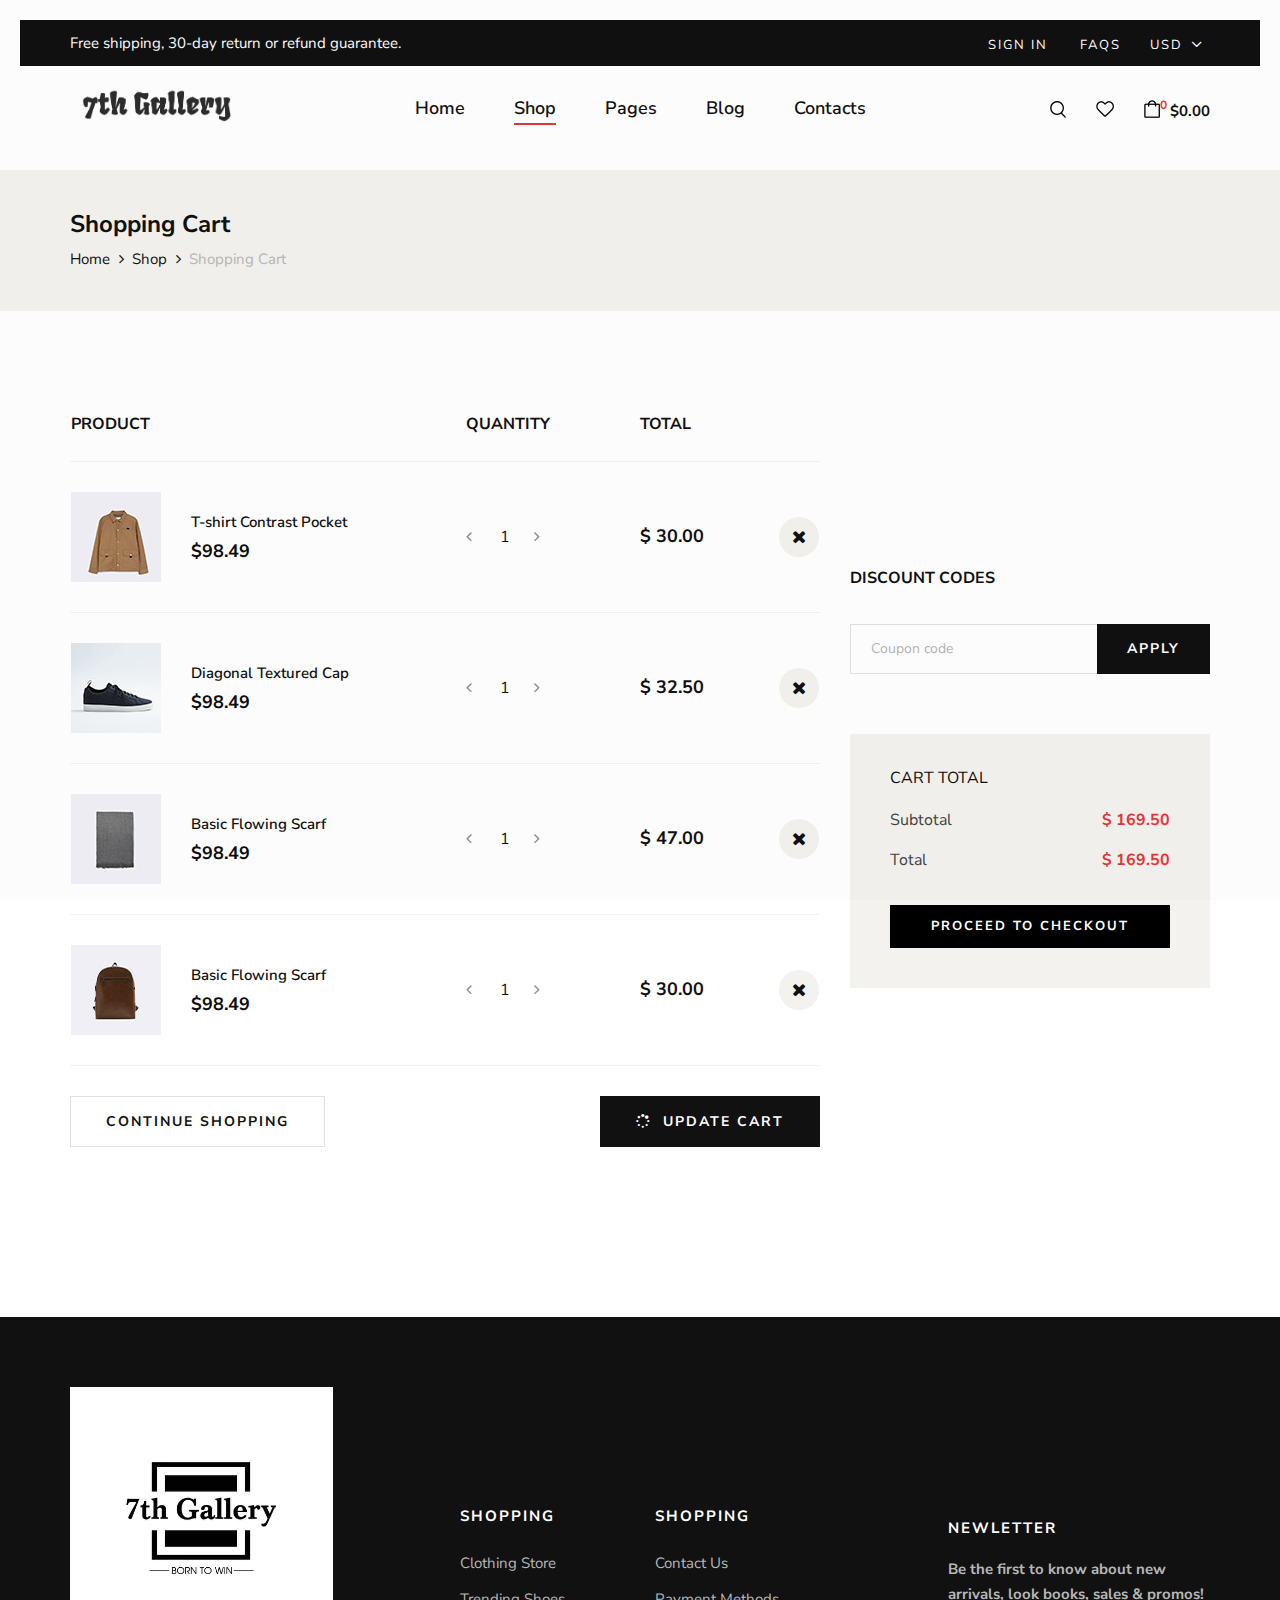
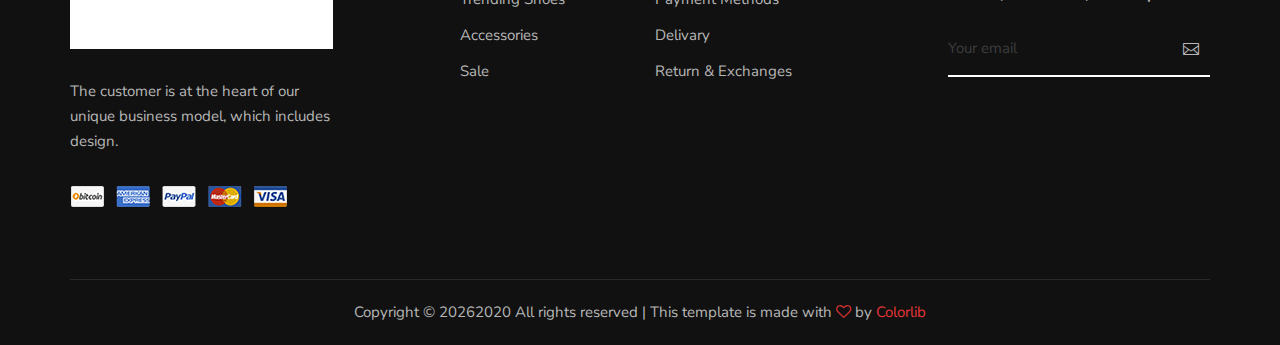
<file: shopping-cart.html>
<!DOCTYPE html>
<html lang="zxx">

<head>
    <meta charset="UTF-8">
    <meta name="description" content="Male_Fashion Template">
    <meta name="keywords" content="Male_Fashion, unica, creative, html">
    <meta name="viewport" content="width=device-width, initial-scale=1.0">
    <meta http-equiv="X-UA-Compatible" content="ie=edge">
    <title>Male-Fashion | Template</title>

    <!-- Google Font -->
    <link href="https://fonts.googleapis.com/css2?family=Nunito+Sans:wght@300;400;600;700;800;900&display=swap"
    rel="stylesheet">

    <!-- Css Styles -->
    <link rel="stylesheet" href="css/bootstrap.min.css" type="text/css">
    <link rel="stylesheet" href="css/font-awesome.min.css" type="text/css">
    <link rel="stylesheet" href="css/elegant-icons.css" type="text/css">
    <link rel="stylesheet" href="css/magnific-popup.css" type="text/css">
    <link rel="stylesheet" href="css/nice-select.css" type="text/css">
    <link rel="stylesheet" href="css/owl.carousel.min.css" type="text/css">
    <link rel="stylesheet" href="css/slicknav.min.css" type="text/css">
    <link rel="stylesheet" href="css/style.css" type="text/css">
</head>

<body>
    <!-- Page Preloder -->
    <div id="preloder">
        <div class="loader"></div>
    </div>

    <!-- Offcanvas Menu Begin -->
    <div class="offcanvas-menu-overlay"></div>
    <div class="offcanvas-menu-wrapper">
        <div class="offcanvas__option">
            <div class="offcanvas__links">
                <a href="#">Sign in</a>
                <a href="#">FAQs</a>
            </div>
            <div class="offcanvas__top__hover">
                <span>Usd <i class="arrow_carrot-down"></i></span>
                <ul>
                    <li>USD</li>
                    <li>EUR</li>
                    <li>USD</li>
                </ul>
            </div>
        </div>
        <div class="offcanvas__nav__option">
            <a href="#" class="search-switch"><img src="img/icon/search.png" alt=""></a>
            <a href="#"><img src="img/icon/heart.png" alt=""></a>
            <a href="#"><img src="img/icon/cart.png" alt=""> <span>0</span></a>
            <div class="price">$0.00</div>
        </div>
        <div id="mobile-menu-wrap"></div>
        <div class="offcanvas__text">
            <p>Free shipping, 30-day return or refund guarantee.</p>
        </div>
    </div>
    <!-- Offcanvas Menu End -->

    <!-- Header Section Begin -->
    <header class="header">
        <div class="header__top">
            <div class="container">
                <div class="row">
                    <div class="col-lg-6 col-md-7">
                        <div class="header__top__left">
                            <p>Free shipping, 30-day return or refund guarantee.</p>
                        </div>
                    </div>
                    <div class="col-lg-6 col-md-5">
                        <div class="header__top__right">
                            <div class="header__top__links">
                                <a href="#">Sign in</a>
                                <a href="#">FAQs</a>
                            </div>
                            <div class="header__top__hover">
                                <span>Usd <i class="arrow_carrot-down"></i></span>
                                <ul>
                                    <li>USD</li>
                                    <li>EUR</li>
                                    <li>USD</li>
                                </ul>
                            </div>
                        </div>
                    </div>
                </div>
            </div>
        </div>
        <div class="container">
            <div class="row">
                <div class="col-lg-3 col-md-3">
                    <div class="header__logo">
                        <a href="./index.html"><img src="img/logo.png" alt=""></a>
                    </div>
                </div>
                <div class="col-lg-6 col-md-6">
                    <nav class="header__menu mobile-menu">
                        <ul>
                            <li><a href="./index.html">Home</a></li>
                            <li class="active"><a href="./shop.html">Shop</a></li>
                            <li><a href="#">Pages</a>
                                <ul class="dropdown">
                                    <li><a href="./about.html">About Us</a></li>
                                    <li><a href="./shop-details.html">Shop Details</a></li>
                                    <li><a href="./shopping-cart.html">Shopping Cart</a></li>
                                    <li><a href="./checkout.html">Check Out</a></li>
                                    <li><a href="./blog-details.html">Blog Details</a></li>
                                </ul>
                            </li>
                            <li><a href="./blog.html">Blog</a></li>
                            <li><a href="./contact.html">Contacts</a></li>
                        </ul>
                    </nav>
                </div>
                <div class="col-lg-3 col-md-3">
                    <div class="header__nav__option">
                        <a href="#" class="search-switch"><img src="img/icon/search.png" alt=""></a>
                        <a href="#"><img src="img/icon/heart.png" alt=""></a>
                        <a href="#"><img src="img/icon/cart.png" alt=""> <span>0</span></a>
                        <div class="price">$0.00</div>
                    </div>
                </div>
            </div>
            <div class="canvas__open"><i class="fa fa-bars"></i></div>
        </div>
    </header>
    <!-- Header Section End -->

    <!-- Breadcrumb Section Begin -->
    <section class="breadcrumb-option">
        <div class="container">
            <div class="row">
                <div class="col-lg-12">
                    <div class="breadcrumb__text">
                        <h4>Shopping Cart</h4>
                        <div class="breadcrumb__links">
                            <a href="./index.html">Home</a>
                            <a href="./shop.html">Shop</a>
                            <span>Shopping Cart</span>
                        </div>
                    </div>
                </div>
            </div>
        </div>
    </section>
    <!-- Breadcrumb Section End -->

    <!-- Shopping Cart Section Begin -->
    <section class="shopping-cart spad">
        <div class="container">
            <div class="row">
                <div class="col-lg-8">
                    <div class="shopping__cart__table">
                        <table>
                            <thead>
                                <tr>
                                    <th>Product</th>
                                    <th>Quantity</th>
                                    <th>Total</th>
                                    <th></th>
                                </tr>
                            </thead>
                            <tbody>
                                <tr>
                                    <td class="product__cart__item">
                                        <div class="product__cart__item__pic">
                                            <img src="img/shopping-cart/cart-1.jpg" alt="">
                                        </div>
                                        <div class="product__cart__item__text">
                                            <h6>T-shirt Contrast Pocket</h6>
                                            <h5>$98.49</h5>
                                        </div>
                                    </td>
                                    <td class="quantity__item">
                                        <div class="quantity">
                                            <div class="pro-qty-2">
                                                <input type="text" value="1">
                                            </div>
                                        </div>
                                    </td>
                                    <td class="cart__price">$ 30.00</td>
                                    <td class="cart__close"><i class="fa fa-close"></i></td>
                                </tr>
                                <tr>
                                    <td class="product__cart__item">
                                        <div class="product__cart__item__pic">
                                            <img src="img/shopping-cart/cart-2.jpg" alt="">
                                        </div>
                                        <div class="product__cart__item__text">
                                            <h6>Diagonal Textured Cap</h6>
                                            <h5>$98.49</h5>
                                        </div>
                                    </td>
                                    <td class="quantity__item">
                                        <div class="quantity">
                                            <div class="pro-qty-2">
                                                <input type="text" value="1">
                                            </div>
                                        </div>
                                    </td>
                                    <td class="cart__price">$ 32.50</td>
                                    <td class="cart__close"><i class="fa fa-close"></i></td>
                                </tr>
                                <tr>
                                    <td class="product__cart__item">
                                        <div class="product__cart__item__pic">
                                            <img src="img/shopping-cart/cart-3.jpg" alt="">
                                        </div>
                                        <div class="product__cart__item__text">
                                            <h6>Basic Flowing Scarf</h6>
                                            <h5>$98.49</h5>
                                        </div>
                                    </td>
                                    <td class="quantity__item">
                                        <div class="quantity">
                                            <div class="pro-qty-2">
                                                <input type="text" value="1">
                                            </div>
                                        </div>
                                    </td>
                                    <td class="cart__price">$ 47.00</td>
                                    <td class="cart__close"><i class="fa fa-close"></i></td>
                                </tr>
                                <tr>
                                    <td class="product__cart__item">
                                        <div class="product__cart__item__pic">
                                            <img src="img/shopping-cart/cart-4.jpg" alt="">
                                        </div>
                                        <div class="product__cart__item__text">
                                            <h6>Basic Flowing Scarf</h6>
                                            <h5>$98.49</h5>
                                        </div>
                                    </td>
                                    <td class="quantity__item">
                                        <div class="quantity">
                                            <div class="pro-qty-2">
                                                <input type="text" value="1">
                                            </div>
                                        </div>
                                    </td>
                                    <td class="cart__price">$ 30.00</td>
                                    <td class="cart__close"><i class="fa fa-close"></i></td>
                                </tr>
                            </tbody>
                        </table>
                    </div>
                    <div class="row">
                        <div class="col-lg-6 col-md-6 col-sm-6">
                            <div class="continue__btn">
                                <a href="#">Continue Shopping</a>
                            </div>
                        </div>
                        <div class="col-lg-6 col-md-6 col-sm-6">
                            <div class="continue__btn update__btn">
                                <a href="#"><i class="fa fa-spinner"></i> Update cart</a>
                            </div>
                        </div>
                    </div>
                </div>
                <div class="col-lg-4">
                    <div class="cart__discount">
                        <h6>Discount codes</h6>
                        <form action="#">
                            <input type="text" placeholder="Coupon code">
                            <button type="submit">Apply</button>
                        </form>
                    </div>
                    <div class="cart__total">
                        <h6>Cart total</h6>
                        <ul>
                            <li>Subtotal <span>$ 169.50</span></li>
                            <li>Total <span>$ 169.50</span></li>
                        </ul>
                        <a href="#" class="primary-btn">Proceed to checkout</a>
                    </div>
                </div>
            </div>
        </div>
    </section>
    <!-- Shopping Cart Section End -->

    <!-- Footer Section Begin -->
    <footer class="footer">
        <div class="container">
            <div class="row">
                <div class="col-lg-3 col-md-6 col-sm-6">
                    <div class="footer__about">
                        <div class="footer__logo">
                            <a href="#"><img src="img/footer-logo.png" alt=""></a>
                        </div>
                        <p>The customer is at the heart of our unique business model, which includes design.</p>
                        <a href="#"><img src="img/payment.png" alt=""></a>
                    </div>
                </div>
                <div class="col-lg-2 offset-lg-1 col-md-3 col-sm-6">
                    <div class="footer__widget">
                        <h6>Shopping</h6>
                        <ul>
                            <li><a href="#">Clothing Store</a></li>
                            <li><a href="#">Trending Shoes</a></li>
                            <li><a href="#">Accessories</a></li>
                            <li><a href="#">Sale</a></li>
                        </ul>
                    </div>
                </div>
                <div class="col-lg-2 col-md-3 col-sm-6">
                    <div class="footer__widget">
                        <h6>Shopping</h6>
                        <ul>
                            <li><a href="#">Contact Us</a></li>
                            <li><a href="#">Payment Methods</a></li>
                            <li><a href="#">Delivary</a></li>
                            <li><a href="#">Return & Exchanges</a></li>
                        </ul>
                    </div>
                </div>
                <div class="col-lg-3 offset-lg-1 col-md-6 col-sm-6">
                    <div class="footer__widget">
                        <h6>NewLetter</h6>
                        <div class="footer__newslatter">
                            <p>Be the first to know about new arrivals, look books, sales & promos!</p>
                            <form action="#">
                                <input type="text" placeholder="Your email">
                                <button type="submit"><span class="icon_mail_alt"></span></button>
                            </form>
                        </div>
                    </div>
                </div>
            </div>
            <div class="row">
                <div class="col-lg-12 text-center">
                    <div class="footer__copyright__text">
                        <!-- Link back to Colorlib can't be removed. Template is licensed under CC BY 3.0. -->
                        <p>Copyright ©
                            <script>
                                document.write(new Date().getFullYear());
                            </script>2020
                            All rights reserved | This template is made with <i class="fa fa-heart-o"
                            aria-hidden="true"></i> by <a href="https://colorlib.com" target="_blank">Colorlib</a>
                        </p>
                        <!-- Link back to Colorlib can't be removed. Template is licensed under CC BY 3.0. -->
                    </div>
                </div>
            </div>
        </div>
    </footer>
    <!-- Footer Section End -->

    <!-- Search Begin -->
    <div class="search-model">
        <div class="h-100 d-flex align-items-center justify-content-center">
            <div class="search-close-switch">+</div>
            <form class="search-model-form">
                <input type="text" id="search-input" placeholder="Search here.....">
            </form>
        </div>
    </div>
    <!-- Search End -->

    <!-- Js Plugins -->
    <script src="js/jquery-3.3.1.min.js"></script>
    <script src="js/bootstrap.min.js"></script>
    <script src="js/jquery.nice-select.min.js"></script>
    <script src="js/jquery.nicescroll.min.js"></script>
    <script src="js/jquery.magnific-popup.min.js"></script>
    <script src="js/jquery.countdown.min.js"></script>
    <script src="js/jquery.slicknav.js"></script>
    <script src="js/mixitup.min.js"></script>
    <script src="js/owl.carousel.min.js"></script>
    <script src="js/main.js"></script>
</body>

</html>
</file>
<file: css/elegant-icons.css>
@font-face {
	font-family: 'ElegantIcons';
	src:url('../fonts/ElegantIcons.eot');
	src:url('../fonts/ElegantIcons.eot?#iefix') format('embedded-opentype'),
		url('../fonts/ElegantIcons.woff') format('woff'),
		url('../fonts/ElegantIcons.ttf') format('truetype'),
		url('../fonts/ElegantIcons.svg#ElegantIcons') format('svg');
	font-weight: normal;
	font-style: normal;
}

/* Use the following CSS code if you want to use data attributes for inserting your icons */
[data-icon]:before {
	font-family: 'ElegantIcons';
	content: attr(data-icon);
	speak: none;
	font-weight: normal;
	font-variant: normal;
	text-transform: none;
	line-height: 1;
	-webkit-font-smoothing: antialiased;
	-moz-osx-font-smoothing: grayscale;
}

/* Use the following CSS code if you want to have a class per icon */
/*
Instead of a list of all class selectors,
you can use the generic selector below, but it's slower:
[class*="your-class-prefix"] {
*/
.arrow_up, .arrow_down, .arrow_left, .arrow_right, .arrow_left-up, .arrow_right-up, .arrow_right-down, .arrow_left-down, .arrow-up-down, .arrow_up-down_alt, .arrow_left-right_alt, .arrow_left-right, .arrow_expand_alt2, .arrow_expand_alt, .arrow_condense, .arrow_expand, .arrow_move, .arrow_carrot-up, .arrow_carrot-down, .arrow_carrot-left, .arrow_carrot-right, .arrow_carrot-2up, .arrow_carrot-2down, .arrow_carrot-2left, .arrow_carrot-2right, .arrow_carrot-up_alt2, .arrow_carrot-down_alt2, .arrow_carrot-left_alt2, .arrow_carrot-right_alt2, .arrow_carrot-2up_alt2, .arrow_carrot-2down_alt2, .arrow_carrot-2left_alt2, .arrow_carrot-2right_alt2, .arrow_triangle-up, .arrow_triangle-down, .arrow_triangle-left, .arrow_triangle-right, .arrow_triangle-up_alt2, .arrow_triangle-down_alt2, .arrow_triangle-left_alt2, .arrow_triangle-right_alt2, .arrow_back, .icon_minus-06, .icon_plus, .icon_close, .icon_check, .icon_minus_alt2, .icon_plus_alt2, .icon_close_alt2, .icon_check_alt2, .icon_zoom-out_alt, .icon_zoom-in_alt, .icon_search, .icon_box-empty, .icon_box-selected, .icon_minus-box, .icon_plus-box, .icon_box-checked, .icon_circle-empty, .icon_circle-slelected, .icon_stop_alt2, .icon_stop, .icon_pause_alt2, .icon_pause, .icon_menu, .icon_menu-square_alt2, .icon_menu-circle_alt2, .icon_ul, .icon_ol, .icon_adjust-horiz, .icon_adjust-vert, .icon_document_alt, .icon_documents_alt, .icon_pencil, .icon_pencil-edit_alt, .icon_pencil-edit, .icon_folder-alt, .icon_folder-open_alt, .icon_folder-add_alt, .icon_info_alt, .icon_error-oct_alt, .icon_error-circle_alt, .icon_error-triangle_alt, .icon_question_alt2, .icon_question, .icon_comment_alt, .icon_chat_alt, .icon_vol-mute_alt, .icon_volume-low_alt, .icon_volume-high_alt, .icon_quotations, .icon_quotations_alt2, .icon_clock_alt, .icon_lock_alt, .icon_lock-open_alt, .icon_key_alt, .icon_cloud_alt, .icon_cloud-upload_alt, .icon_cloud-download_alt, .icon_image, .icon_images, .icon_lightbulb_alt, .icon_gift_alt, .icon_house_alt, .icon_genius, .icon_mobile, .icon_tablet, .icon_laptop, .icon_desktop, .icon_camera_alt, .icon_mail_alt, .icon_cone_alt, .icon_ribbon_alt, .icon_bag_alt, .icon_creditcard, .icon_cart_alt, .icon_paperclip, .icon_tag_alt, .icon_tags_alt, .icon_trash_alt, .icon_cursor_alt, .icon_mic_alt, .icon_compass_alt, .icon_pin_alt, .icon_pushpin_alt, .icon_map_alt, .icon_drawer_alt, .icon_toolbox_alt, .icon_book_alt, .icon_calendar, .icon_film, .icon_table, .icon_contacts_alt, .icon_headphones, .icon_lifesaver, .icon_piechart, .icon_refresh, .icon_link_alt, .icon_link, .icon_loading, .icon_blocked, .icon_archive_alt, .icon_heart_alt, .icon_star_alt, .icon_star-half_alt, .icon_star, .icon_star-half, .icon_tools, .icon_tool, .icon_cog, .icon_cogs, .arrow_up_alt, .arrow_down_alt, .arrow_left_alt, .arrow_right_alt, .arrow_left-up_alt, .arrow_right-up_alt, .arrow_right-down_alt, .arrow_left-down_alt, .arrow_condense_alt, .arrow_expand_alt3, .arrow_carrot_up_alt, .arrow_carrot-down_alt, .arrow_carrot-left_alt, .arrow_carrot-right_alt, .arrow_carrot-2up_alt, .arrow_carrot-2dwnn_alt, .arrow_carrot-2left_alt, .arrow_carrot-2right_alt, .arrow_triangle-up_alt, .arrow_triangle-down_alt, .arrow_triangle-left_alt, .arrow_triangle-right_alt, .icon_minus_alt, .icon_plus_alt, .icon_close_alt, .icon_check_alt, .icon_zoom-out, .icon_zoom-in, .icon_stop_alt, .icon_menu-square_alt, .icon_menu-circle_alt, .icon_document, .icon_documents, .icon_pencil_alt, .icon_folder, .icon_folder-open, .icon_folder-add, .icon_folder_upload, .icon_folder_download, .icon_info, .icon_error-circle, .icon_error-oct, .icon_error-triangle, .icon_question_alt, .icon_comment, .icon_chat, .icon_vol-mute, .icon_volume-low, .icon_volume-high, .icon_quotations_alt, .icon_clock, .icon_lock, .icon_lock-open, .icon_key, .icon_cloud, .icon_cloud-upload, .icon_cloud-download, .icon_lightbulb, .icon_gift, .icon_house, .icon_camera, .icon_mail, .icon_cone, .icon_ribbon, .icon_bag, .icon_cart, .icon_tag, .icon_tags, .icon_trash, .icon_cursor, .icon_mic, .icon_compass, .icon_pin, .icon_pushpin, .icon_map, .icon_drawer, .icon_toolbox, .icon_book, .icon_contacts, .icon_archive, .icon_heart, .icon_profile, .icon_group, .icon_grid-2x2, .icon_grid-3x3, .icon_music, .icon_pause_alt, .icon_phone, .icon_upload, .icon_download, .social_facebook, .social_twitter, .social_pinterest, .social_googleplus, .social_tumblr, .social_tumbleupon, .social_wordpress, .social_instagram, .social_dribbble, .social_vimeo, .social_linkedin, .social_rss, .social_deviantart, .social_share, .social_myspace, .social_skype, .social_youtube, .social_picassa, .social_googledrive, .social_flickr, .social_blogger, .social_spotify, .social_delicious, .social_facebook_circle, .social_twitter_circle, .social_pinterest_circle, .social_googleplus_circle, .social_tumblr_circle, .social_stumbleupon_circle, .social_wordpress_circle, .social_instagram_circle, .social_dribbble_circle, .social_vimeo_circle, .social_linkedin_circle, .social_rss_circle, .social_deviantart_circle, .social_share_circle, .social_myspace_circle, .social_skype_circle, .social_youtube_circle, .social_picassa_circle, .social_googledrive_alt2, .social_flickr_circle, .social_blogger_circle, .social_spotify_circle, .social_delicious_circle, .social_facebook_square, .social_twitter_square, .social_pinterest_square, .social_googleplus_square, .social_tumblr_square, .social_stumbleupon_square, .social_wordpress_square, .social_instagram_square, .social_dribbble_square, .social_vimeo_square, .social_linkedin_square, .social_rss_square, .social_deviantart_square, .social_share_square, .social_myspace_square, .social_skype_square, .social_youtube_square, .social_picassa_square, .social_googledrive_square, .social_flickr_square, .social_blogger_square, .social_spotify_square, .social_delicious_square, .icon_printer, .icon_calulator, .icon_building, .icon_floppy, .icon_drive, .icon_search-2, .icon_id, .icon_id-2, .icon_puzzle, .icon_like, .icon_dislike, .icon_mug, .icon_currency, .icon_wallet, .icon_pens, .icon_easel, .icon_flowchart, .icon_datareport, .icon_briefcase, .icon_shield, .icon_percent, .icon_globe, .icon_globe-2, .icon_target, .icon_hourglass, .icon_balance, .icon_rook, .icon_printer-alt, .icon_calculator_alt, .icon_building_alt, .icon_floppy_alt, .icon_drive_alt, .icon_search_alt, .icon_id_alt, .icon_id-2_alt, .icon_puzzle_alt, .icon_like_alt, .icon_dislike_alt, .icon_mug_alt, .icon_currency_alt, .icon_wallet_alt, .icon_pens_alt, .icon_easel_alt, .icon_flowchart_alt, .icon_datareport_alt, .icon_briefcase_alt, .icon_shield_alt, .icon_percent_alt, .icon_globe_alt, .icon_clipboard {
	font-family: 'ElegantIcons';
	speak: none;
	font-style: normal;
	font-weight: normal;
	font-variant: normal;
	text-transform: none;
	line-height: 1;
	-webkit-font-smoothing: antialiased;
}
.arrow_up:before {
	content: "\21";
}
.arrow_down:before {
	content: "\22";
}
.arrow_left:before {
	content: "\23";
}
.arrow_right:before {
	content: "\24";
}
.arrow_left-up:before {
	content: "\25";
}
.arrow_right-up:before {
	content: "\26";
}
.arrow_right-down:before {
	content: "\27";
}
.arrow_left-down:before {
	content: "\28";
}
.arrow-up-down:before {
	content: "\29";
}
.arrow_up-down_alt:before {
	content: "\2a";
}
.arrow_left-right_alt:before {
	content: "\2b";
}
.arrow_left-right:before {
	content: "\2c";
}
.arrow_expand_alt2:before {
	content: "\2d";
}
.arrow_expand_alt:before {
	content: "\2e";
}
.arrow_condense:before {
	content: "\2f";
}
.arrow_expand:before {
	content: "\30";
}
.arrow_move:before {
	content: "\31";
}
.arrow_carrot-up:before {
	content: "\32";
}
.arrow_carrot-down:before {
	content: "\33";
}
.arrow_carrot-left:before {
	content: "\34";
}
.arrow_carrot-right:before {
	content: "\35";
}
.arrow_carrot-2up:before {
	content: "\36";
}
.arrow_carrot-2down:before {
	content: "\37";
}
.arrow_carrot-2left:before {
	content: "\38";
}
.arrow_carrot-2right:before {
	content: "\39";
}
.arrow_carrot-up_alt2:before {
	content: "\3a";
}
.arrow_carrot-down_alt2:before {
	content: "\3b";
}
.arrow_carrot-left_alt2:before {
	content: "\3c";
}
.arrow_carrot-right_alt2:before {
	content: "\3d";
}
.arrow_carrot-2up_alt2:before {
	content: "\3e";
}
.arrow_carrot-2down_alt2:before {
	content: "\3f";
}
.arrow_carrot-2left_alt2:before {
	content: "\40";
}
.arrow_carrot-2right_alt2:before {
	content: "\41";
}
.arrow_triangle-up:before {
	content: "\42";
}
.arrow_triangle-down:before {
	content: "\43";
}
.arrow_triangle-left:before {
	content: "\44";
}
.arrow_triangle-right:before {
	content: "\45";
}
.arrow_triangle-up_alt2:before {
	content: "\46";
}
.arrow_triangle-down_alt2:before {
	content: "\47";
}
.arrow_triangle-left_alt2:before {
	content: "\48";
}
.arrow_triangle-right_alt2:before {
	content: "\49";
}
.arrow_back:before {
	content: "\4a";
}
.icon_minus-06:before {
	content: "\4b";
}
.icon_plus:before {
	content: "\4c";
}
.icon_close:before {
	content: "\4d";
}
.icon_check:before {
	content: "\4e";
}
.icon_minus_alt2:before {
	content: "\4f";
}
.icon_plus_alt2:before {
	content: "\50";
}
.icon_close_alt2:before {
	content: "\51";
}
.icon_check_alt2:before {
	content: "\52";
}
.icon_zoom-out_alt:before {
	content: "\53";
}
.icon_zoom-in_alt:before {
	content: "\54";
}
.icon_search:before {
	content: "\55";
}
.icon_box-empty:before {
	content: "\56";
}
.icon_box-selected:before {
	content: "\57";
}
.icon_minus-box:before {
	content: "\58";
}
.icon_plus-box:before {
	content: "\59";
}
.icon_box-checked:before {
	content: "\5a";
}
.icon_circle-empty:before {
	content: "\5b";
}
.icon_circle-slelected:before {
	content: "\5c";
}
.icon_stop_alt2:before {
	content: "\5d";
}
.icon_stop:before {
	content: "\5e";
}
.icon_pause_alt2:before {
	content: "\5f";
}
.icon_pause:before {
	content: "\60";
}
.icon_menu:before {
	content: "\61";
}
.icon_menu-square_alt2:before {
	content: "\62";
}
.icon_menu-circle_alt2:before {
	content: "\63";
}
.icon_ul:before {
	content: "\64";
}
.icon_ol:before {
	content: "\65";
}
.icon_adjust-horiz:before {
	content: "\66";
}
.icon_adjust-vert:before {
	content: "\67";
}
.icon_document_alt:before {
	content: "\68";
}
.icon_documents_alt:before {
	content: "\69";
}
.icon_pencil:before {
	content: "\6a";
}
.icon_pencil-edit_alt:before {
	content: "\6b";
}
.icon_pencil-edit:before {
	content: "\6c";
}
.icon_folder-alt:before {
	content: "\6d";
}
.icon_folder-open_alt:before {
	content: "\6e";
}
.icon_folder-add_alt:before {
	content: "\6f";
}
.icon_info_alt:before {
	content: "\70";
}
.icon_error-oct_alt:before {
	content: "\71";
}
.icon_error-circle_alt:before {
	content: "\72";
}
.icon_error-triangle_alt:before {
	content: "\73";
}
.icon_question_alt2:before {
	content: "\74";
}
.icon_question:before {
	content: "\75";
}
.icon_comment_alt:before {
	content: "\76";
}
.icon_chat_alt:before {
	content: "\77";
}
.icon_vol-mute_alt:before {
	content: "\78";
}
.icon_volume-low_alt:before {
	content: "\79";
}
.icon_volume-high_alt:before {
	content: "\7a";
}
.icon_quotations:before {
	content: "\7b";
}
.icon_quotations_alt2:before {
	content: "\7c";
}
.icon_clock_alt:before {
	content: "\7d";
}
.icon_lock_alt:before {
	content: "\7e";
}
.icon_lock-open_alt:before {
	content: "\e000";
}
.icon_key_alt:before {
	content: "\e001";
}
.icon_cloud_alt:before {
	content: "\e002";
}
.icon_cloud-upload_alt:before {
	content: "\e003";
}
.icon_cloud-download_alt:before {
	content: "\e004";
}
.icon_image:before {
	content: "\e005";
}
.icon_images:before {
	content: "\e006";
}
.icon_lightbulb_alt:before {
	content: "\e007";
}
.icon_gift_alt:before {
	content: "\e008";
}
.icon_house_alt:before {
	content: "\e009";
}
.icon_genius:before {
	content: "\e00a";
}
.icon_mobile:before {
	content: "\e00b";
}
.icon_tablet:before {
	content: "\e00c";
}
.icon_laptop:before {
	content: "\e00d";
}
.icon_desktop:before {
	content: "\e00e";
}
.icon_camera_alt:before {
	content: "\e00f";
}
.icon_mail_alt:before {
	content: "\e010";
}
.icon_cone_alt:before {
	content: "\e011";
}
.icon_ribbon_alt:before {
	content: "\e012";
}
.icon_bag_alt:before {
	content: "\e013";
}
.icon_creditcard:before {
	content: "\e014";
}
.icon_cart_alt:before {
	content: "\e015";
}
.icon_paperclip:before {
	content: "\e016";
}
.icon_tag_alt:before {
	content: "\e017";
}
.icon_tags_alt:before {
	content: "\e018";
}
.icon_trash_alt:before {
	content: "\e019";
}
.icon_cursor_alt:before {
	content: "\e01a";
}
.icon_mic_alt:before {
	content: "\e01b";
}
.icon_compass_alt:before {
	content: "\e01c";
}
.icon_pin_alt:before {
	content: "\e01d";
}
.icon_pushpin_alt:before {
	content: "\e01e";
}
.icon_map_alt:before {
	content: "\e01f";
}
.icon_drawer_alt:before {
	content: "\e020";
}
.icon_toolbox_alt:before {
	content: "\e021";
}
.icon_book_alt:before {
	content: "\e022";
}
.icon_calendar:before {
	content: "\e023";
}
.icon_film:before {
	content: "\e024";
}
.icon_table:before {
	content: "\e025";
}
.icon_contacts_alt:before {
	content: "\e026";
}
.icon_headphones:before {
	content: "\e027";
}
.icon_lifesaver:before {
	content: "\e028";
}
.icon_piechart:before {
	content: "\e029";
}
.icon_refresh:before {
	content: "\e02a";
}
.icon_link_alt:before {
	content: "\e02b";
}
.icon_link:before {
	content: "\e02c";
}
.icon_loading:before {
	content: "\e02d";
}
.icon_blocked:before {
	content: "\e02e";
}
.icon_archive_alt:before {
	content: "\e02f";
}
.icon_heart_alt:before {
	content: "\e030";
}
.icon_star_alt:before {
	content: "\e031";
}
.icon_star-half_alt:before {
	content: "\e032";
}
.icon_star:before {
	content: "\e033";
}
.icon_star-half:before {
	content: "\e034";
}
.icon_tools:before {
	content: "\e035";
}
.icon_tool:before {
	content: "\e036";
}
.icon_cog:before {
	content: "\e037";
}
.icon_cogs:before {
	content: "\e038";
}
.arrow_up_alt:before {
	content: "\e039";
}
.arrow_down_alt:before {
	content: "\e03a";
}
.arrow_left_alt:before {
	content: "\e03b";
}
.arrow_right_alt:before {
	content: "\e03c";
}
.arrow_left-up_alt:before {
	content: "\e03d";
}
.arrow_right-up_alt:before {
	content: "\e03e";
}
.arrow_right-down_alt:before {
	content: "\e03f";
}
.arrow_left-down_alt:before {
	content: "\e040";
}
.arrow_condense_alt:before {
	content: "\e041";
}
.arrow_expand_alt3:before {
	content: "\e042";
}
.arrow_carrot_up_alt:before {
	content: "\e043";
}
.arrow_carrot-down_alt:before {
	content: "\e044";
}
.arrow_carrot-left_alt:before {
	content: "\e045";
}
.arrow_carrot-right_alt:before {
	content: "\e046";
}
.arrow_carrot-2up_alt:before {
	content: "\e047";
}
.arrow_carrot-2dwnn_alt:before {
	content: "\e048";
}
.arrow_carrot-2left_alt:before {
	content: "\e049";
}
.arrow_carrot-2right_alt:before {
	content: "\e04a";
}
.arrow_triangle-up_alt:before {
	content: "\e04b";
}
.arrow_triangle-down_alt:before {
	content: "\e04c";
}
.arrow_triangle-left_alt:before {
	content: "\e04d";
}
.arrow_triangle-right_alt:before {
	content: "\e04e";
}
.icon_minus_alt:before {
	content: "\e04f";
}
.icon_plus_alt:before {
	content: "\e050";
}
.icon_close_alt:before {
	content: "\e051";
}
.icon_check_alt:before {
	content: "\e052";
}
.icon_zoom-out:before {
	content: "\e053";
}
.icon_zoom-in:before {
	content: "\e054";
}
.icon_stop_alt:before {
	content: "\e055";
}
.icon_menu-square_alt:before {
	content: "\e056";
}
.icon_menu-circle_alt:before {
	content: "\e057";
}
.icon_document:before {
	content: "\e058";
}
.icon_documents:before {
	content: "\e059";
}
.icon_pencil_alt:before {
	content: "\e05a";
}
.icon_folder:before {
	content: "\e05b";
}
.icon_folder-open:before {
	content: "\e05c";
}
.icon_folder-add:before {
	content: "\e05d";
}
.icon_folder_upload:before {
	content: "\e05e";
}
.icon_folder_download:before {
	content: "\e05f";
}
.icon_info:before {
	content: "\e060";
}
.icon_error-circle:before {
	content: "\e061";
}
.icon_error-oct:before {
	content: "\e062";
}
.icon_error-triangle:before {
	content: "\e063";
}
.icon_question_alt:before {
	content: "\e064";
}
.icon_comment:before {
	content: "\e065";
}
.icon_chat:before {
	content: "\e066";
}
.icon_vol-mute:before {
	content: "\e067";
}
.icon_volume-low:before {
	content: "\e068";
}
.icon_volume-high:before {
	content: "\e069";
}
.icon_quotations_alt:before {
	content: "\e06a";
}
.icon_clock:before {
	content: "\e06b";
}
.icon_lock:before {
	content: "\e06c";
}
.icon_lock-open:before {
	content: "\e06d";
}
.icon_key:before {
	content: "\e06e";
}
.icon_cloud:before {
	content: "\e06f";
}
.icon_cloud-upload:before {
	content: "\e070";
}
.icon_cloud-download:before {
	content: "\e071";
}
.icon_lightbulb:before {
	content: "\e072";
}
.icon_gift:before {
	content: "\e073";
}
.icon_house:before {
	content: "\e074";
}
.icon_camera:before {
	content: "\e075";
}
.icon_mail:before {
	content: "\e076";
}
.icon_cone:before {
	content: "\e077";
}
.icon_ribbon:before {
	content: "\e078";
}
.icon_bag:before {
	content: "\e079";
}
.icon_cart:before {
	content: "\e07a";
}
.icon_tag:before {
	content: "\e07b";
}
.icon_tags:before {
	content: "\e07c";
}
.icon_trash:before {
	content: "\e07d";
}
.icon_cursor:before {
	content: "\e07e";
}
.icon_mic:before {
	content: "\e07f";
}
.icon_compass:before {
	content: "\e080";
}
.icon_pin:before {
	content: "\e081";
}
.icon_pushpin:before {
	content: "\e082";
}
.icon_map:before {
	content: "\e083";
}
.icon_drawer:before {
	content: "\e084";
}
.icon_toolbox:before {
	content: "\e085";
}
.icon_book:before {
	content: "\e086";
}
.icon_contacts:before {
	content: "\e087";
}
.icon_archive:before {
	content: "\e088";
}
.icon_heart:before {
	content: "\e089";
}
.icon_profile:before {
	content: "\e08a";
}
.icon_group:before {
	content: "\e08b";
}
.icon_grid-2x2:before {
	content: "\e08c";
}
.icon_grid-3x3:before {
	content: "\e08d";
}
.icon_music:before {
	content: "\e08e";
}
.icon_pause_alt:before {
	content: "\e08f";
}
.icon_phone:before {
	content: "\e090";
}
.icon_upload:before {
	content: "\e091";
}
.icon_download:before {
	content: "\e092";
}
.social_facebook:before {
	content: "\e093";
}
.social_twitter:before {
	content: "\e094";
}
.social_pinterest:before {
	content: "\e095";
}
.social_googleplus:before {
	content: "\e096";
}
.social_tumblr:before {
	content: "\e097";
}
.social_tumbleupon:before {
	content: "\e098";
}
.social_wordpress:before {
	content: "\e099";
}
.social_instagram:before {
	content: "\e09a";
}
.social_dribbble:before {
	content: "\e09b";
}
.social_vimeo:before {
	content: "\e09c";
}
.social_linkedin:before {
	content: "\e09d";
}
.social_rss:before {
	content: "\e09e";
}
.social_deviantart:before {
	content: "\e09f";
}
.social_share:before {
	content: "\e0a0";
}
.social_myspace:before {
	content: "\e0a1";
}
.social_skype:before {
	content: "\e0a2";
}
.social_youtube:before {
	content: "\e0a3";
}
.social_picassa:before {
	content: "\e0a4";
}
.social_googledrive:before {
	content: "\e0a5";
}
.social_flickr:before {
	content: "\e0a6";
}
.social_blogger:before {
	content: "\e0a7";
}
.social_spotify:before {
	content: "\e0a8";
}
.social_delicious:before {
	content: "\e0a9";
}
.social_facebook_circle:before {
	content: "\e0aa";
}
.social_twitter_circle:before {
	content: "\e0ab";
}
.social_pinterest_circle:before {
	content: "\e0ac";
}
.social_googleplus_circle:before {
	content: "\e0ad";
}
.social_tumblr_circle:before {
	content: "\e0ae";
}
.social_stumbleupon_circle:before {
	content: "\e0af";
}
.social_wordpress_circle:before {
	content: "\e0b0";
}
.social_instagram_circle:before {
	content: "\e0b1";
}
.social_dribbble_circle:before {
	content: "\e0b2";
}
.social_vimeo_circle:before {
	content: "\e0b3";
}
.social_linkedin_circle:before {
	content: "\e0b4";
}
.social_rss_circle:before {
	content: "\e0b5";
}
.social_deviantart_circle:before {
	content: "\e0b6";
}
.social_share_circle:before {
	content: "\e0b7";
}
.social_myspace_circle:before {
	content: "\e0b8";
}
.social_skype_circle:before {
	content: "\e0b9";
}
.social_youtube_circle:before {
	content: "\e0ba";
}
.social_picassa_circle:before {
	content: "\e0bb";
}
.social_googledrive_alt2:before {
	content: "\e0bc";
}
.social_flickr_circle:before {
	content: "\e0bd";
}
.social_blogger_circle:before {
	content: "\e0be";
}
.social_spotify_circle:before {
	content: "\e0bf";
}
.social_delicious_circle:before {
	content: "\e0c0";
}
.social_facebook_square:before {
	content: "\e0c1";
}
.social_twitter_square:before {
	content: "\e0c2";
}
.social_pinterest_square:before {
	content: "\e0c3";
}
.social_googleplus_square:before {
	content: "\e0c4";
}
.social_tumblr_square:before {
	content: "\e0c5";
}
.social_stumbleupon_square:before {
	content: "\e0c6";
}
.social_wordpress_square:before {
	content: "\e0c7";
}
.social_instagram_square:before {
	content: "\e0c8";
}
.social_dribbble_square:before {
	content: "\e0c9";
}
.social_vimeo_square:before {
	content: "\e0ca";
}
.social_linkedin_square:before {
	content: "\e0cb";
}
.social_rss_square:before {
	content: "\e0cc";
}
.social_deviantart_square:before {
	content: "\e0cd";
}
.social_share_square:before {
	content: "\e0ce";
}
.social_myspace_square:before {
	content: "\e0cf";
}
.social_skype_square:before {
	content: "\e0d0";
}
.social_youtube_square:before {
	content: "\e0d1";
}
.social_picassa_square:before {
	content: "\e0d2";
}
.social_googledrive_square:before {
	content: "\e0d3";
}
.social_flickr_square:before {
	content: "\e0d4";
}
.social_blogger_square:before {
	content: "\e0d5";
}
.social_spotify_square:before {
	content: "\e0d6";
}
.social_delicious_square:before {
	content: "\e0d7";
}
.icon_printer:before {
	content: "\e103";
}
.icon_calulator:before {
	content: "\e0ee";
}
.icon_building:before {
	content: "\e0ef";
}
.icon_floppy:before {
	content: "\e0e8";
}
.icon_drive:before {
	content: "\e0ea";
}
.icon_search-2:before {
	content: "\e101";
}
.icon_id:before {
	content: "\e107";
}
.icon_id-2:before {
	content: "\e108";
}
.icon_puzzle:before {
	content: "\e102";
}
.icon_like:before {
	content: "\e106";
}
.icon_dislike:before {
	content: "\e0eb";
}
.icon_mug:before {
	content: "\e105";
}
.icon_currency:before {
	content: "\e0ed";
}
.icon_wallet:before {
	content: "\e100";
}
.icon_pens:before {
	content: "\e104";
}
.icon_easel:before {
	content: "\e0e9";
}
.icon_flowchart:before {
	content: "\e109";
}
.icon_datareport:before {
	content: "\e0ec";
}
.icon_briefcase:before {
	content: "\e0fe";
}
.icon_shield:before {
	content: "\e0f6";
}
.icon_percent:before {
	content: "\e0fb";
}
.icon_globe:before {
	content: "\e0e2";
}
.icon_globe-2:before {
	content: "\e0e3";
}
.icon_target:before {
	content: "\e0f5";
}
.icon_hourglass:before {
	content: "\e0e1";
}
.icon_balance:before {
	content: "\e0ff";
}
.icon_rook:before {
	content: "\e0f8";
}
.icon_printer-alt:before {
	content: "\e0fa";
}
.icon_calculator_alt:before {
	content: "\e0e7";
}
.icon_building_alt:before {
	content: "\e0fd";
}
.icon_floppy_alt:before {
	content: "\e0e4";
}
.icon_drive_alt:before {
	content: "\e0e5";
}
.icon_search_alt:before {
	content: "\e0f7";
}
.icon_id_alt:before {
	content: "\e0e0";
}
.icon_id-2_alt:before {
	content: "\e0fc";
}
.icon_puzzle_alt:before {
	content: "\e0f9";
}
.icon_like_alt:before {
	content: "\e0dd";
}
.icon_dislike_alt:before {
	content: "\e0f1";
}
.icon_mug_alt:before {
	content: "\e0dc";
}
.icon_currency_alt:before {
	content: "\e0f3";
}
.icon_wallet_alt:before {
	content: "\e0d8";
}
.icon_pens_alt:before {
	content: "\e0db";
}
.icon_easel_alt:before {
	content: "\e0f0";
}
.icon_flowchart_alt:before {
	content: "\e0df";
}
.icon_datareport_alt:before {
	content: "\e0f2";
}
.icon_briefcase_alt:before {
	content: "\e0f4";
}
.icon_shield_alt:before {
	content: "\e0d9";
}
.icon_percent_alt:before {
	content: "\e0da";
}
.icon_globe_alt:before {
	content: "\e0de";
}
.icon_clipboard:before {
	content: "\e0e6";
}


	.glyph {
		float: left;
		text-align: center;
		padding: .75em;
		margin: .4em 1.5em .75em 0;
		width: 6em;
text-shadow: none;
	}
        .glyph_big {
        font-size: 128px;
        color: #59c5dc;
        float: left;
        margin-right: 20px;
        }

        .glyph div { padding-bottom: 10px;}

	.glyph input {
		font-family: consolas, monospace;
		font-size: 12px;
		width: 100%;
		text-align: center;
		border: 0;
		box-shadow: 0 0 0 1px #ccc;
		padding: .2em;
                -moz-border-radius: 5px;
                -webkit-border-radius: 5px;
	}
	.centered {
		margin-left: auto;
		margin-right: auto;
	}
	.glyph .fs1 {
		font-size: 2em;
	}
</file>
<file: css/nice-select.css>
.nice-select {
  -webkit-tap-highlight-color: transparent;
  background-color: #fff;
  border-radius: 5px;
  border: solid 1px #e8e8e8;
  box-sizing: border-box;
  clear: both;
  cursor: pointer;
  display: block;
  float: left;
  font-family: inherit;
  font-size: 14px;
  font-weight: normal;
  height: 42px;
  line-height: 40px;
  outline: none;
  padding-left: 18px;
  padding-right: 30px;
  position: relative;
  text-align: left !important;
  -webkit-transition: all 0.2s ease-in-out;
  transition: all 0.2s ease-in-out;
  -webkit-user-select: none;
     -moz-user-select: none;
      -ms-user-select: none;
          user-select: none;
  white-space: nowrap;
  width: auto; }
  .nice-select:hover {
    border-color: #dbdbdb; }
  .nice-select:active, .nice-select.open, .nice-select:focus {
    border-color: #999; }
  .nice-select:after {
    border-bottom: 2px solid #999;
    border-right: 2px solid #999;
    content: '';
    display: block;
    height: 5px;
    margin-top: -4px;
    pointer-events: none;
    position: absolute;
    right: 12px;
    top: 50%;
    -webkit-transform-origin: 66% 66%;
        -ms-transform-origin: 66% 66%;
            transform-origin: 66% 66%;
    -webkit-transform: rotate(45deg);
        -ms-transform: rotate(45deg);
            transform: rotate(45deg);
    -webkit-transition: all 0.15s ease-in-out;
    transition: all 0.15s ease-in-out;
    width: 5px; }
  .nice-select.open:after {
    -webkit-transform: rotate(-135deg);
        -ms-transform: rotate(-135deg);
            transform: rotate(-135deg); }
  .nice-select.open .list {
    opacity: 1;
    pointer-events: auto;
    -webkit-transform: scale(1) translateY(0);
        -ms-transform: scale(1) translateY(0);
            transform: scale(1) translateY(0); }
  .nice-select.disabled {
    border-color: #ededed;
    color: #999;
    pointer-events: none; }
    .nice-select.disabled:after {
      border-color: #cccccc; }
  .nice-select.wide {
    width: 100%; }
    .nice-select.wide .list {
      left: 0 !important;
      right: 0 !important; }
  .nice-select.right {
    float: right; }
    .nice-select.right .list {
      left: auto;
      right: 0; }
  .nice-select.small {
    font-size: 12px;
    height: 36px;
    line-height: 34px; }
    .nice-select.small:after {
      height: 4px;
      width: 4px; }
    .nice-select.small .option {
      line-height: 34px;
      min-height: 34px; }
  .nice-select .list {
    background-color: #fff;
    border-radius: 5px;
    box-shadow: 0 0 0 1px rgba(68, 68, 68, 0.11);
    box-sizing: border-box;
    margin-top: 4px;
    opacity: 0;
    overflow: hidden;
    padding: 0;
    pointer-events: none;
    position: absolute;
    top: 100%;
    left: 0;
    -webkit-transform-origin: 50% 0;
        -ms-transform-origin: 50% 0;
            transform-origin: 50% 0;
    -webkit-transform: scale(0.75) translateY(-21px);
        -ms-transform: scale(0.75) translateY(-21px);
            transform: scale(0.75) translateY(-21px);
    -webkit-transition: all 0.2s cubic-bezier(0.5, 0, 0, 1.25), opacity 0.15s ease-out;
    transition: all 0.2s cubic-bezier(0.5, 0, 0, 1.25), opacity 0.15s ease-out;
    z-index: 9; }
    .nice-select .list:hover .option:not(:hover) {
      background-color: transparent !important; }
  .nice-select .option {
    cursor: pointer;
    font-weight: 400;
    line-height: 40px;
    list-style: none;
    min-height: 40px;
    outline: none;
    padding-left: 18px;
    padding-right: 29px;
    text-align: left;
    -webkit-transition: all 0.2s;
    transition: all 0.2s; }
    .nice-select .option:hover, .nice-select .option.focus, .nice-select .option.selected.focus {
      background-color: #f6f6f6; }
    .nice-select .option.selected {
      font-weight: bold; }
    .nice-select .option.disabled {
      background-color: transparent;
      color: #999;
      cursor: default; }

.no-csspointerevents .nice-select .list {
  display: none; }

.no-csspointerevents .nice-select.open .list {
  display: block; }
</file>
<file: css/style.css>
/******************************************************************
  Template Name: Male Fashion
  Description: Male Fashion - ecommerce teplate
  Author: Colorib
  Author URI: https://www.colorib.com/
  Version: 1.0
  Created: Colorib 
******************************************************************/

/*------------------------------------------------------------------
[Table of contents]

1.  Template default CSS
	1.1	Variables
	1.2	Mixins
	1.3	Flexbox
	1.4	Reset
2.  Helper Css
3.  Header Section
4.  Hero Section
5.  Banner Section
6.  Product Section
7.  Intagram Section
8.  Latest Section
9.  Contact
10.  Footer Style
-------------------------------------------------------------------*/

/*----------------------------------------*/
/* Template default CSS
/*----------------------------------------*/

html,
body {
	height: 100%;
	font-family: "Nunito Sans", sans-serif;
	-webkit-font-smoothing: antialiased;
}

h1,
h2,
h3,
h4,
h5,
h6 {
	margin: 0;
	color: #111111;
	font-weight: 400;
	font-family: "Nunito Sans", sans-serif;
}

h1 {
	font-size: 70px;
}

h2 {
	font-size: 36px;
}

h3 {
	font-size: 30px;
}

h4 {
	font-size: 24px;
}

h5 {
	font-size: 18px;
}

h6 {
	font-size: 16px;
}

p {
	font-size: 15px;
	font-family: "Nunito Sans", sans-serif;
	color: #3d3d3d;
	font-weight: 400;
	line-height: 25px;
	margin: 0 0 15px 0;
}

img {
	max-width: 100%;
}

input:focus,
select:focus,
button:focus,
textarea:focus {
	outline: none;
}

a:hover,
a:focus {
	text-decoration: none;
	outline: none;
	color: #ffffff;
}

ul,
ol {
	padding: 0;
	margin: 0;
}

/*---------------------
  Helper CSS
-----------------------*/

.section-title {
	margin-bottom: 45px;
	text-align: center;
}

.section-title span {
	color: #e53637;
	font-size: 14px;
	font-weight: 700;
	text-transform: uppercase;
	letter-spacing: 2px;
	margin-bottom: 15px;
	display: block;
}

.section-title h2 {
	color: #111111;
	font-weight: 700;
	line-height: 46px;
}

.set-bg {
	background-repeat: no-repeat;
	background-size: cover;
	background-position: top center;
}

.spad {
	padding-top: 100px;
	padding-bottom: 100px;
}

.text-white h1,
.text-white h2,
.text-white h3,
.text-white h4,
.text-white h5,
.text-white h6,
.text-white p,
.text-white span,
.text-white li,
.text-white a {
	color: #fff;
}

/* buttons */

.primary-btn {
	display: inline-block;
	font-size: 13px;
	font-weight: 700;
	text-transform: uppercase;
	padding: 14px 30px;
	color: #ffffff;
	background: #000000;
	letter-spacing: 4px;
}

.site-btn {
	font-size: 14px;
	color: #ffffff;
	background: #111111;
	font-weight: 700;
	border: none;
	text-transform: uppercase;
	display: inline-block;
	padding: 14px 30px;
}

/* Preloder */

#preloder {
	position: fixed;
	width: 100%;
	height: 100%;
	top: 0;
	left: 0;
	z-index: 999999;
	background: #000;
}

.loader {
	width: 40px;
	height: 40px;
	position: absolute;
	top: 50%;
	left: 50%;
	margin-top: -13px;
	margin-left: -13px;
	border-radius: 60px;
	animation: loader 0.8s linear infinite;
	-webkit-animation: loader 0.8s linear infinite;
}

@keyframes loader {
	0% {
		-webkit-transform: rotate(0deg);
		transform: rotate(0deg);
		border: 4px solid #f44336;
		border-left-color: transparent;
	}
	50% {
		-webkit-transform: rotate(180deg);
		transform: rotate(180deg);
		border: 4px solid #673ab7;
		border-left-color: transparent;
	}
	100% {
		-webkit-transform: rotate(360deg);
		transform: rotate(360deg);
		border: 4px solid #f44336;
		border-left-color: transparent;
	}
}

@-webkit-keyframes loader {
	0% {
		-webkit-transform: rotate(0deg);
		border: 4px solid #f44336;
		border-left-color: transparent;
	}
	50% {
		-webkit-transform: rotate(180deg);
		border: 4px solid #673ab7;
		border-left-color: transparent;
	}
	100% {
		-webkit-transform: rotate(360deg);
		border: 4px solid #f44336;
		border-left-color: transparent;
	}
}

.spacial-controls {
	position: fixed;
	width: 111px;
	height: 91px;
	top: 0;
	right: 0;
	z-index: 999;
}

.spacial-controls .search-switch {
	display: block;
	height: 100%;
	padding-top: 30px;
	background: #323232;
	text-align: center;
	cursor: pointer;
}

.search-model {
	display: none;
	position: fixed;
	width: 100%;
	height: 100%;
	left: 0;
	top: 0;
	background: #000;
	z-index: 99999;
}

.search-model-form {
	padding: 0 15px;
}

.search-model-form input {
	width: 500px;
	font-size: 40px;
	border: none;
	border-bottom: 2px solid #333;
	background: 0 0;
	color: #999;
}

.search-close-switch {
	position: absolute;
	width: 50px;
	height: 50px;
	background: #333;
	color: #fff;
	text-align: center;
	border-radius: 50%;
	font-size: 28px;
	line-height: 28px;
	top: 30px;
	cursor: pointer;
	-webkit-transform: rotate(45deg);
	-ms-transform: rotate(45deg);
	transform: rotate(45deg);
	display: -webkit-box;
	display: -ms-flexbox;
	display: flex;
	-webkit-box-align: center;
	-ms-flex-align: center;
	align-items: center;
	-webkit-box-pack: center;
	-ms-flex-pack: center;
	justify-content: center;
}

/*---------------------
  Header
-----------------------*/

.row {
	align-items: center;
}

.header {
	padding: 20px;
	background: #ffffff;
}

.header__top {
	background: #111111;
	padding: 10px 0;
}

.header__top__left p {
	color: #ffffff;
	margin-bottom: 0;
}

.header__top__right {
	text-align: right;
}

.header__top__links {
	display: inline-block;
	margin-right: 25px;
}

.header__top__links a {
	color: #ffffff;
	font-size: 13px;
	text-transform: uppercase;
	letter-spacing: 2px;
	margin-right: 28px;
	display: inline-block;
}

.header__top__links a:last-child {
	margin-right: 0;
}

.header__top__hover {
	display: inline-block;
	position: relative;
}

.header__top__hover:hover ul {
	top: 24px;
	opacity: 1;
	visibility: visible;
}

.header__top__hover span {
	color: #ffffff;
	font-size: 13px;
	text-transform: uppercase;
	letter-spacing: 2px;
	display: inline-block;
	cursor: pointer;
}

.header__top__hover span i {
	font-size: 20px;
	position: relative;
	top: 3px;
	right: 2px;
}

.header__top__hover ul {
	background: #ffffff;
	display: inline-block;
	padding: 2px 0;
	position: absolute;
	left: 0;
	top: 44px;
	opacity: 0;
	visibility: hidden;
	z-index: 3;
	-webkit-box-shadow: 0 10px 20px rgba(0, 0, 0, 0.1);
	box-shadow: 0 10px 20px rgba(0, 0, 0, 0.1);
	-webkit-transition: all, 0.3s;
	-o-transition: all, 0.3s;
	transition: all, 0.3s;
}

.header__top__hover ul li {
	list-style: none;
	font-size: 13px;
	color: #111111;
	padding: 2px 15px;
	cursor: pointer;
}

.header__logo a {
	display: inline-block;
}

.header__logo a img {
	height: 50px
}

.header__menu {
	text-align: center;
	padding: 26px 0 25px;
}

.header__menu ul li {
	list-style: none;
	display: inline-block;
	margin-right: 45px;
	position: relative;
}

.header__menu ul li.active a:after {
	-webkit-transform: scale(1);
	-ms-transform: scale(1);
	transform: scale(1);
}

.header__menu ul li:hover a:after {
	-webkit-transform: scale(1);
	-ms-transform: scale(1);
	transform: scale(1);
}

.header__menu ul li:hover .dropdown {
	top: 32px;
	opacity: 1;
	visibility: visible;
}

.header__menu ul li:last-child {
	margin-right: 0;
}

.header__menu ul li .dropdown {
	position: absolute;
	left: 0;
	top: 56px;
	width: 150px;
	background: #111111;
	text-align: left;
	padding: 5px 0;
	z-index: 9;
	opacity: 0;
	visibility: hidden;
	-webkit-transition: all, 0.3s;
	-o-transition: all, 0.3s;
	transition: all, 0.3s;
}

.header__menu ul li .dropdown li {
	display: block;
	margin-right: 0;
}

.header__menu ul li .dropdown li a {
	font-size: 14px;
	color: #ffffff;
	font-weight: 400;
	padding: 5px 20px;
	text-transform: capitalize;
}

.header__menu ul li .dropdown li a:after {
	display: none;
}

.header__menu ul li a {
	font-size: 18px;
	color: #111111;
	display: block;
	font-weight: 600;
	position: relative;
	padding: 3px 0;
}

.header__menu ul li a:after {
	position: absolute;
	left: 0;
	bottom: 0;
	width: 100%;
	height: 2px;
	background: #e53637;
	content: "";
	-webkit-transition: all, 0.5s;
	-o-transition: all, 0.5s;
	transition: all, 0.5s;
	-webkit-transform: scale(0);
	-ms-transform: scale(0);
	transform: scale(0);
}

.header__nav__option {
	text-align: right;
	padding: 30px 0;
}

.header__nav__option a {
	display: inline-block;
	margin-right: 26px;
	position: relative;
}

.header__nav__option a span {
	color: #e53637;
	font-size: 12px;
	font-weight: 700;
	position: absolute;
}

.header__nav__option a:last-child {
	margin-right: 0;
}

.header__nav__option .price {
	font-size: 15px;
	color: #111111;
	font-weight: 700;
	display: inline-block;
	margin-left: -20px;
	position: relative;
	top: 3px;
}

.offcanvas-menu-wrapper {
	display: none;
}

.canvas__open {
	display: none;
}

/*---------------------
  Hero
-----------------------*/

.hero__slider.owl-carousel .owl-item.active .hero__text h6 {
	top: 0;
	opacity: 1;
}

.hero__slider.owl-carousel .owl-item.active .hero__text h2 {
	top: 0;
	opacity: 1;
}

.hero__slider.owl-carousel .owl-item.active .hero__text p {
	top: 0;
	opacity: 1;
}

.hero__slider.owl-carousel .owl-item.active .hero__text .primary-btn {
	top: 0;
	opacity: 1;
}

.hero__slider.owl-carousel .owl-nav button {
	font-size: 36px;
	color: #333333;
	position: absolute;
	left: 75px;
	top: 50%;
	margin-top: -18px;
	line-height: 29px;
}

.hero__slider.owl-carousel .owl-nav button.owl-next {
	left: auto;
	right: 75px;
}

.hero__items {
	height: 800px;
	padding-top: 230px;
}

.hero__text h6 {
	color: #e53637;
	font-size: 14px;
	font-weight: 700;
	text-transform: uppercase;
	letter-spacing: 2px;
	margin-bottom: 28px;
	position: relative;
	top: 100px;
	opacity: 0;
	-webkit-transition: all, 0.3s;
	-o-transition: all, 0.3s;
	transition: all, 0.3s;
}

.hero__text h2 {
	color: #111111;
	font-size: 48px;
	font-weight: 700;
	line-height: 58px;
	margin-bottom: 30px;
	position: relative;
	top: 100px;
	opacity: 0;
	-webkit-transition: all, 0.6s;
	-o-transition: all, 0.6s;
	transition: all, 0.6s;
}

.hero__text p {
	/* font-size: 16px;
	line-height: 28px;
	margin-bottom: 35px;
	position: relative;
	top: 100px;
	opacity: 0;
	-webkit-transition: all, 0.9s;
	-o-transition: all, 0.9s;
	transition: all, 0.9s; */
		font-size: 16px;
			line-height: 28px;
			margin-bottom: 35px;
			position: relative;
			font-weight: bolder;
			color: red;
			-webkit-background-clip: text;
			background-clip: text;
			top: 100px;
			opacity: 0;
			-webkit-transition: all 0.9s;
			-o-transition: all 0.9s;
			transition: all 0.9s;
}

.hero__text .primary-btn {
	position: relative;
	top: 100px;
	opacity: 0;
	-webkit-transition: all, 1.1s;
	-o-transition: all, 1.1s;
	transition: all, 1.1s;
}

.hero__text .primary-btn span {
	font-size: 20px;
	position: relative;
	top: 4px;
	font-weight: 700;
}

.hero__social a {
	font-size: 16px;
	color: #3d3d3d;
	display: inline-block;
	margin-right: 32px;
}

.hero__social a:last-child {
	margin-right: 0;
}

/*---------------------
  Banner
-----------------------*/

.blog {
	padding-bottom: 55px;
}

.banner__item {
	position: relative;
	overflow: hidden;
}

.banner__item:hover .banner__item__text a:after {
	width: 40px;
	background: #e53637;
}

.banner__item.banner__item--middle {
	margin-top: -75px;
}

.banner__item.banner__item--middle .banner__item__pic {
	float: none;
}

.banner__item.banner__item--middle .banner__item__text {
	position: relative;
	top: 0;
	left: 0;
	max-width: 100%;
	padding-top: 22px;
}

.banner__item.banner__item--last {
	margin-top: 100px;
}

.banner__item__pic {
	float: right;
}

.banner__item__text {
	max-width: 300px;
	position: absolute;
	left: 0;
	top: 140px;
}

.banner__item__text h2 {
	color: #111111;
	font-weight: 700;
	line-height: 46px;
	margin-bottom: 10px;
}

.banner__item__text a {
	display: inline-block;
	color: #111111;
	font-size: 13px;
	font-weight: 700;
	letter-spacing: 4px;
	text-transform: uppercase;
	padding: 3px 0;
	position: relative;
}

.banner__item__text a:after {
	position: absolute;
	left: 0;
	bottom: 0;
	width: 100%;
	height: 2px;
	background: #111111;
	content: "";
	-webkit-transition: all, 0.3s;
	-o-transition: all, 0.3s;
	transition: all, 0.3s;
}

/*---------------------
  Categories
-----------------------*/

.categories {
	background: #f3f2ee;
	overflow: hidden;
	padding-top: 150px;
	padding-bottom: 125px;
}

.categories__text {
	padding-top: 40px;
	position: relative;
	z-index: 1;
}

.categories__text:before {
	position: absolute;
	left: -485px;
	top: 0;
	height: 300px;
	width: 600px;
	background: #ffffff;
	z-index: -1;
	content: "";
}

.categories__text h2 {
	color: #b7b7b7;
	line-height: 72px;
	font-size: 34px;
}

.categories__text h2 span {
	font-weight: 700;
	color: #111111;
}

.categories__hot__deal {
	position: relative;
	z-index: 5;
}

.categories__hot__deal img {
	min-width: 100%;
}

.hot__deal__sticker {
	height: 100px;
	width: 100px;
	background: #111111;
	border-radius: 50%;
	padding-top: 22px;
	text-align: center;
	position: absolute;
	right: 0;
	top: -36px;
}

.hot__deal__sticker span {
	display: block;
	font-size: 15px;
	color: #ffffff;
	margin-bottom: 4px;
}

.hot__deal__sticker h5 {
	color: #ffffff;
	font-size: 20px;
	font-weight: 700;
}

.categories__deal__countdown span {
	color: #e53637;
	font-size: 14px;
	font-weight: 700;
	text-transform: uppercase;
	letter-spacing: 2px;
	margin-bottom: 15px;
	display: block;
}

.categories__deal__countdown h2 {
	color: #111111;
	font-weight: 700;
	line-height: 46px;
	margin-bottom: 25px;
}

.categories__deal__countdown .categories__deal__countdown__timer {
	margin-bottom: 20px;
	overflow: hidden;
	margin-left: -30px;
}

.categories__deal__countdown .categories__deal__countdown__timer .cd-item {
	width: 25%;
	float: left;
	margin-bottom: 25px;
	text-align: center;
	position: relative;
}

.categories__deal__countdown .categories__deal__countdown__timer .cd-item:after {
	position: absolute;
	right: 0;
	top: 7px;
	content: ":";
	font-size: 24px;
	font-weight: 700;
	color: #3d3d3d;
}

.categories__deal__countdown .categories__deal__countdown__timer .cd-item:last-child:after {
	display: none;
}

.categories__deal__countdown .categories__deal__countdown__timer .cd-item span {
	color: #111111;
	font-weight: 700;
	display: block;
	font-size: 36px;
}

.categories__deal__countdown .categories__deal__countdown__timer .cd-item p {
	margin-bottom: 0;
}

/*---------------------
  Instagram
-----------------------*/

.instagram {
	padding-bottom: 0;
}

.instagram__pic__item {
	width: 30%;
	float: left;
	height: 261px;
	margin-left: 4px;
	margin-right: 4px;
	margin-top: 10px;
	margin-bottom: 10px;
	background-position: center center;
}


.instagram__text h2 {
	color: #111111;
	font-weight: 700;
	margin-bottom: 30px;
}

.instagram__text p {
	margin-bottom: 20px;
	font-weight: 600;
}

.instagram__text a {
	color: #e53637;
	font-weight: 700;
	cursor: pointer;
}

.instagram__text a:hover {
	color: #e53637;
	font-weight: 700;
	text-decoration: underline;
}

.instagram__text h3 {
	color: #e53637;
	font-weight: 700;
}

/*---------------------
  Product
-----------------------*/

.product {
	padding-top: 60px;
	padding-bottom: 60px;
}

.filter__controls {
	text-align: center;
	margin-bottom: 45px;
}

.filter__controls li {
	color: #b7b7b7;
	font-size: 24px;
	font-weight: 700;
	list-style: none;
	display: inline-block;
	margin-right: 88px;
	cursor: pointer;
}

.filter__controls li:last-child {
	margin-right: 0;
}

.filter__controls li.active {
	color: #111111;
}

.product__item {
	overflow: hidden;
	margin-bottom: 40px;
}

.product__item.sale .product__item__pic .label {
	color: #ffffff;
	background: #111111;
}

.product__item.sale .product__item__text .rating i {
	color: #f7941d;
}

.product__item.sale .product__item__text .rating i:nth-last-child(1) {
	color: #b7b7b7;
}

.product__item:hover .product__item__pic .product__hover {
	right: 20px;
	opacity: 1;
}

.product__item:hover .product__item__text a {
	top: 22px;
	opacity: 1;
	visibility: visible;
}

.product__item:hover .product__item__text h6 {
	opacity: 0;
}

.product__item:hover .product__item__text .product__color__select {
	opacity: 1;
}

.product__item__pic {
	height: 260px;
	width: 260px;
	position: relative;
	background-color: #e5e5e5;
	background-position: center center;
	background-size: contain;
	background-repeat: no-repeat;
}

.product__item__pic .label {
	color: #111111;
	font-size: 11px;
	font-weight: 700;
	letter-spacing: 2px;
	text-transform: uppercase;
	display: inline-block;
	padding: 4px 15px 2px;
	background: #ffffff;
	position: absolute;
	left: 0;
	top: 20px;
}

.product__item__pic .product__hover {
	position: absolute;
	right: -200px;
	top: 20px;
	-webkit-transition: all, 0.8s;
	-o-transition: all, 0.8s;
	transition: all, 0.8s;
}

.product__item__pic .product__hover li {
	list-style: none;
	margin-bottom: 10px;
	position: relative;
}

.product__item__pic .product__hover li:hover span {
	opacity: 1;
	visibility: visible;
}

.product__item__pic .product__hover li span {
	color: #ffffff;
	background: #111111;
	display: inline-block;
	padding: 4px 10px;
	font-size: 12px;
	position: absolute;
	left: -78px;
	top: 5px;
	z-index: 1;
	opacity: 0;
	visibility: hidden;
	-webkit-transition: all, 0.3s;
	-o-transition: all, 0.3s;
	transition: all, 0.3s;
}

.product__item__pic .product__hover li span:after {
	position: absolute;
	right: -2px;
	top: 5px;
	height: 15px;
	width: 15px;
	background: #111111;
	content: "";
	-webkit-transform: rotate(45deg);
	-ms-transform: rotate(45deg);
	transform: rotate(45deg);
	z-index: -1;
}

.product__item__pic .product__hover li img {
	background: #ffffff;
	padding: 10px;
	display: inline-block;
}

.product__item__text {
	padding-top: 25px;
	position: relative;
}

.product__item__text a {
	font-size: 15px;
	color: #e53637;
	font-weight: 700;
	position: absolute;
	left: 0;
	top: 0;
	opacity: 0;
	visibility: hidden;
	-webkit-transition: all, 0.3s;
	-o-transition: all, 0.3s;
	transition: all, 0.3s;
}

.product__item__text h6 {
	color: #111111;
	font-size: 15px;
	font-weight: 600;
	margin-bottom: 5px;
	-webkit-transition: all, 0.3s;
	-o-transition: all, 0.3s;
	transition: all, 0.3s;
}

.product__item__text .rating {
	margin-bottom: 6px;
}

.product__item__text .rating i {
	font-size: 14px;
	color: #b7b7b7;
	margin-right: -5px;
}

.product__item__text h5 {
	color: #0d0d0d;
	font-weight: 700;
}

.product__item__text .product__color__select {
	position: absolute;
	right: 0;
	bottom: 0;
	opacity: 0;
	-webkit-transition: all, 0.5s;
	-o-transition: all, 0.5s;
	transition: all, 0.5s;
}

.product__item__text .product__color__select label {
	display: inline-block;
	height: 12px;
	width: 12px;
	background: #5e64d1;
	border-radius: 50%;
	margin-bottom: 0;
	margin-right: 5px;
	position: relative;
	cursor: pointer;
}

.product__item__text .product__color__select label.black {
	background: #404a47;
}

.product__item__text .product__color__select label.grey {
	background: #d5a667;
}

.product__item__text .product__color__select label.active:after {
	opacity: 1;
}

.product__item__text .product__color__select label:after {
	position: absolute;
	left: -3px;
	top: -3px;
	height: 18px;
	width: 18px;
	border: 1px solid #b9b9b9;
	content: "";
	border-radius: 50%;
	opacity: 0;
}

.product__item__text .product__color__select label input {
	position: absolute;
	visibility: hidden;
}

/* product item styling for screens smaller than 460px */
@media (max-width: 460px) {
	.product__item {
		display: flex;
		flex-direction: column;
		align-items: center;
	}

	.product__item__pic {
		width: 330px;
		height: 330px;
	}
}

/*---------------------
  Shop
-----------------------*/

.shop__sidebar {
	padding-right: 20px;
}

.shop__sidebar__search {
	margin-bottom: 45px;
}

.shop__sidebar__search form {
	position: relative;
}

.shop__sidebar__search form input {
	width: 100%;
	font-size: 15px;
	color: #b7b7b7;
	padding-left: 20px;
	border: 1px solid #e5e5e5;
	height: 42px;
}

.shop__sidebar__search form input::-webkit-input-placeholder {
	color: #b7b7b7;
}

.shop__sidebar__search form input::-moz-placeholder {
	color: #b7b7b7;
}

.shop__sidebar__search form input:-ms-input-placeholder {
	color: #b7b7b7;
}

.shop__sidebar__search form input::-ms-input-placeholder {
	color: #b7b7b7;
}

.shop__sidebar__search form input::placeholder {
	color: #b7b7b7;
}

.shop__sidebar__search form button {
	color: #b7b7b7;
	font-size: 15px;
	border: none;
	background: transparent;
	position: absolute;
	right: 0;
	padding: 0 15px;
	top: 0;
	height: 100%;
}

.shop__sidebar__accordion .card {
	border: none;
	border-radius: 0;
	margin-bottom: 25px;
}

.shop__sidebar__accordion .card:last-child {
	margin-bottom: 0;
}

.shop__sidebar__accordion .card:last-child .card-body {
	padding-bottom: 0;
	border-bottom: none;
}

.shop__sidebar__accordion .card-body {
	padding: 0;
	padding-top: 10px;
	padding-bottom: 20px;
	border-bottom: 1px solid #e5e5e5;
}

.shop__sidebar__accordion .card-heading {
	cursor: pointer;
}

.shop__sidebar__accordion .card-heading a {
	color: #111111;
	font-size: 16px;
	font-weight: 700;
	text-transform: uppercase;
	display: block;
}

.shop__sidebar__categories ul,
.shop__sidebar__price ul,
.shop__sidebar__brand ul {
	height: 225px;
}

.shop__sidebar__categories ul li,
.shop__sidebar__price ul li,
.shop__sidebar__brand ul li {
	list-style: none;
}

.shop__sidebar__categories ul li a,
.shop__sidebar__price ul li a,
.shop__sidebar__brand ul li a {
	color: #b7b7b7;
	font-size: 15px;
	line-height: 32px;
	-webkit-transition: all, 0.3s;
	-o-transition: all, 0.3s;
	transition: all, 0.3s;
}

.shop__sidebar__categories ul li a:hover,
.shop__sidebar__price ul li a:hover,
.shop__sidebar__brand ul li a:hover {
	color: #111111;
}

.shop__sidebar__brand ul {
	height: auto;
}

.shop__sidebar__price ul {
	height: auto;
}

.shop__sidebar__size {
	padding-top: 15px;
}

.shop__sidebar__size label {
	color: #111111;
	font-size: 15px;
	font-weight: 700;
	text-transform: uppercase;
	display: inline-block;
	border: 1px solid #e5e5e5;
	padding: 6px 25px;
	margin-bottom: 10px;
	margin-right: 5px;
	cursor: pointer;
}

.shop__sidebar__size label.active {
	background: #111111;
	color: #ffffff;
	border-color: #111111;
}

.shop__sidebar__size label input {
	position: absolute;
	visibility: hidden;
}

.shop__sidebar__color {
	padding-top: 15px;
}

.shop__sidebar__color label {
	height: 30px;
	width: 30px;
	border-radius: 50%;
	position: relative;
	margin-right: 10px;
	display: inline-block;
	margin-bottom: 10px;
	cursor: pointer;
}

.shop__sidebar__color label.c-1 {
	background: #0b090c;
}

.shop__sidebar__color label.c-2 {
	background: #20315f;
}

.shop__sidebar__color label.c-3 {
	background: #f1af4d;
}

.shop__sidebar__color label.c-4 {
	background: #636068;
}

.shop__sidebar__color label.c-5 {
	background: #57594d;
}

.shop__sidebar__color label.c-6 {
	background: #e8bac4;
}

.shop__sidebar__color label.c-7 {
	background: #d6c1d7;
}

.shop__sidebar__color label.c-8 {
	background: #ed1c24;
}

.shop__sidebar__color label.c-9 {
	background: #ffffff;
}

.shop__sidebar__color label:after {
	position: absolute;
	left: -3px;
	top: -3px;
	height: 36px;
	width: 36px;
	border: 1px solid #e5e5e5;
	content: "";
	border-radius: 50%;
}

.shop__sidebar__color label input {
	position: absolute;
	visibility: hidden;
}

.shop__sidebar__tags {
	padding-top: 15px;
}

.shop__sidebar__tags a {
	color: #404040;
	font-size: 13px;
	font-weight: 700;
	background: #f1f5f8;
	padding: 5px 18px;
	display: inline-block;
	text-transform: uppercase;
	margin-right: 6px;
	margin-bottom: 10px;
	-webkit-transition: all, 0.3s;
	-o-transition: all, 0.3s;
	transition: all, 0.3s;
}

.shop__sidebar__tags a:hover {
	background: #111111;
	color: #ffffff;
}

.shop__sidebar__accordion .card-heading a:after,
.shop__sidebar__accordion .card-heading>a.active[aria-expanded=false]:after {
	content: "";
	font-family: "FontAwesome";
	font-size: 24px;
	font-weight: 700;
	color: #111111;
	position: absolute;
	right: 0;
	top: 2px;
	line-height: 20px;
}

.shop__sidebar__accordion .card-heading.active a:after {
	content: "";
	font-family: "FontAwesome";
	font-size: 24px;
	font-weight: 700;
	color: #111111;
	position: absolute;
	right: 0;
	top: 2px;
	line-height: 20px;
}

.shop__product__option {
	margin-bottom: 45px;
}

.shop__product__option p {
	color: #111111;
	margin-bottom: 0;
}

.shop__product__option__right {
	text-align: right;
}

.shop__product__option__right p {
	display: inline-block;
	margin-bottom: 0;
}

.shop__product__option__right .nice-select {
	float: none;
	display: inline-block;
	padding: 0;
	line-height: 26px;
	height: auto;
	border: none;
	padding-right: 28px;
}

.shop__product__option__right .nice-select:after {
	border-bottom: 1.5px solid #111111;
	border-right: 1.5px solid #111111;
	height: 8px;
	right: 12px;
	width: 8px;
}

.shop__product__option__right .nice-select span {
	color: #111111;
	font-size: 15px;
	font-weight: 700;
}

.shop__product__option__right .nice-select .list {
	border-radius: 0;
}

.product__pagination {
	padding-top: 25px;
	text-align: center;
}

.product__pagination a {
	display: inline-block;
	font-size: 16px;
	font-weight: 700;
	color: #111111;
	height: 30px;
	width: 30px;
	border: 1px solid transparent;
	border-radius: 50%;
	line-height: 30px;
	text-align: center;
}

.product__pagination a.active {
	border-color: #111111;
}

.product__pagination a:hover {
	border-color: #111111;
}

.product__pagination span {
	display: inline-block;
	font-size: 16px;
	font-weight: 700;
	color: #111111;
	padding-left: 10px;
	padding-right: 15px;
}

/*---------------------
  Shop
-----------------------*/

.product__details__pic {
	text-align: center;
	background: #f3f2ee;
	padding: 40px 0 60px;
	margin-bottom: 100px;
}

.product__details__pic .nav-tabs {
	border-bottom: none;
	width: 105px;
}

.product__details__pic .nav-tabs .nav-item {
	margin-bottom: 10px;
}

.product__details__pic .nav-tabs .nav-item:last-child {
	margin-bottom: 0;
}

.product__details__pic .nav-tabs .nav-item .nav-link {
	padding: 0;
	display: block;
}

.product__details__pic .nav-tabs .nav-item .nav-link .product__thumb__pic {
	height: 120px;
	width: 95px;
	display: -webkit-box;
	display: -ms-flexbox;
	display: flex;
	-webkit-box-align: center;
	-ms-flex-align: center;
	align-items: center;
	-webkit-box-pack: center;
	-ms-flex-pack: center;
	justify-content: center;
}

.product__details__pic .nav-tabs .nav-item .nav-link .product__thumb__pic i {
	height: 56px;
	width: 56px;
	border: 4px solid #ffffff;
	border-radius: 50%;
	font-size: 20px;
	color: #ffffff;
	line-height: 48px;
	display: inline-block;
	text-align: center;
}

.product__details__pic .nav-tabs .nav-item.show .nav-link,
.product__details__pic .nav-tabs .nav-link.active {
	background-color: transparent;
	border-color: transparent;
}

.product__details__breadcrumb {
	margin-bottom: 30px;
}

.product__details__breadcrumb a {
	font-size: 15px;
	color: #111111;
	margin-right: 18px;
	display: inline-block;
	position: relative;
}

.product__details__breadcrumb a:after {
	position: absolute;
	right: -14px;
	top: 0;
	content: "";
	font-family: "FontAwesome";
}

.product__details__breadcrumb span {
	font-size: 15px;
	color: #b7b7b7;
	display: inline-block;
}

.product__details__pic__item {
	position: relative;
}

.product__details__pic__item a {
	height: 56px;
	width: 56px;
	border: 4px solid #ffffff;
	border-radius: 50%;
	font-size: 20px;
	color: #ffffff;
	line-height: 48px;
	text-align: center;
	display: inline-block;
	position: absolute;
	left: 50%;
	top: 50%;
	margin-top: -28px;
	margin-left: -28px;
}

.product__details__text {
	text-align: center;
}

.product__details__text h4 {
	color: #111111;
	font-weight: 700;
	margin-bottom: 10px;
}

.product__details__text .rating {
	margin-bottom: 20px;
}

.product__details__text .rating i {
	font-size: 15px;
	color: #f7941d;
	display: inline-block;
	margin-right: -5px;
}

.product__details__text .rating span {
	display: inline-block;
	color: #3d3d3d;
	margin-left: 5px;
}

.product__details__text h3 {
	color: #0d0d0d;
	font-weight: 700;
	margin-bottom: 16px;
}

.product__details__text h3 span {
	color: #b7b7b7;
	font-size: 20px;
	font-weight: 400;
	margin-left: 10px;
	text-decoration: line-through;
}

.product__details__text p {
	margin-bottom: 35px;
}

.product__details__option {
	margin-bottom: 30px;
}

.product__details__option__size {
	display: inline-block;
	margin-right: 50px;
}

.product__details__option__size span {
	color: #111111;
	display: inline-block;
	margin-right: 10px;
}

.product__details__option__size label {
	color: #111111;
	font-size: 15px;
	font-weight: 700;
	text-transform: uppercase;
	display: inline-block;
	border: 1px solid #e5e5e5;
	padding: 6px 15px;
	margin-bottom: 0;
	margin-right: 5px;
	cursor: pointer;
}

.product__details__option__size label.active {
	background: #111111;
	color: #ffffff;
	border-color: #111111;
}

.product__details__option__size label input {
	position: absolute;
	visibility: hidden;
}

.product__details__option__color {
	display: inline-block;
	position: relative;
	top: 10px;
}

.product__details__option__color span {
	color: #111111;
	display: inline-block;
	margin-right: 10px;
	position: relative;
	top: -9px;
}

.product__details__option__color label {
	height: 30px;
	width: 30px;
	border-radius: 50%;
	position: relative;
	margin-right: 10px;
	margin-bottom: 0;
	display: inline-block;
	cursor: pointer;
}

.product__details__option__color label.c-1 {
	background: #0b090c;
}

.product__details__option__color label.c-2 {
	background: #20315f;
}

.product__details__option__color label.c-3 {
	background: #f1af4d;
}

.product__details__option__color label.c-4 {
	background: #ed1c24;
}

.product__details__option__color label.c-9 {
	background: #ffffff;
}

.product__details__option__color label:after {
	position: absolute;
	left: -3px;
	top: -3px;
	height: 36px;
	width: 36px;
	border: 1px solid #e5e5e5;
	content: "";
	border-radius: 50%;
}

.product__details__option__color label input {
	position: absolute;
	visibility: hidden;
}

.product__details__cart__option {
	margin-bottom: 25px;
}

.product__details__cart__option .quantity {
	display: inline-block;
	margin-right: 20px;
}

.product__details__cart__option .quantity .pro-qty {
	width: 100px;
	height: 40px;
	border: 1px solid #e5e5e5;
	position: relative;
}

.product__details__cart__option .quantity .pro-qty input {
	color: #0d0d0d;
	font-size: 15px;
	font-weight: 700;
	width: 70px;
	height: 100%;
	text-align: center;
	border: none;
}

.product__details__cart__option .quantity .pro-qty .qtybtn {
	font-size: 18px;
	color: #0d0d0d;
	position: absolute;
	right: 15px;
	top: 3px;
	height: 10px;
	width: 10px;
	cursor: pointer;
	font-weight: 600;
}

.product__details__cart__option .quantity .pro-qty .qtybtn.inc {
	top: 16px;
}

.product__details__btns__option {
	margin-bottom: 40px;
}

.product__details__btns__option a {
	display: inline-block;
	font-size: 13px;
	color: #3d3d3d;
	letter-spacing: 2px;
	text-transform: uppercase;
	font-weight: 700;
	margin-right: 20px;
}

.product__details__btns__option a:last-child {
	margin-right: 0;
}

.product__details__last__option h5 {
	color: #111111;
	font-weight: 700;
	font-size: 20px;
	position: relative;
	margin-bottom: 26px;
}

.product__details__last__option h5 span {
	background: #ffffff;
	padding: 0 30px;
}

.product__details__last__option h5:before {
	position: absolute;
	left: 0;
	right: 0;
	top: 10px;
	height: 1px;
	width: 460px;
	background: #e5e5e5;
	content: "";
	z-index: -1;
	margin: 0 auto;
}

.product__details__last__option ul {
	padding-top: 40px;
}

.product__details__last__option ul li {
	list-style: none;
	font-size: 15px;
	color: #111111;
	font-weight: 700;
	line-height: 30px;
}

.product__details__last__option ul li span {
	font-weight: 400;
	color: #b7b7b7;
}

.product__details__tab {
	padding-top: 60px;
}

.product__details__tab .nav-tabs {
	border-bottom: 1px solid #e5e5e5;
	-webkit-box-pack: center;
	-ms-flex-pack: center;
	justify-content: center;
}

.product__details__tab .nav-tabs .nav-item {
	margin-right: 50px;
}

.product__details__tab .nav-tabs .nav-item:last-child {
	margin-right: 0;
}

.product__details__tab .nav-tabs .nav-item .nav-link {
	font-size: 20px;
	color: #b7b7b7;
	padding: 0;
	border: none;
	font-weight: 700;
	padding-bottom: 10px;
	border-bottom: 2px solid transparent;
}

.product__details__tab .nav-tabs .nav-item .nav-link.active {
	border-bottom: 2px solid #e53637;
}

.product__details__tab__content {
	padding-top: 35px;
}

.note {
	color: #111111;
	font-size: 18px;
	font-weight: 700;
	line-height: 28px;
	margin-bottom: 25px;
}

.product__details__tab__content__item {
	margin-bottom: 30px;
}

.product__details__tab__content__item:last-child {
	margin-bottom: 0;
}

.product__details__tab__content__item h5 {
	color: #111111;
	font-size: 20px;
	font-weight: 700;
	margin-bottom: 12px;
}

.product__details__tab__content__item p {
	margin-bottom: 0;
}

/*---------------------
  Related
-----------------------*/

.related {
	padding-bottom: 55px;
}

.related-title {
	color: #111111;
	font-weight: 700;
	margin-bottom: 45px;
	text-align: center;
}

/*---------------------
  Footer
-----------------------*/

.footer {
	background: #111111;
	padding-top: 70px;
	margin-top: 70px;
}

.footer__about {
	margin-bottom: 30px;
}

.footer__about .footer__logo {
	margin-bottom: 30px;
}

.footer__about .footer__logo a {
	display: inline-block;
}

.footer__about p {
	color: #b7b7b7;
	margin-bottom: 30px;
}

.footer__widget {
	margin-bottom: 30px;
}

.footer__widget h6 {
	color: #ffffff;
	font-size: 15px;
	font-weight: 700;
	text-transform: uppercase;
	letter-spacing: 2px;
	margin-bottom: 20px;
}

.footer__widget p {
	color: #e53637;
	font-weight: bolder;
}


.footer__widget ul li {
	line-height: 36px;
	list-style: none;
}

.footer__widget ul li a {
	color: #b7b7b7;
	font-size: 15px;
}

.footer__widget ul li a:hover {
	color: red;
	font-size: 15px;
}

.footer__widget .footer__newslatter p {
	color: #b7b7b7;
}

.footer__widget .footer__newslatter form {
	position: relative;
}

.footer__widget .footer__newslatter form input {
	width: 100%;
	font-size: 15px;
	color: #3d3d3d;
	background: transparent;
	border: none;
	padding: 15px 0;
	border-bottom: 2px solid #ffffff;
}

.footer__widget .footer__newslatter form input::-webkit-input-placeholder {
	color: #3d3d3d;
}

.footer__widget .footer__newslatter form input::-moz-placeholder {
	color: #3d3d3d;
}

.footer__widget .footer__newslatter form input:-ms-input-placeholder {
	color: #3d3d3d;
}

.footer__widget .footer__newslatter form input::-ms-input-placeholder {
	color: #3d3d3d;
}

.footer__widget .footer__newslatter form input::placeholder {
	color: #3d3d3d;
}

.footer__widget .footer__newslatter form button {
	color: #b7b7b7;
	font-size: 16px;
	position: absolute;
	right: 5px;
	top: 0;
	height: 100%;
	background: transparent;
	border: none;
}

.footer__copyright__text {
	border-top: 1px solid rgba(255, 255, 255, 0.1);
	padding: 20px 0;
	margin-top: 40px;
}

.footer__copyright__text p {
	color: #b7b7b7;
	margin-bottom: 0;
}

.footer__copyright__text p i {
	color: #e53637;
}

.footer__copyright__text p a {
	color: #e53637;
}

/* Footer styling for screens smaller than 460px */
@media (max-width: 460px) {
	.footer__about {
		display: flex;
		align-items: center;
		flex-direction: column;
		/* Stack items vertically */
		text-align: center;
	}

	/* Footer logo adjustments */
	.footer__about .footer__logo img {
		width: 160px;
		height: 160px;
	}

	/* Social Links and About section alignment */
	.footer__about,
	.footer__widget {
		text-align: center;
	}

	.footer__widget {
		margin-top: 10px;
	}

	.footer__widget ul {
		padding: 0;
		display: flex;
		justify-content: center;
		gap: 15px;
		/* Space between social links */
	}

	.footer__widget ul li {
		line-height: normal;
	}
}

/*---------------------
  Breadcrumb
-----------------------*/

.breadcrumb-option {
	background: #f3f2ee;
	padding: 40px 0;
}

.breadcrumb__text h4 {
	color: #111111;
	font-weight: 700;
	margin-bottom: 8px;
}

.breadcrumb__links a {
	font-size: 15px;
	color: #111111;
	margin-right: 18px;
	display: inline-block;
	position: relative;
}

.breadcrumb__links a:after {
	position: absolute;
	right: -14px;
	top: 0;
	content: "";
	font-family: "FontAwesome";
}

.breadcrumb__links span {
	font-size: 15px;
	color: #b7b7b7;
	display: inline-block;
}

/*---------------------
  Breadcrumb Blog
-----------------------*/

.breadcrumb-blog {
	text-align: center;
	display: -webkit-box;
	display: -ms-flexbox;
	display: flex;
	-webkit-box-align: center;
	-ms-flex-align: center;
	align-items: center;
	-webkit-box-pack: center;
	-ms-flex-pack: center;
	justify-content: center;
	height: 350px;
}

.breadcrumb-blog h2 {
	color: #ffffff;
	font-size: 60px;
	font-weight: 700;
}

/*---------------------
  About
-----------------------*/

.about {
	padding-bottom: 70px;
}

.about__pic {
	margin-bottom: 35px;
}

.about__pic img {
	min-width: 100%;
}

.about__item {
	margin-bottom: 30px;
}

.about__item h4 {
	color: #111111;
	font-weight: 700;
	margin-bottom: 10px;
}

.about__item p {
	margin-bottom: 0;
}

/*---------------------
  Testimonial
-----------------------*/

.testimonial {
	background: #f3f2ee;
}

.testimonial__text {
	text-align: center;
	padding: 130px 150px 175px;
}

.testimonial__text span {
	color: #e53637;
	font-size: 72px;
}

.testimonial__text p {
	color: #111111;
	font-size: 20px;
	font-style: italic;
	line-height: 30px;
	padding-top: 12px;
	margin-bottom: 25px;
}

.testimonial__author {
	display: inline-block;
}

.testimonial__author__pic {
	float: left;
	margin-right: 20px;
}

.testimonial__author__pic img {
	height: 60px;
	width: 60px;
	border-radius: 50%;
}

.testimonial__author__text {
	overflow: hidden;
	padding-top: 3px;
}

.testimonial__author__text h5 {
	color: #111111;
	font-weight: 700;
	margin-bottom: 5px;
}

.testimonial__author__text p {
	color: #b7b7b7;
	margin-bottom: 0 !important;
	padding-top: 0;
}

.testimonial__pic {
	height: 600px;
}

/*---------------------
  Counter
-----------------------*/

.counter {
	padding-bottom: 0;
}

.counter .container {
	border-bottom: 1px solid #e5e5e5;
	padding-bottom: 70px;
}

.counter__item {
	margin-bottom: 30px;
	overflow: hidden;
}

.counter__item .counter__item__number {
	float: left;
	margin-right: 15px;
}

.counter__item .counter__item__number h2 {
	color: #111111;
	font-weight: 700;
	font-size: 60px;
	line-height: 50px;
	display: inline-block;
}

.counter__item .counter__item__number strong {
	color: #111111;
	font-weight: 700;
	font-size: 60px;
	line-height: 50px;
	display: inline-block;
}

.counter__item span {
	display: block;
	color: #3d3d3d;
	font-size: 18px;
	font-weight: 700;
	line-height: 25px;
	overflow: hidden;
}

/*---------------------
  Testimonial
-----------------------*/

.team {
	padding-bottom: 70px;
}

.team__item {
	margin-bottom: 30px;
}

.team__item img {
	min-width: 100%;
	margin-bottom: 25px;
}

.team__item h4 {
	color: #111111;
	font-weight: 700;
	margin-bottom: 8px;
}

.team__item span {
	font-size: 15px;
	display: block;
	color: #b7b7b7;
}

/*---------------------
  Clients
-----------------------*/

.clients {
	padding-top: 0;
	padding-bottom: 25px;
}

.client__item {
	display: block;
	margin-bottom: 75px;
	text-align: center;
}

/*---------------------
  Shopping Cart
-----------------------*/

.shopping__cart__table {
	margin-bottom: 30px;
}

.shopping__cart__table table {
	width: 100%;
}

.shopping__cart__table table thead {
	border-bottom: 1px solid #f2f2f2;
}

.shopping__cart__table table thead tr th {
	color: #111111;
	font-size: 16px;
	font-weight: 700;
	text-transform: uppercase;
	padding-bottom: 25px;
}

.shopping__cart__table table tbody tr {
	border-bottom: 1px solid #f2f2f2;
}

.shopping__cart__table table tbody tr td {
	padding-bottom: 30px;
	padding-top: 30px;
}

.shopping__cart__table table tbody tr td.product__cart__item {
	width: 400px;
}

.shopping__cart__table table tbody tr td.product__cart__item .product__cart__item__pic {
	float: left;
	margin-right: 30px;
}

.shopping__cart__table table tbody tr td.product__cart__item .product__cart__item__text {
	overflow: hidden;
	padding-top: 21px;
}

.shopping__cart__table table tbody tr td.product__cart__item .product__cart__item__text h6 {
	color: #111111;
	font-size: 15px;
	font-weight: 600;
	margin-bottom: 10px;
}

.shopping__cart__table table tbody tr td.product__cart__item .product__cart__item__text h5 {
	color: #0d0d0d;
	font-weight: 700;
}

.shopping__cart__table table tbody tr td.quantity__item {
	width: 175px;
}

.shopping__cart__table table tbody tr td.quantity__item .quantity .pro-qty-2 {
	width: 80px;
}

.shopping__cart__table table tbody tr td.quantity__item .quantity .pro-qty-2 input {
	width: 50px;
	border: none;
	text-align: center;
	color: #111111;
	font-size: 16px;
}

.shopping__cart__table table tbody tr td.quantity__item .quantity .pro-qty-2 .qtybtn {
	font-size: 16px;
	color: #888888;
	width: 10px;
	cursor: pointer;
}

.shopping__cart__table table tbody tr td.cart__price {
	color: #111111;
	font-size: 18px;
	font-weight: 700;
	width: 140px;
}

.shopping__cart__table table tbody tr td.cart__close i {
	font-size: 18px;
	color: #111111;
	height: 40px;
	width: 40px;
	background: #f3f2ee;
	border-radius: 50%;
	line-height: 40px;
	text-align: center;
}

.continue__btn.update__btn {
	text-align: right;
}

.continue__btn.update__btn a {
	color: #ffffff;
	background: #111111;
	border-color: #111111;
}

.continue__btn.update__btn a i {
	margin-right: 5px;
}

.continue__btn a {
	color: #111111;
	font-size: 14px;
	font-weight: 700;
	letter-spacing: 2px;
	text-transform: uppercase;
	border: 1px solid #e1e1e1;
	padding: 14px 35px;
	display: inline-block;
}

.cart__discount {
	margin-bottom: 60px;
}

.cart__discount h6 {
	color: #111111;
	font-weight: 700;
	text-transform: uppercase;
	margin-bottom: 35px;
}

.cart__discount form {
	position: relative;
}

.cart__discount form input {
	font-size: 14px;
	color: #b7b7b7;
	height: 50px;
	width: 100%;
	border: 1px solid #e1e1e1;
	padding-left: 20px;
}

.cart__discount form input::-webkit-input-placeholder {
	color: #b7b7b7;
}

.cart__discount form input::-moz-placeholder {
	color: #b7b7b7;
}

.cart__discount form input:-ms-input-placeholder {
	color: #b7b7b7;
}

.cart__discount form input::-ms-input-placeholder {
	color: #b7b7b7;
}

.cart__discount form input::placeholder {
	color: #b7b7b7;
}

.cart__discount form button {
	font-size: 14px;
	color: #ffffff;
	font-weight: 700;
	letter-spacing: 2px;
	text-transform: uppercase;
	background: #111111;
	padding: 0 30px;
	border: none;
	position: absolute;
	right: 0;
	top: 0;
	height: 100%;
}

.cart__total {
	background: #f3f2ee;
	padding: 35px 40px 40px;
}

.cart__total h6 {
	color: #111111;
	text-transform: uppercase;
	margin-bottom: 12px;
}

.cart__total ul {
	margin-bottom: 25px;
}

.cart__total ul li {
	list-style: none;
	font-size: 16px;
	color: #444444;
	line-height: 40px;
	overflow: hidden;
}

.cart__total ul li span {
	font-weight: 700;
	color: #e53637;
	float: right;
}

.cart__total .primary-btn {
	display: block;
	padding: 12px 10px;
	text-align: center;
	letter-spacing: 2px;
}

/*---------------------
  Checkout
-----------------------*/

.coupon__code {
	color: #0d0d0d;
	font-size: 14px;
	border-top: 2px solid #77b527;
	background: #f5f5f5;
	padding: 23px 30px 18px;
	margin-bottom: 50px;
}

.coupon__code span {
	margin-right: 15px;
}

.coupon__code a {
	color: #0d0d0d;
}

.checkout__title {
	color: #111111;
	font-weight: 700;
	text-transform: uppercase;
	border-bottom: 1px solid #e1e1e1;
	padding-bottom: 25px;
	margin-bottom: 30px;
}

.checkout__input {
	margin-bottom: 6px;
}

.checkout__input p {
	color: #111111;
	margin-bottom: 12px;
}

.checkout__input p span {
	color: #e53637;
}

.checkout__input input {
	height: 50px;
	width: 100%;
	border: 1px solid #e1e1e1;
	font-size: 14px;
	color: #b7b7b7;
	padding-left: 20px;
	margin-bottom: 20px;
}

.checkout__input input::-webkit-input-placeholder {
	color: #b7b7b7;
}

.checkout__input input::-moz-placeholder {
	color: #b7b7b7;
}

.checkout__input input:-ms-input-placeholder {
	color: #b7b7b7;
}

.checkout__input input::-ms-input-placeholder {
	color: #b7b7b7;
}

.checkout__input input::placeholder {
	color: #b7b7b7;
}

.checkout__input__checkbox label {
	font-size: 15px;
	color: #0d0d0d;
	position: relative;
	padding-left: 30px;
	cursor: pointer;
	margin-bottom: 16px;
	display: block;
}

.checkout__input__checkbox label input {
	position: absolute;
	visibility: hidden;
}

.checkout__input__checkbox label input:checked~.checkmark {
	border-color: #e53637;
}

.checkout__input__checkbox label input:checked~.checkmark:after {
	opacity: 1;
}

.checkout__input__checkbox label .checkmark {
	position: absolute;
	left: 0;
	top: 3px;
	height: 14px;
	width: 14px;
	border: 1.5px solid #d7d7d7;
	content: "";
	border-radius: 2px;
}

.checkout__input__checkbox label .checkmark:after {
	position: absolute;
	left: 1px;
	top: -3px;
	width: 14px;
	height: 7px;
	border: solid #e53637;
	border-width: 1.5px 1.5px 0px 0px;
	-webkit-transform: rotate(127deg);
	-ms-transform: rotate(127deg);
	transform: rotate(127deg);
	content: "";
	opacity: 0;
}

.checkout__input__checkbox p {
	color: #0d0d0d;
	font-size: 14px;
	line-height: 24px;
	margin-bottom: 22px;
}

.checkout__order {
	background: #f3f2ee;
	padding: 30px;
}

.checkout__order .order__title {
	color: #111111;
	font-weight: 700;
	text-transform: uppercase;
	border-bottom: 1px solid #d7d7d7;
	padding-bottom: 25px;
	margin-bottom: 30px;
}

.checkout__order p {
	color: #444444;
	font-size: 16px;
	line-height: 28px;
}

.checkout__order .site-btn {
	width: 100%;
	margin-top: 8px;
}

.checkout__order__products {
	font-size: 16px;
	color: #111111;
	overflow: hidden;
	margin-bottom: 18px;
}

.checkout__order__products span {
	float: right;
}

.checkout__total__products {
	margin-bottom: 20px;
}

.checkout__total__products li {
	font-size: 16px;
	color: #444444;
	list-style: none;
	line-height: 26px;
	overflow: hidden;
	margin-bottom: 15px;
}

.checkout__total__products li:last-child {
	margin-bottom: 0;
}

.checkout__total__products li span {
	color: #111111;
	float: right;
}

.checkout__total__all {
	border-top: 1px solid #d7d7d7;
	border-bottom: 1px solid #d7d7d7;
	padding: 15px 0;
	margin-bottom: 26px;
}

.checkout__total__all li {
	list-style: none;
	font-size: 16px;
	color: #111111;
	line-height: 40px;
	overflow: hidden;
}

.checkout__total__all li span {
	color: #e53637;
	font-weight: 700;
	float: right;
}

/*---------------------
    Blog
-----------------------*/

.blog {
	padding-bottom: 55px;
}

.latest {
	padding-bottom: 55px;
}

.blog__item {
	margin-bottom: 45px;
}

.blog__item:hover a::after {
	width: 40px;
	background: #e53637;
}

.blog__item:hover .blog__item__text {
	-webkit-box-shadow: 0px 15px 60px rgba(67, 69, 70, 0.05);
	box-shadow: 0px 15px 60px rgba(67, 69, 70, 0.05);
}

.blog__item__pic {
	height: 270px;
}

.blog__item__text {
	padding: 30px 30px 25px;
	margin: 0 30px;
	margin-top: -35px;
	background: #ffffff;
	-webkit-transition: all, 0.3s;
	-o-transition: all, 0.3s;
	transition: all, 0.3s;
}

.blog__item__text span {
	color: #3d3d3d;
	font-size: 13px;
	display: block;
	margin-bottom: 10px;
}

.blog__item__text span img {
	margin-right: 6px;
}

.blog__item__text h5 {
	color: #0d0d0d;
	font-weight: 700;
	line-height: 28px;
	margin-bottom: 10px;
}

.blog__item__text a {
	display: inline-block;
	color: #111111;
	font-size: 13px;
	font-weight: 700;
	letter-spacing: 4px;
	text-transform: uppercase;
	padding: 3px 0;
	position: relative;
}

.blog__item__text a:after {
	position: absolute;
	left: 0;
	bottom: 0;
	width: 100%;
	height: 2px;
	background: #111111;
	content: "";
	-webkit-transition: all, 0.3s;
	-o-transition: all, 0.3s;
	transition: all, 0.3s;
}

/*---------------------
  Blog Sidebar
-----------------------*/

.blog__sidebar__item {
	text-align: center;
	margin-bottom: 65px;
}

.blog__sidebar__item:last-child {
	margin-bottom: 0;
}

.blog__sidebar__item form input {
	height: 50px;
	font-size: 15px;
	color: #444444;
	padding-left: 20px;
	border: 1px solid #e1e1e1;
	width: 100%;
	margin-bottom: 20px;
}

.blog__sidebar__item form input::-webkit-input-placeholder {
	color: #444444;
}

.blog__sidebar__item form input::-moz-placeholder {
	color: #444444;
}

.blog__sidebar__item form input:-ms-input-placeholder {
	color: #444444;
}

.blog__sidebar__item form input::-ms-input-placeholder {
	color: #444444;
}

.blog__sidebar__item form input::placeholder {
	color: #444444;
}

.blog__sidebar__title {
	text-align: center;
	margin-bottom: 35px;
}

.blog__sidebar__title h4 {
	color: #111111;
	font-weight: 700;
	position: relative;
	padding-bottom: 20px;
}

.blog__sidebar__title h4::before {
	position: absolute;
	left: 0;
	right: 0;
	bottom: 0;
	height: 5px;
	width: 70px;
	background: #e1e1e1;
	content: "";
	margin: 0 auto;
}

.blog__sidebar__social a {
	display: inline-block;
	font-size: 18px;
	color: #111111;
	width: 50px;
	height: 50px;
	background: #f2f2f2;
	border-radius: 50%;
	line-height: 50px;
	text-align: center;
	margin-right: 6px;
}

.blog__sidebar__social a:last-child {
	margin-right: 6px;
}

.recent__item {
	display: block;
	overflow: hidden;
	margin-bottom: 25px;
	text-align: left;
}

.recent__item__pic {
	float: left;
	margin-right: 25px;
}

.recent__item__text {
	overflow: hidden;
}

.recent__item__text h6 {
	color: #111111;
	line-height: 21px;
	font-weight: 700;
}

.recent__item__text span {
	font-size: 13px;
	color: #888888;
}

/*---------------------
  Blog Hero
-----------------------*/

.blog-hero {
	background: #f3f2ee;
	padding-top: 125px;
	padding-bottom: 190px;
}

.blog__hero__text h2 {
	color: #111111;
	font-size: 42px;
	font-weight: 700;
	line-height: 50px;
	margin-bottom: 18px;
}

.blog__hero__text ul li {
	list-style: none;
	font-size: 15px;
	color: #3d3d3d;
	display: inline-block;
	margin-right: 40px;
	position: relative;
}

.blog__hero__text ul li:after {
	position: absolute;
	right: -25px;
	top: 0;
	content: "|";
}

.blog__hero__text ul li:last-child {
	margin-right: 0;
}

.blog__hero__text ul li:last-child:after {
	display: none;
}

/*---------------------
  Blog Details
-----------------------*/

.blog-details {
	margin-top: -115px;
	padding-top: 0;
}

.blog__details__content {
	position: relative;
}

.blog__details__pic {
	margin-bottom: 60px;
}

.blog__details__pic img {
	min-width: 100%;
	border-radius: 5px;
}

.blog__details__share {
	text-align: center;
	position: absolute;
	left: -120px;
	top: 0;
}

.blog__details__share span {
	color: #111111;
	font-size: 20px;
	text-transform: uppercase;
	font-weight: 700;
	display: block;
	margin-bottom: 30px;
}

.blog__details__share ul li {
	list-style: none;
	margin-bottom: 15px;
}

.blog__details__share ul li a {
	color: #ffffff;
	font-size: 18px;
	height: 46px;
	display: inline-block;
	width: 46px;
	border-radius: 50%;
	line-height: 46px;
	text-align: center;
	background: #4267b2;
}

.blog__details__share ul li a.twitter {
	background: #1da1f2;
}

.blog__details__share ul li a.youtube {
	background: #fe0003;
}

.blog__details__share ul li a.linkedin {
	background: #0173b2;
}

.blog__details__text {
	margin-bottom: 50px;
}

.blog__details__text p {
	font-size: 18px;
	line-height: 34px;
}

.blog__details__text p:last-child {
	margin-bottom: 0;
}

.blog__details__quote {
	background: #f3f2ee;
	padding: 50px 40px 35px;
	border-radius: 5px;
	position: relative;
	margin-bottom: 45px;
}

.blog__details__quote i {
	font-size: 16px;
	color: #ffffff;
	height: 50px;
	width: 50px;
	background: #e53637;
	border-radius: 50%;
	line-height: 50px;
	text-align: center;
	position: absolute;
	left: 40px;
	top: -25px;
}

.blog__details__quote p {
	color: #111111;
	font-size: 18px;
	font-weight: 600;
	font-style: italic;
	margin-bottom: 20px;
}

.blog__details__quote h6 {
	color: #e53637;
	font-size: 15px;
	font-weight: 700;
	text-transform: uppercase;
}

.blog__details__option {
	border-top: 1px solid #e5e5e5;
	padding-top: 15px;
	margin-bottom: 70px;
}

.blog__details__author__pic {
	display: inline-block;
	margin-right: 15px;
}

.blog__details__author__pic img {
	height: 46px;
	width: 46px;
	border-radius: 50%;
}

.blog__details__author__text {
	display: inline-block;
}

.blog__details__author__text h5 {
	color: #111111;
	font-weight: 700;
}

.blog__details__tags {
	text-align: right;
}

.blog__details__tags a {
	display: inline-block;
	color: #111111;
	font-weight: 700;
	margin-right: 10px;
}

.blog__details__tags a:last-child {
	margin-right: 0;
}

.blog__details__btns {
	margin-bottom: 40px;
}

.blog__details__btns__item {
	display: block;
	border: 1px solid #ebebeb;
	padding: 25px 30px 30px;
	margin-bottom: 30px;
}

.blog__details__btns__item.blog__details__btns__item--next {
	text-align: right;
}

.blog__details__btns__item.blog__details__btns__item--next p span {
	margin-right: 0;
	margin-left: 5px;
}

.blog__details__btns__item p {
	color: #b7b7b7;
	margin-bottom: 10px;
}

.blog__details__btns__item p span {
	font-size: 20px;
	position: relative;
	top: 4px;
	margin-right: 5px;
}

.blog__details__btns__item h5 {
	color: #111111;
	font-size: 20px;
	line-height: 30px;
	font-weight: 700;
}

.blog__details__comment h4 {
	color: #333333;
	font-weight: 700;
	margin-bottom: 35px;
	text-align: center;
}

.blog__details__comment form input {
	height: 50px;
	width: 100%;
	border: 1px solid #e1e1e1;
	padding-left: 20px;
	font-size: 15px;
	color: #b7b7b7;
	margin-bottom: 30px;
	-webkit-transition: all, 0.3s;
	-o-transition: all, 0.3s;
	transition: all, 0.3s;
}

.blog__details__comment form input::-webkit-input-placeholder {
	color: #b7b7b7;
}

.blog__details__comment form input::-moz-placeholder {
	color: #b7b7b7;
}

.blog__details__comment form input:-ms-input-placeholder {
	color: #b7b7b7;
}

.blog__details__comment form input::-ms-input-placeholder {
	color: #b7b7b7;
}

.blog__details__comment form input::placeholder {
	color: #b7b7b7;
}

.blog__details__comment form input:focus {
	border-color: #000000;
}

.blog__details__comment form textarea {
	height: 120px;
	width: 100%;
	border: 1px solid #e1e1e1;
	padding-left: 20px;
	padding-top: 12px;
	font-size: 15px;
	color: #b7b7b7;
	margin-bottom: 24px;
	resize: none;
	-webkit-transition: all, 0.3s;
	-o-transition: all, 0.3s;
	transition: all, 0.3s;
}

.blog__details__comment form textarea::-webkit-input-placeholder {
	color: #b7b7b7;
}

.blog__details__comment form textarea::-moz-placeholder {
	color: #b7b7b7;
}

.blog__details__comment form textarea:-ms-input-placeholder {
	color: #b7b7b7;
}

.blog__details__comment form textarea::-ms-input-placeholder {
	color: #b7b7b7;
}

.blog__details__comment form textarea::placeholder {
	color: #b7b7b7;
}

.blog__details__comment form textarea:focus {
	border-color: #000000;
}

.blog__details__comment form button {
	letter-spacing: 4px;
	padding: 14px 35px;
}

/*---------------------
  Map
-----------------------*/

.map {
	height: 500px;
}

.map iframe {
	width: 100%;
}

/*---------------------
  Contact
-----------------------*/

.contact__text .section-title {
	text-align: left;
	margin-bottom: 40px;
}

.contact__text .section-title h2 {
	font-size: 48px;
	margin-bottom: 18px;
}

.contact__text .section-title p {
	color: #707070;
	line-height: 26px;
	margin-bottom: 0;
}

.contact__text ul li {
	list-style: none;
	margin-bottom: 26px;
}

.contact__text ul li:last-child {
	margin-bottom: 0;
}

.contact__text ul li h4 {
	color: #111111;
	font-weight: 700;
	margin-bottom: 8px;
}

.contact__text ul li p {
	line-height: 27px;
	margin-bottom: 0;
}

.contact__form input {
	height: 50px;
	width: 100%;
	border: 1px solid #e1e1e1;
	padding-left: 20px;
	font-size: 15px;
	color: #b7b7b7;
	margin-bottom: 30px;
}

.contact__form input::-webkit-input-placeholder {
	color: #b7b7b7;
}

.contact__form input::-moz-placeholder {
	color: #b7b7b7;
}

.contact__form input:-ms-input-placeholder {
	color: #b7b7b7;
}

.contact__form input::-ms-input-placeholder {
	color: #b7b7b7;
}

.contact__form input::placeholder {
	color: #b7b7b7;
}

.contact__form textarea {
	height: 150px;
	width: 100%;
	border: 1px solid #e1e1e1;
	padding-left: 20px;
	padding-top: 12px;
	font-size: 15px;
	color: #b7b7b7;
	margin-bottom: 24px;
	resize: none;
}

.contact__form textarea::-webkit-input-placeholder {
	color: #b7b7b7;
}

.contact__form textarea::-moz-placeholder {
	color: #b7b7b7;
}

.contact__form textarea:-ms-input-placeholder {
	color: #b7b7b7;
}

.contact__form textarea::-ms-input-placeholder {
	color: #b7b7b7;
}

.contact__form textarea::placeholder {
	color: #b7b7b7;
}

.contact__form button {
	letter-spacing: 4px;
	padding: 14px 35px;
}

/*--------------------------------- Responsive Media Quaries -----------------------------*/

@media only screen and (min-width: 1200px) {
	.container {
		max-width: 1170px;
	}
}

/* Medium Device = 1200px */

@media only screen and (min-width: 992px) and (max-width: 1199px) {
	.categories__text h2 {
		font-size: 26px;
	}
	.header__menu ul li {
		margin-right: 38px;
	}
	.hero__slider.owl-carousel .owl-nav button {
		left: 2px;
	}
	.hero__slider.owl-carousel .owl-nav button.owl-next {
		right: 2px;
	}
	.testimonial__text {
		padding: 130px 45px 175px;
	}
}

/* Tablet Device = 768px */

@media only screen and (min-width: 768px) and (max-width: 991px) {
	.header__menu ul li {
		margin-right: 10px;
	}
	.header__nav__option a {
		margin-right: 10px;
	}
	.header__nav__option .price {
		margin-left: 0;
	}
	.hero__slider.owl-carousel .owl-nav button {
		left: 2px;
	}
	.hero__slider.owl-carousel .owl-nav button.owl-next {
		right: 2px;
	}
	.banner__item.banner__item--middle {
		margin-top: 0;
	}
	.banner__item.banner__item--last {
		margin-top: 0;
	}
	.banner__item {
		margin-bottom: 40px;
	}
	.banner {
		padding-bottom: 60px;
	}
	.categories__text {
		margin-bottom: 40px;
	}
	.categories__hot__deal {
		margin-bottom: 40px;
	}
	.instagram__text {
		padding-top: 70px;
	}
	.shop__sidebar {
		padding-right: 0;
		padding-top: 40px;
	}
	.cart__discount {
		margin-top: 40px;
	}
	.testimonial__text {
		padding: 100px 105px 100px;
	}
	.blog__details__share {
		position: relative;
		left: 0;
		margin-bottom: 18px;
	}
	.blog__details__share span {
		margin-bottom: 14px;
		margin-right: 0;
	}
	.blog__details__share ul li {
		margin-bottom: 15px;
		display: inline-block;
		margin-right: 10px;
	}
	.blog__details__share ul li:last-child {
		margin-right: 0;
	}
}

/* Wide Mobile = 480px */

@media only screen and (max-width: 767px) {
	.canvas__open {
		display: block;
		font-size: 22px;
		color: #111111;
		height: 35px;
		width: 35px;
		line-height: 35px;
		text-align: center;
		border: 1px solid #111111;
		border-radius: 2px;
		cursor: pointer;
		position: absolute;
		right: 15px;
		top: 25px;
	}
	.offcanvas-menu-overlay {
		position: fixed;
		left: 0;
		top: 0;
		height: 100%;
		width: 100%;
		background: rgba(0, 0, 0, 0.7);
		content: "";
		z-index: 98;
		-webkit-transition: all, 0.5s;
		-o-transition: all, 0.5s;
		transition: all, 0.5s;
		visibility: hidden;
	}
	.offcanvas-menu-overlay.active {
		visibility: visible;
	}
	.offcanvas-menu-wrapper {
		position: fixed;
		left: -300px;
		width: 300px;
		height: 100%;
		background: #ffffff;
		padding: 50px 20px 30px 30px;
		display: block;
		z-index: 99;
		overflow-y: auto;
		-webkit-transition: all, 0.5s;
		-o-transition: all, 0.5s;
		transition: all, 0.5s;
		opacity: 0;
	}
	.offcanvas-menu-wrapper.active {
		opacity: 1;
		left: 0;
	}
	.offcanvas__menu {
		display: none;
	}
	.slicknav_btn {
		display: none;
	}
	.slicknav_menu {
		background: transparent;
		padding: 0;
		margin-bottom: 20px;
	}
	.slicknav_nav ul {
		margin: 0;
	}
	.slicknav_nav .slicknav_row,
	.slicknav_nav a {
		padding: 7px 0;
		margin: 0;
		color: #111111;
		font-weight: 600;
	}
	.slicknav_nav .slicknav_arrow {
		color: #111111;
	}
	.slicknav_nav .slicknav_row:hover {
		border-radius: 0;
		background: transparent;
		color: #111111;
	}
	.slicknav_nav a:hover {
		border-radius: 0;
		background: transparent;
		color: #111111;
	}
	.slicknav_nav {
		display: block !important;
	}
	.offcanvas__option {
		text-align: center;
		margin-bottom: 30px;
	}
	.offcanvas__links {
		display: inline-block;
		margin-right: 25px;
	}
	.offcanvas__links a {
		color: #111111;
		font-size: 13px;
		text-transform: uppercase;
		letter-spacing: 2px;
		margin-right: 16px;
		display: inline-block;
		font-weight: 600;
	}
	.offcanvas__links a:last-child {
		margin-right: 0;
	}
	.offcanvas__top__hover {
		display: inline-block;
		position: relative;
	}
	.offcanvas__top__hover:hover ul {
		top: 24px;
		opacity: 1;
		visibility: visible;
	}
	.offcanvas__top__hover span {
		color: #111111;
		font-size: 13px;
		text-transform: uppercase;
		letter-spacing: 2px;
		display: inline-block;
		cursor: pointer;
		font-weight: 600;
	}
	.offcanvas__top__hover span i {
		font-size: 20px;
		position: relative;
		top: 3px;
		right: 2px;
	}
	.offcanvas__top__hover ul {
		background: #111111;
		display: inline-block;
		padding: 2px 0;
		position: absolute;
		left: 0;
		top: 44px;
		opacity: 0;
		visibility: hidden;
		z-index: 3;
		-webkit-transition: all, 0.3s;
		-o-transition: all, 0.3s;
		transition: all, 0.3s;
	}
	.offcanvas__top__hover ul li {
		list-style: none;
		font-size: 13px;
		color: #ffffff;
		padding: 2px 15px;
		cursor: pointer;
	}
	.offcanvas__nav__option {
		text-align: center;
		margin-bottom: 25px;
	}
	.offcanvas__nav__option a {
		display: inline-block;
		margin-right: 26px;
		position: relative;
	}
	.offcanvas__nav__option a span {
		color: #0d0d0d;
		font-size: 11px;
		position: absolute;
		left: 5px;
		top: 8px;
	}
	.offcanvas__nav__option a:last-child {
		margin-right: 0;
	}
	.offcanvas__nav__option .price {
		font-size: 15px;
		color: #111111;
		font-weight: 700;
		display: inline-block;
		margin-left: -20px;
		position: relative;
		top: 3px;
	}
	.offcanvas__text p {
		color: #111111;
		margin-bottom: 0;
	}
	.header__top {
		display: none;
	}
	.header .container {
		position: relative;
	}
	.header__menu {
		display: none;
	}
	.header__nav__option {
		display: none;
	}
	.search-model-form input {
		width: 100%;
		font-size: 24px;
	}
	.hero__slider.owl-carousel .owl-nav button {
		left: 15px;
		top: 80%;
	}
	.hero__slider.owl-carousel .owl-nav button.owl-next {
		left: 75px;
		right: 0;
	}
	.banner__item.banner__item--middle {
		margin-top: 0;
	}
	.banner__item.banner__item--last {
		margin-top: 0;
	}
	.banner__item {
		margin-bottom: 40px;
	}
	.banner {
		padding-bottom: 60px;
	}
	.banner__item__pic {
		float: none;
	}
	.banner__item__pic img {
		min-width: 100%;
	}
	.banner__item__text {
		max-width: 100%;
		position: relative;
		top: 0;
		padding-top: 22px;
	}
	.filter__controls li {
		margin-right: 15px;
	}
	.categories__text {
		margin-bottom: 40px;
	}
	.categories__hot__deal {
		margin-bottom: 40px;
	}
	.instagram__text {
		padding-top: 70px;
	}
	.instagram__pic__item {
		width: 50%;
	}
	.shop__product__option__right {
		text-align: left;
		padding-top: 20px;
	}
	.shop__sidebar {
		padding-right: 0;
		margin-bottom: 40px;
	}
	.testimonial__text {
		padding: 100px 40px 100px;
	}
	.product__details__breadcrumb {
		text-align: left;
	}
	.product__details__pic .nav-tabs {
		width: auto;
		margin-bottom: 40px;
	}
	.product__details__pic .nav-tabs .nav-item {
		margin-bottom: 0;
		margin-right: 10px;
	}
	.product__details__option__size {
		display: block;
		margin-right: 0;
		margin-bottom: 25px;
	}
	.product__details__last__option h5:before {
		width: 440px;
	}
	.product__details__tab .nav-tabs .nav-item {
		margin-bottom: 15px;
	}
	.shopping__cart__table {
		overflow-y: auto;
	}
	.shopping__cart__table table tbody tr td.product__cart__item .product__cart__item__pic {
		float: none;
		margin-right: 0;
	}
	.continue__btn {
		text-align: center;
	}
	.continue__btn.update__btn {
		text-align: center;
		margin-top: 20px;
	}
	.cart__discount {
		margin-top: 40px;
	}
	.checkout__order {
		margin-top: 20px;
	}
	.blog__details__share {
		position: relative;
		left: 0;
		margin-bottom: 18px;
	}
	.blog__details__share span {
		margin-bottom: 14px;
		margin-right: 0;
	}
	.blog__details__share ul li {
		margin-bottom: 15px;
		display: inline-block;
		margin-right: 10px;
	}
	.blog__details__share ul li:last-child {
		margin-right: 0;
	}
	.blog__details__author {
		text-align: center;
		margin-bottom: 20px;
	}
	.blog__details__tags {
		text-align: center;
	}
	.contact__text {
		margin-bottom: 40px;
	}
	.hero__social {
		margin-top: 180px;
	}
}

/* Small Device = 320px */

@media only screen and (max-width: 479px) {
	.cart__total {
		padding: 35px 30px 40px;
	}
	.hero__items {
		height: auto;
		padding-top: 130px;
		padding-bottom: 40px;
	}
	.hero__text h2 {
		font-size: 36px;
		line-height: 48px;
	}
	.hero__social {
		margin-top: 145px;
	}
	.categories__deal__countdown .categories__deal__countdown__timer {
		margin-left: 0;
	}
	.instagram__pic__item {
		width: 100%;
	}
	.testimonial__text {
		padding: 60px 40px 60px;
	}
	.product__details__pic .nav-tabs .nav-item .nav-link .product__thumb__pic {
		width: 100%;
	}
	.product__details__pic .nav-tabs .nav-item {
		margin-bottom: 10px;
		width: calc(33.33% - 10px);
	}
	.product__details__last__option h5:before {
		width: 280px;
	}
	.product__details__cart__option .quantity {
		margin-right: 0;
		margin-bottom: 15px;
	}
	.product__details__last__option h5 span {
		font-size: 16px;
	}
	.blog__hero__text h2 {
		font-size: 36px;
	}
	.categories__text h2 {
		font-size: 30px;
		line-height: 55px;
	}
	.categories__text:before {
		height: 250px;
	}
}
</file>
